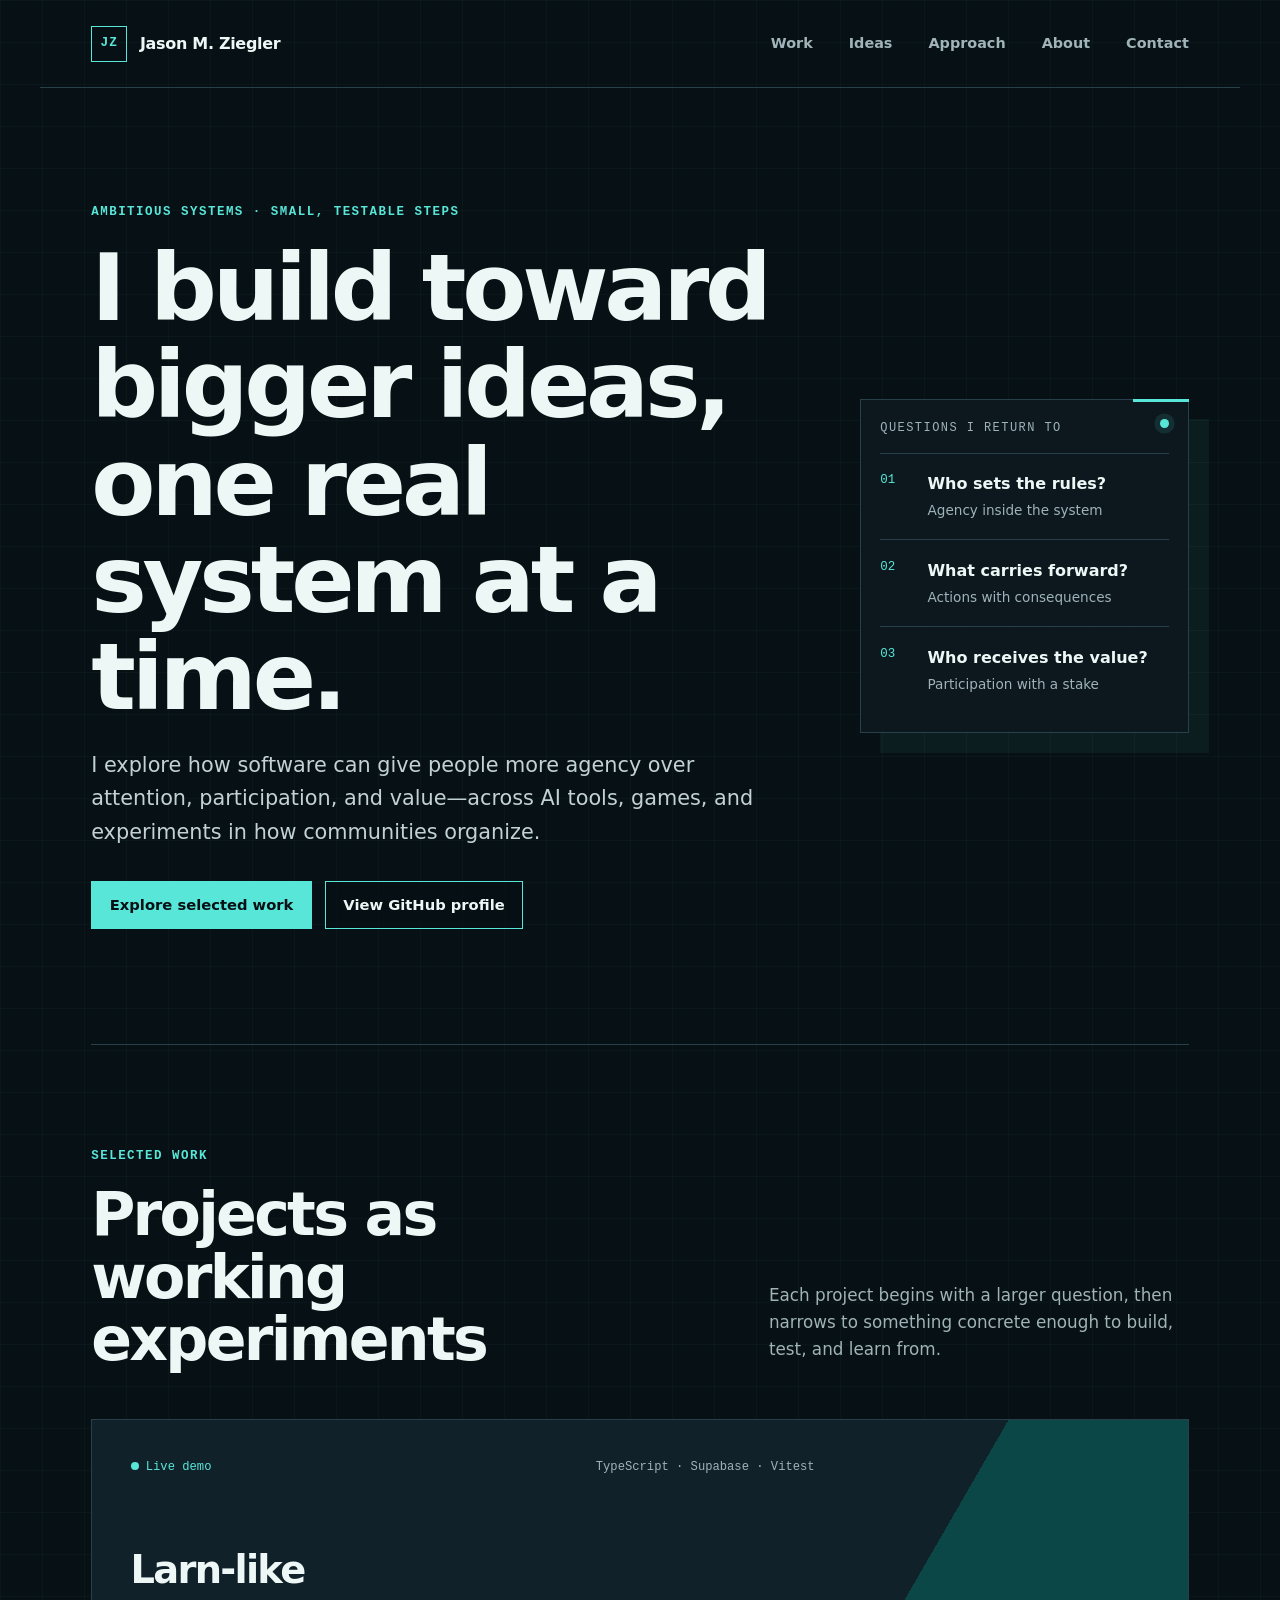
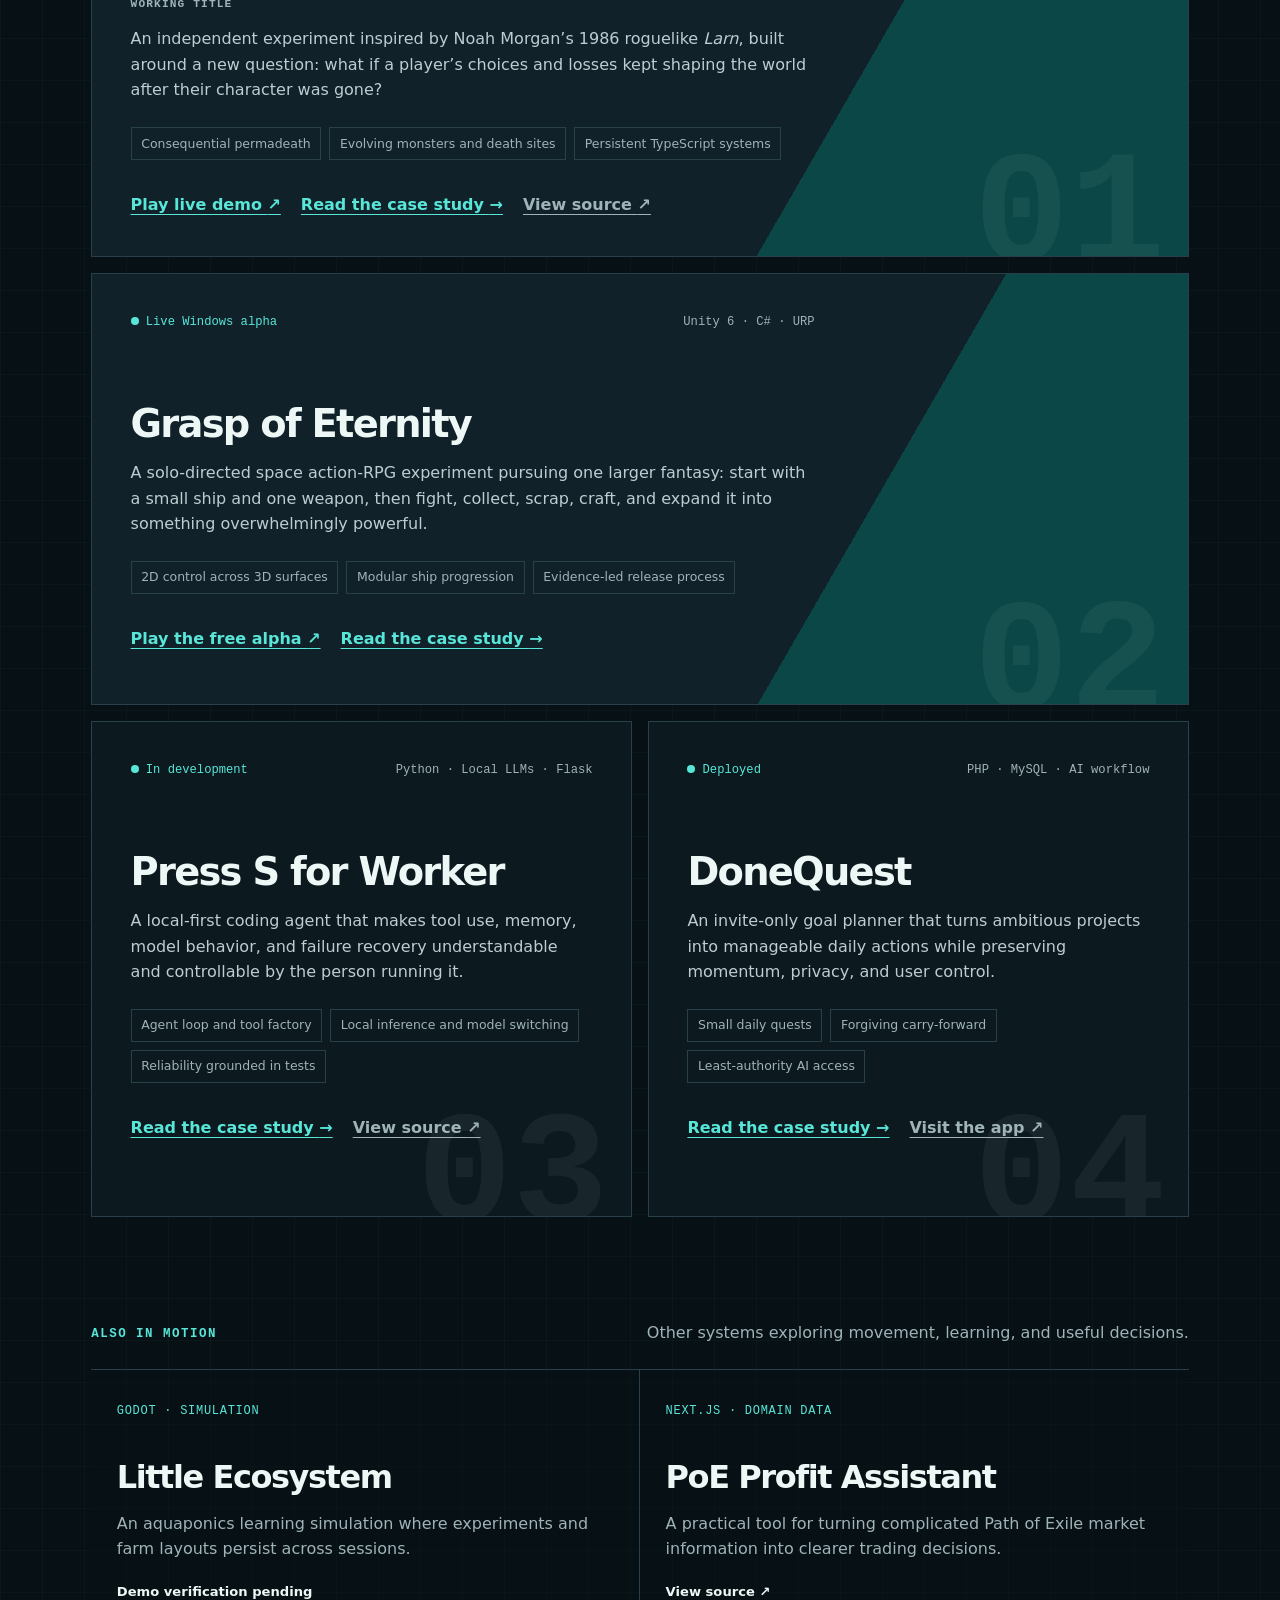
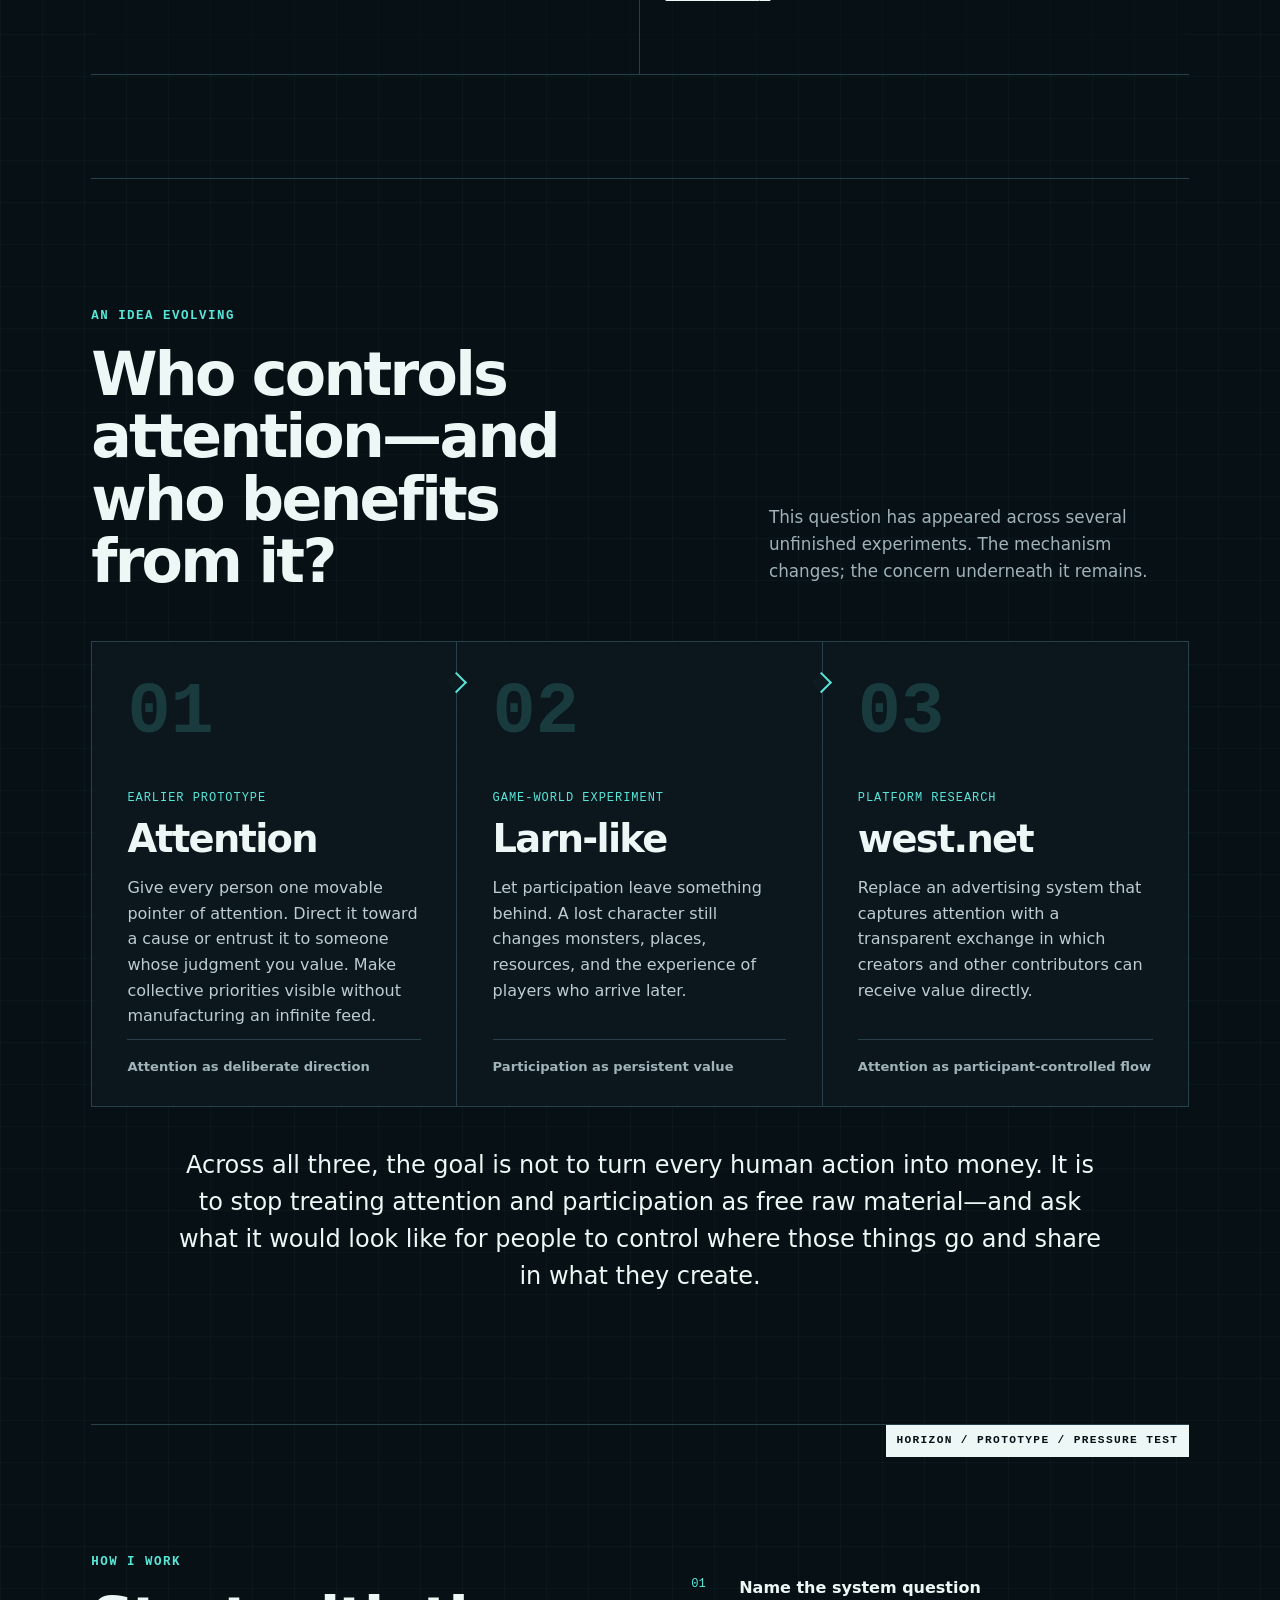
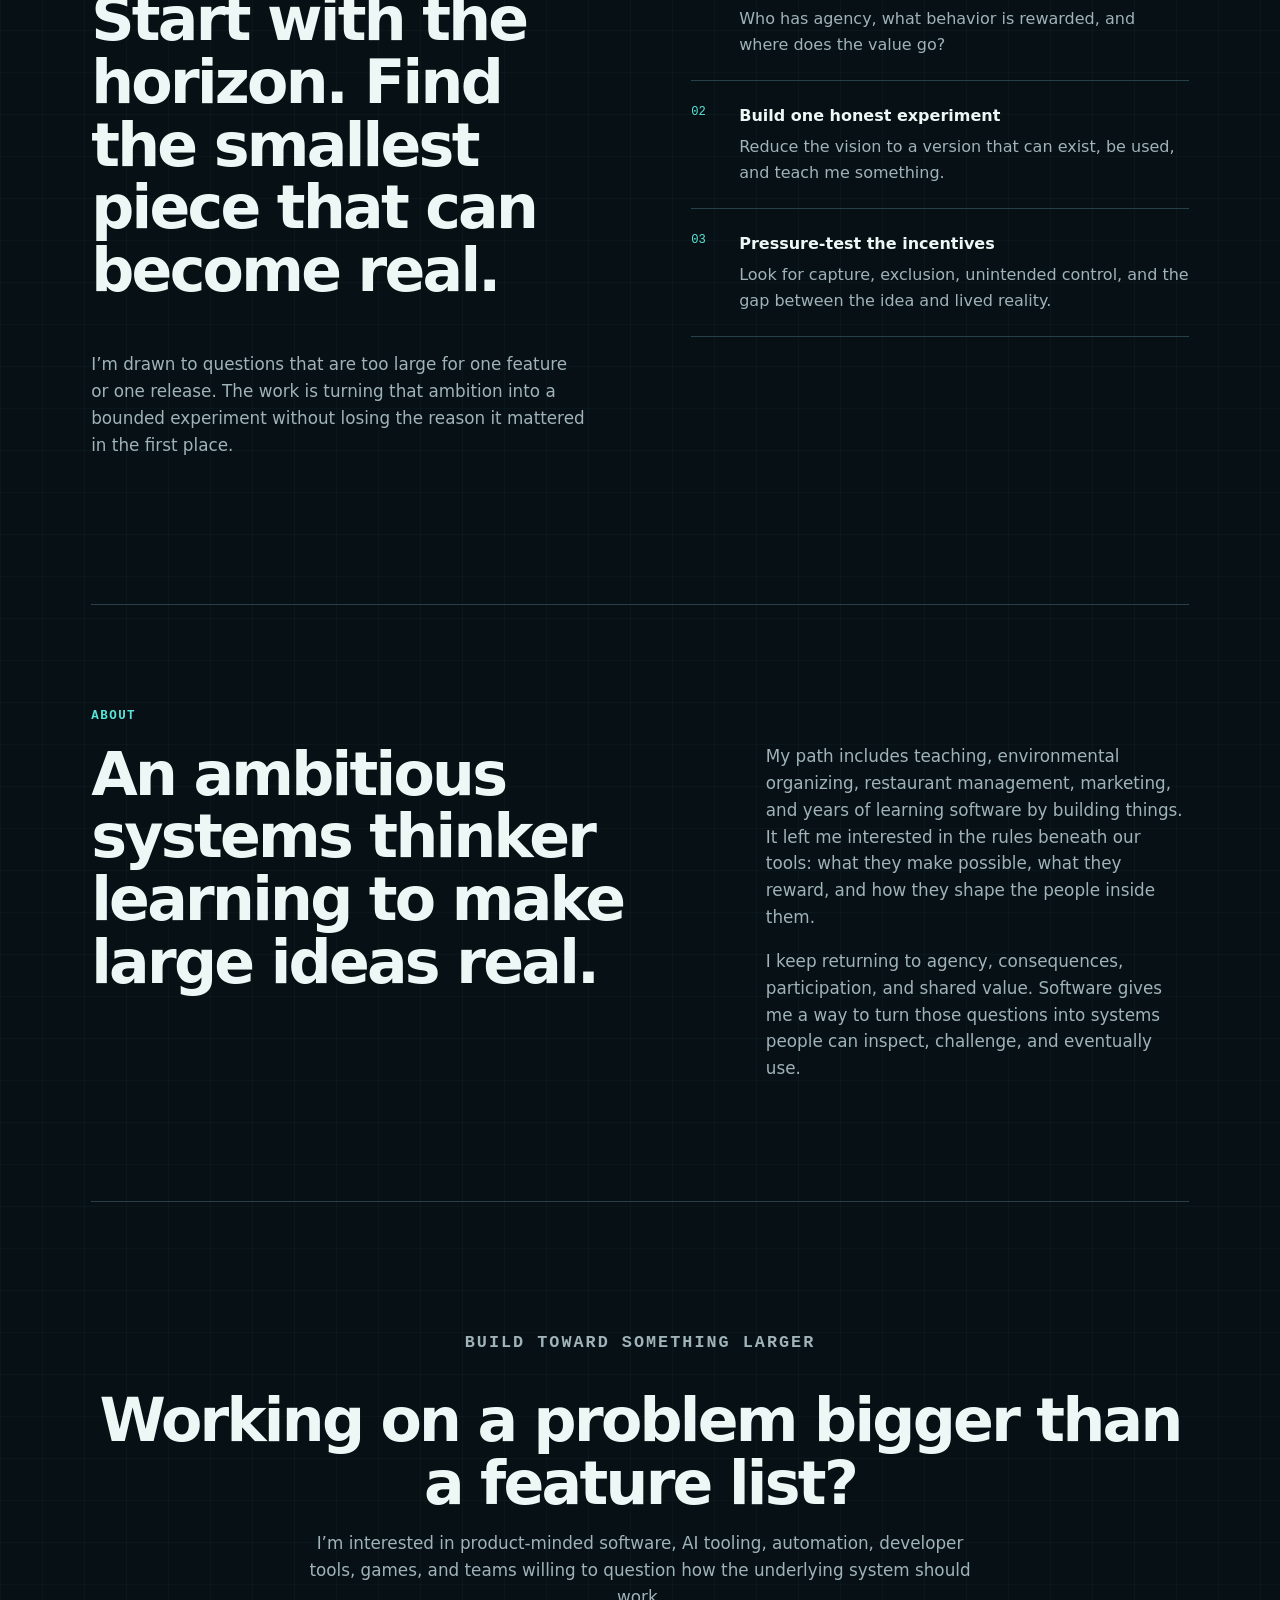
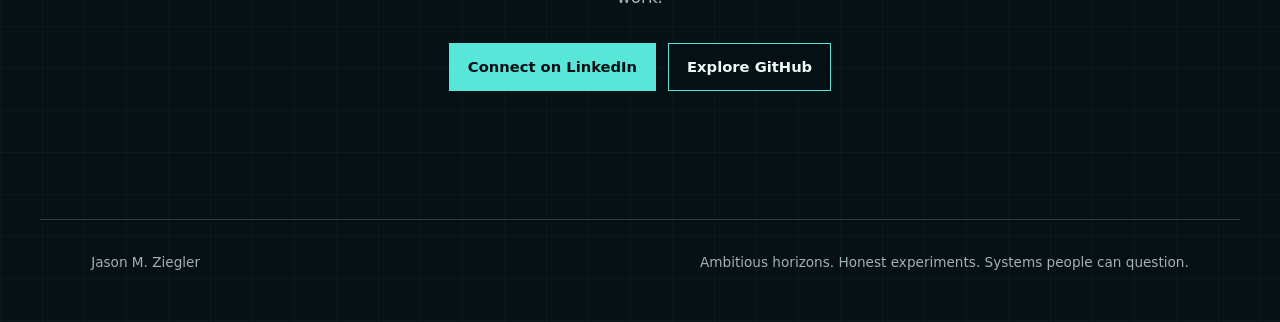
<file: index.html>
<!doctype html>
<html lang="en">
<head>
  <meta charset="utf-8">
  <meta name="viewport" content="width=device-width, initial-scale=1">
  <meta name="description" content="Jason M. Ziegler builds ambitious systems exploring agency, participation, and shared value.">
  <meta name="theme-color" content="#071014">
  <title>Jason M. Ziegler — Ambitious systems, made real</title>
  <link rel="icon" type="image/svg+xml" href="data:image/svg+xml,%3Csvg xmlns='http://www.w3.org/2000/svg' viewBox='0 0 64 64'%3E%3Crect width='64' height='64' rx='12' fill='%23071014'/%3E%3Cpath d='M17 17h30v9H27v8h15v9H27v4H17V17Z' fill='%2358e6d9'/%3E%3C/svg%3E">
  <link rel="stylesheet" href="styles.css?v=4">
</head>
<body>
  <a class="skip-link" href="#work">Skip to selected work</a>

  <header class="site-header">
    <a class="wordmark" href="#top" aria-label="Jason M. Ziegler, home">
      <span class="wordmark-mark" aria-hidden="true">JZ</span>
      <span>Jason M. Ziegler</span>
    </a>
    <nav aria-label="Primary navigation">
      <a href="#work">Work</a>
      <a href="#ideas">Ideas</a>
      <a href="#approach">Approach</a>
      <a href="#about">About</a>
      <a href="#contact">Contact</a>
    </nav>
  </header>

  <main id="top">
    <section class="hero" aria-labelledby="hero-title">
      <div class="hero-copy">
        <p class="eyebrow">Ambitious systems · Small, testable steps</p>
        <h1 id="hero-title">I build toward bigger ideas, one real system at a time.</h1>
        <p class="hero-summary">I explore how software can give people more agency over attention, participation, and value—across AI tools, games, and experiments in how communities organize.</p>
        <div class="hero-actions">
          <a class="button button-primary" href="#work">Explore selected work</a>
          <a class="button button-secondary" href="https://github.com/jasonmziegler">View GitHub profile</a>
        </div>
      </div>

      <aside class="signal-board" aria-label="Questions that guide the work">
        <div class="signal-heading"><span>Questions I return to</span><span class="signal-pulse" aria-hidden="true"></span></div>
        <ul>
          <li><span class="signal-number">01</span><span><strong>Who sets the rules?</strong><small>Agency inside the system</small></span></li>
          <li><span class="signal-number">02</span><span><strong>What carries forward?</strong><small>Actions with consequences</small></span></li>
          <li><span class="signal-number">03</span><span><strong>Who receives the value?</strong><small>Participation with a stake</small></span></li>
        </ul>
      </aside>
    </section>

    <section class="work-section" id="work" aria-labelledby="work-title">
      <div class="section-heading">
        <div><p class="eyebrow">Selected work</p><h2 id="work-title">Projects as working experiments</h2></div>
        <p>Each project begins with a larger question, then narrows to something concrete enough to build, test, and learn from.</p>
      </div>

      <div class="project-grid">
        <article class="project-card project-card-featured">
          <div class="project-meta"><span class="status status-active">Live demo</span><span>TypeScript · Supabase · Vitest</span></div>
          <div class="project-index" aria-hidden="true">01</div>
          <h3>Larn-like <small class="working-title">working title</small></h3>
          <p>An independent experiment inspired by Noah Morgan’s 1986 roguelike <cite>Larn</cite>, built around a new question: what if a player’s choices and losses kept shaping the world after their character was gone?</p>
          <ul class="project-proof" aria-label="Project highlights">
            <li>Consequential permadeath</li><li>Evolving monsters and death sites</li><li>Persistent TypeScript systems</li>
          </ul>
          <div class="project-links">
            <a class="text-link" href="https://larn-like.vercel.app/">Play live demo <span aria-hidden="true">↗</span></a>
            <a class="text-link" href="larn-like.html">Read the case study <span aria-hidden="true">→</span></a>
            <a class="text-link text-link-muted" href="https://github.com/jasonmziegler/larn-like">View source <span aria-hidden="true">↗</span></a>
          </div>
        </article>

        <article class="project-card project-card-featured">
          <div class="project-meta"><span class="status status-active">Live Windows alpha</span><span>Unity 6 · C# · URP</span></div>
          <div class="project-index" aria-hidden="true">02</div>
          <h3>Grasp of Eternity</h3>
          <p>A solo-directed space action-RPG experiment pursuing one larger fantasy: start with a small ship and one weapon, then fight, collect, scrap, craft, and expand it into something overwhelmingly powerful.</p>
          <ul class="project-proof" aria-label="Project highlights">
            <li>2D control across 3D surfaces</li><li>Modular ship progression</li><li>Evidence-led release process</li>
          </ul>
          <div class="project-links">
            <a class="text-link" href="https://graspofeternity.com/">Play the free alpha <span aria-hidden="true">↗</span></a>
            <a class="text-link" href="grasp-of-eternity.html">Read the case study <span aria-hidden="true">→</span></a>
          </div>
        </article>

        <article class="project-card">
          <div class="project-meta"><span class="status status-active">In development</span><span>Python · Local LLMs · Flask</span></div>
          <div class="project-index" aria-hidden="true">03</div>
          <h3>Press S for Worker</h3>
          <p>A local-first coding agent that makes tool use, memory, model behavior, and failure recovery understandable and controllable by the person running it.</p>
          <ul class="project-proof" aria-label="Project highlights">
            <li>Agent loop and tool factory</li><li>Local inference and model switching</li><li>Reliability grounded in tests</li>
          </ul>
          <div class="project-links">
            <a class="text-link" href="press-s-for-worker.html">Read the case study <span aria-hidden="true">→</span></a>
            <a class="text-link text-link-muted" href="https://github.com/jasonmziegler/press-s-for-worker/tree/safety/desktop-state-2026-09-26">View source <span aria-hidden="true">↗</span></a>
          </div>
        </article>

        <article class="project-card">
          <div class="project-meta"><span class="status status-active">Deployed</span><span>PHP · MySQL · AI workflow</span></div>
          <div class="project-index" aria-hidden="true">04</div>
          <h3>DoneQuest</h3>
          <p>An invite-only goal planner that turns ambitious projects into manageable daily actions while preserving momentum, privacy, and user control.</p>
          <ul class="project-proof" aria-label="Project highlights">
            <li>Small daily quests</li><li>Forgiving carry-forward</li><li>Least-authority AI access</li>
          </ul>
          <div class="project-links">
            <a class="text-link" href="donequest.html">Read the case study <span aria-hidden="true">→</span></a>
            <a class="text-link text-link-muted" href="https://goals.jasonmziegler.tech">Visit the app <span aria-hidden="true">↗</span></a>
          </div>
        </article>
      </div>

      <div class="supporting-heading">
        <p class="eyebrow">Also in motion</p>
        <p>Other systems exploring movement, learning, and useful decisions.</p>
      </div>
      <div class="supporting-grid supporting-grid-two">
        <article><span>Godot · Simulation</span><h3>Little Ecosystem</h3><p>An aquaponics learning simulation where experiments and farm layouts persist across sessions.</p><strong>Demo verification pending</strong></article>
        <article><span>Next.js · Domain data</span><h3>PoE Profit Assistant</h3><p>A practical tool for turning complicated Path of Exile market information into clearer trading decisions.</p><a href="https://github.com/jasonmziegler/poe-profit-assistant">View source <span aria-hidden="true">↗</span></a></article>
      </div>
    </section>

    <section class="ideas-section" id="ideas" aria-labelledby="ideas-title">
      <div class="section-heading">
        <div><p class="eyebrow">An idea evolving</p><h2 id="ideas-title">Who controls attention—and who benefits from it?</h2></div>
        <p>This question has appeared across several unfinished experiments. The mechanism changes; the concern underneath it remains.</p>
      </div>

      <div class="lineage" aria-label="Evolution from Attention to Larn-like to west.net">
        <article>
          <div class="lineage-number">01</div>
          <p class="lineage-type">Earlier prototype</p>
          <h3>Attention</h3>
          <p>Give every person one movable pointer of attention. Direct it toward a cause or entrust it to someone whose judgment you value. Make collective priorities visible without manufacturing an infinite feed.</p>
          <span>Attention as deliberate direction</span>
        </article>
        <article>
          <div class="lineage-number">02</div>
          <p class="lineage-type">Game-world experiment</p>
          <h3>Larn-like</h3>
          <p>Let participation leave something behind. A lost character still changes monsters, places, resources, and the experience of players who arrive later.</p>
          <span>Participation as persistent value</span>
        </article>
        <article>
          <div class="lineage-number">03</div>
          <p class="lineage-type">Platform research</p>
          <h3>west.net</h3>
          <p>Replace an advertising system that captures attention with a transparent exchange in which creators and other contributors can receive value directly.</p>
          <span>Attention as participant-controlled flow</span>
        </article>
      </div>

      <p class="lineage-thesis">Across all three, the goal is not to turn every human action into money. It is to stop treating attention and participation as free raw material—and ask what it would look like for people to control where those things go and share in what they create.</p>
    </section>

    <section class="approach-section" id="approach" aria-labelledby="approach-title">
      <div class="section-marker" aria-hidden="true">HORIZON / PROTOTYPE / PRESSURE TEST</div>
      <div class="approach-copy">
        <p class="eyebrow">How I work</p>
        <h2 id="approach-title">Start with the horizon. Find the smallest piece that can become real.</h2>
        <p>I’m drawn to questions that are too large for one feature or one release. The work is turning that ambition into a bounded experiment without losing the reason it mattered in the first place.</p>
      </div>
      <ol class="approach-steps">
        <li><span>01</span><strong>Name the system question</strong><p>Who has agency, what behavior is rewarded, and where does the value go?</p></li>
        <li><span>02</span><strong>Build one honest experiment</strong><p>Reduce the vision to a version that can exist, be used, and teach me something.</p></li>
        <li><span>03</span><strong>Pressure-test the incentives</strong><p>Look for capture, exclusion, unintended control, and the gap between the idea and lived reality.</p></li>
      </ol>
    </section>

    <section class="about-section" id="about" aria-labelledby="about-title">
      <p class="eyebrow">About</p>
      <div class="about-grid">
        <h2 id="about-title">An ambitious systems thinker learning to make large ideas real.</h2>
        <div>
          <p>My path includes teaching, environmental organizing, restaurant management, marketing, and years of learning software by building things. It left me interested in the rules beneath our tools: what they make possible, what they reward, and how they shape the people inside them.</p>
          <p>I keep returning to agency, consequences, participation, and shared value. Software gives me a way to turn those questions into systems people can inspect, challenge, and eventually use.</p>
        </div>
      </div>
    </section>

    <section class="contact-section" id="contact" aria-labelledby="contact-title">
      <p class="eyebrow">Build toward something larger</p>
      <h2 id="contact-title">Working on a problem bigger than a feature list?</h2>
      <p>I’m interested in product-minded software, AI tooling, automation, developer tools, games, and teams willing to question how the underlying system should work.</p>
      <div class="contact-links">
        <a class="button button-primary" href="https://www.linkedin.com/in/jason-ziegler-4576523b/">Connect on LinkedIn</a>
        <a class="button button-secondary" href="https://github.com/jasonmziegler">Explore GitHub</a>
      </div>
    </section>
  </main>

  <footer><span>Jason M. Ziegler</span><span>Ambitious horizons. Honest experiments. Systems people can question.</span></footer>
</body>
</html>
</file>
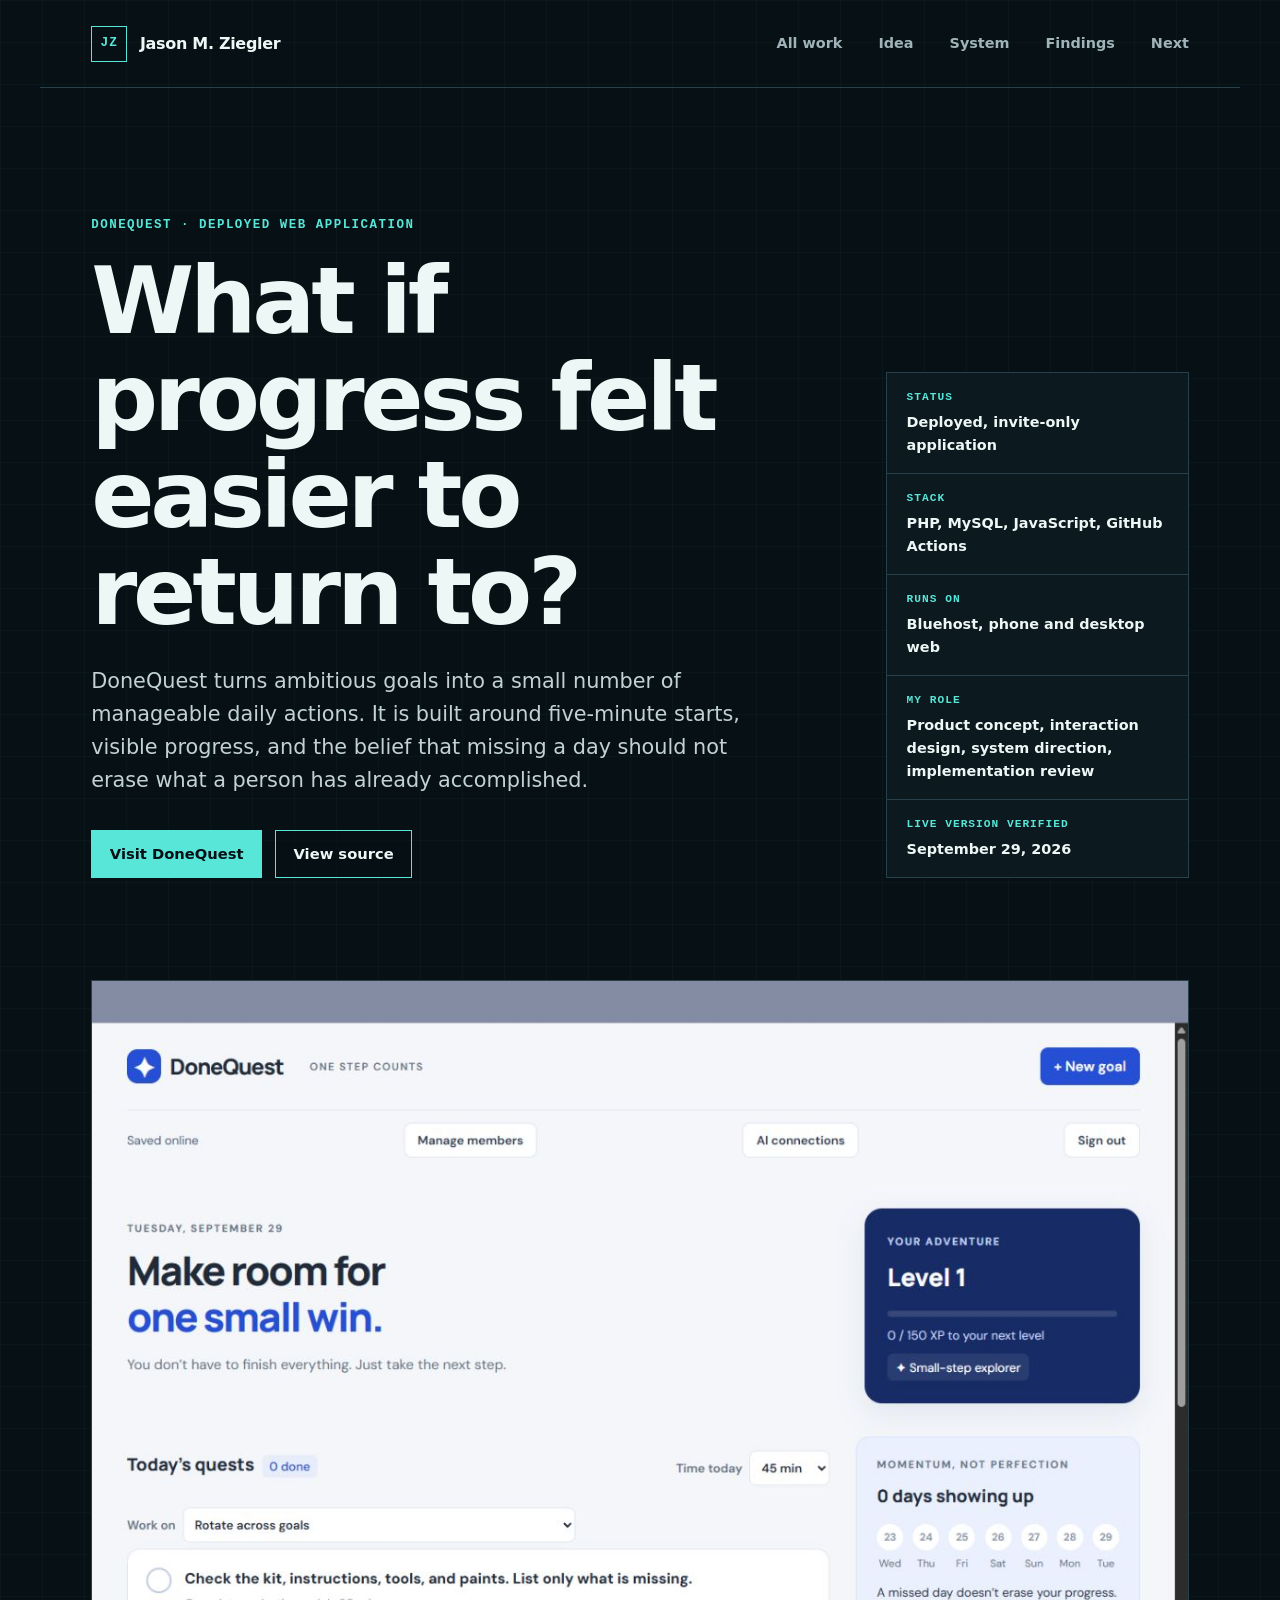
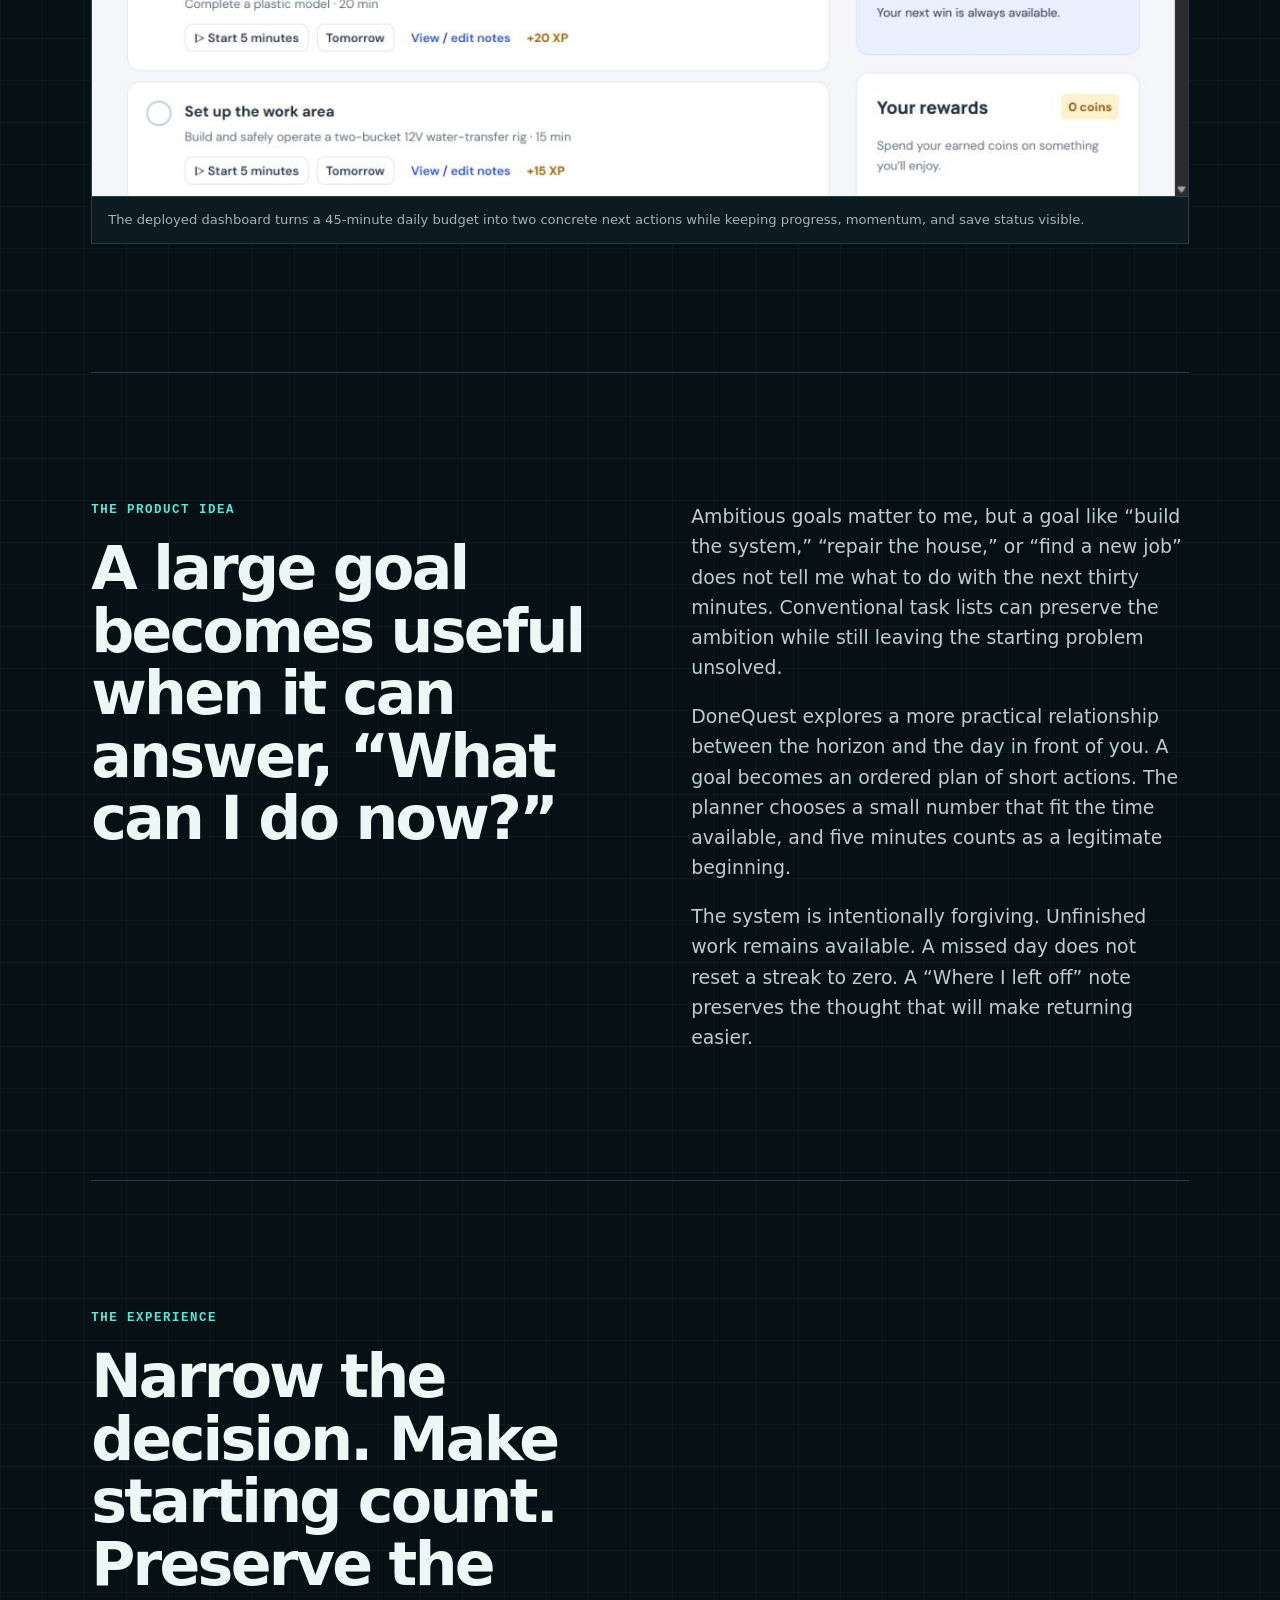
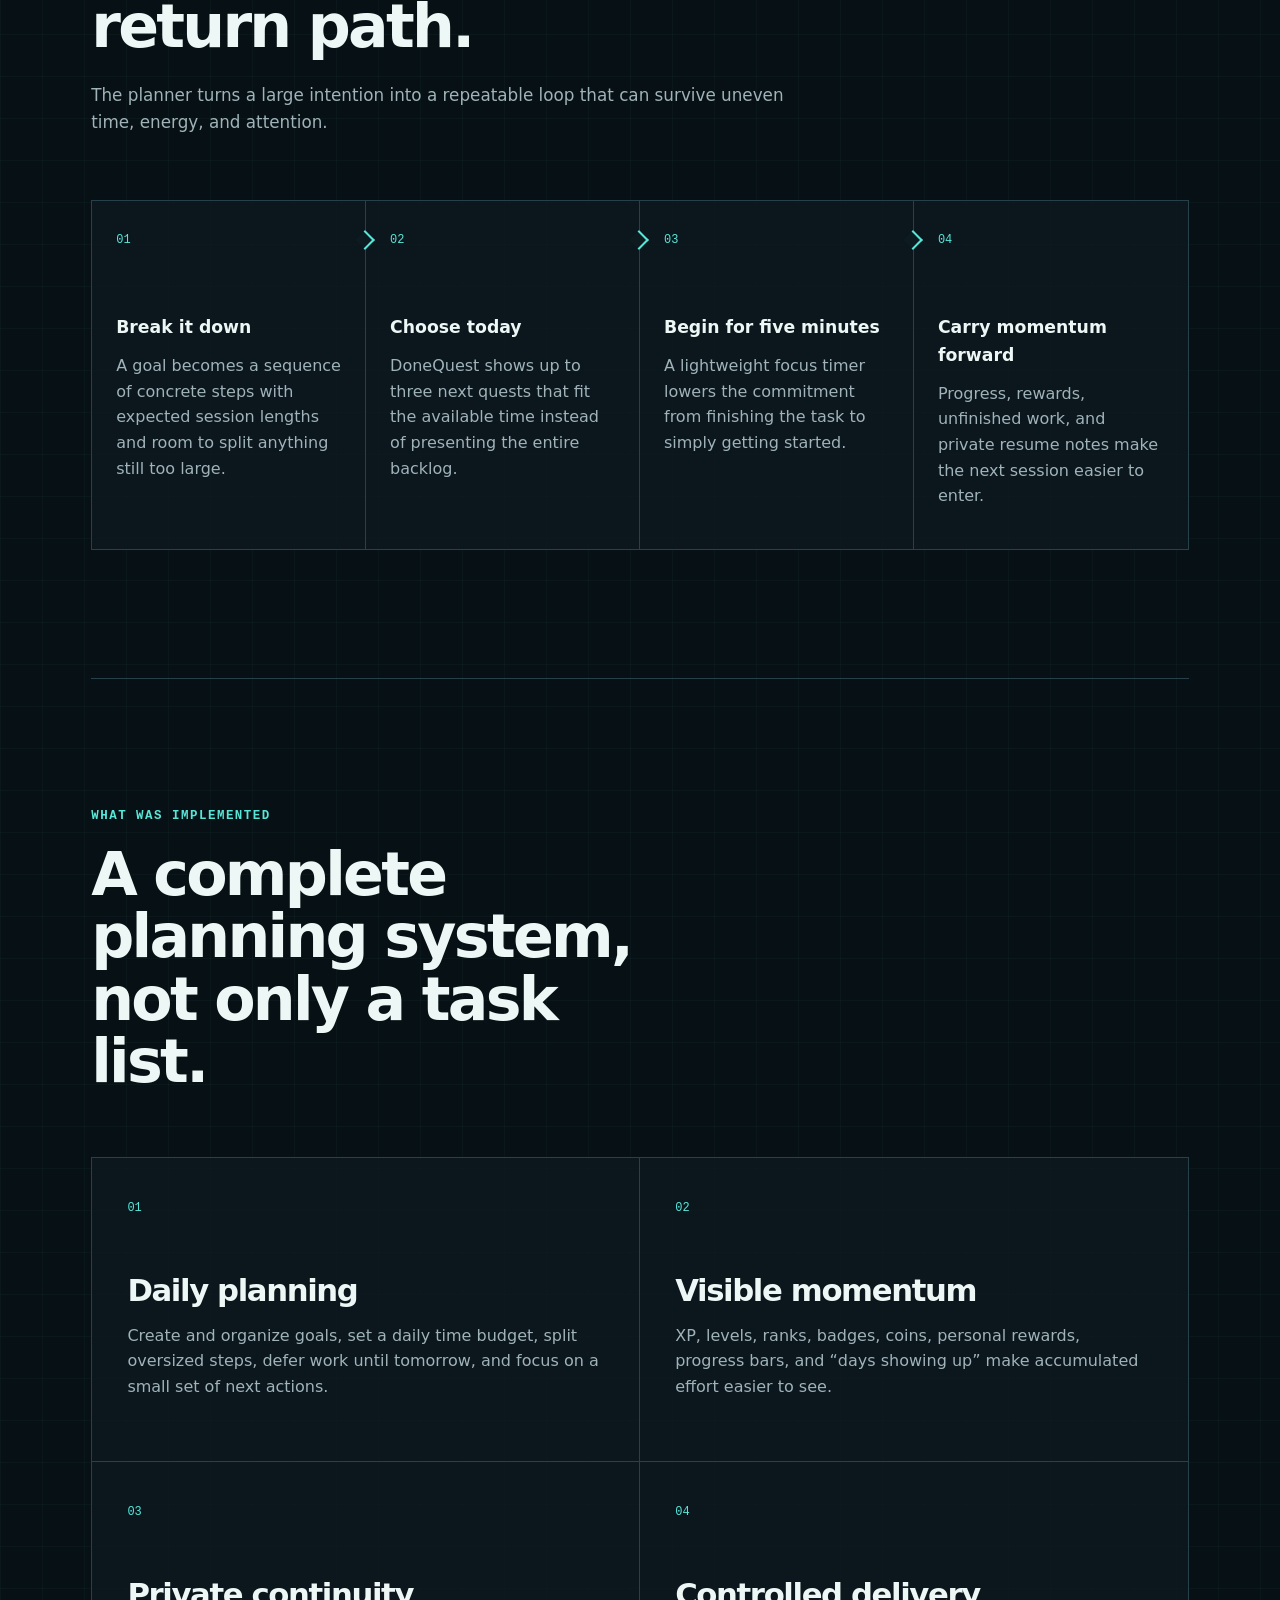
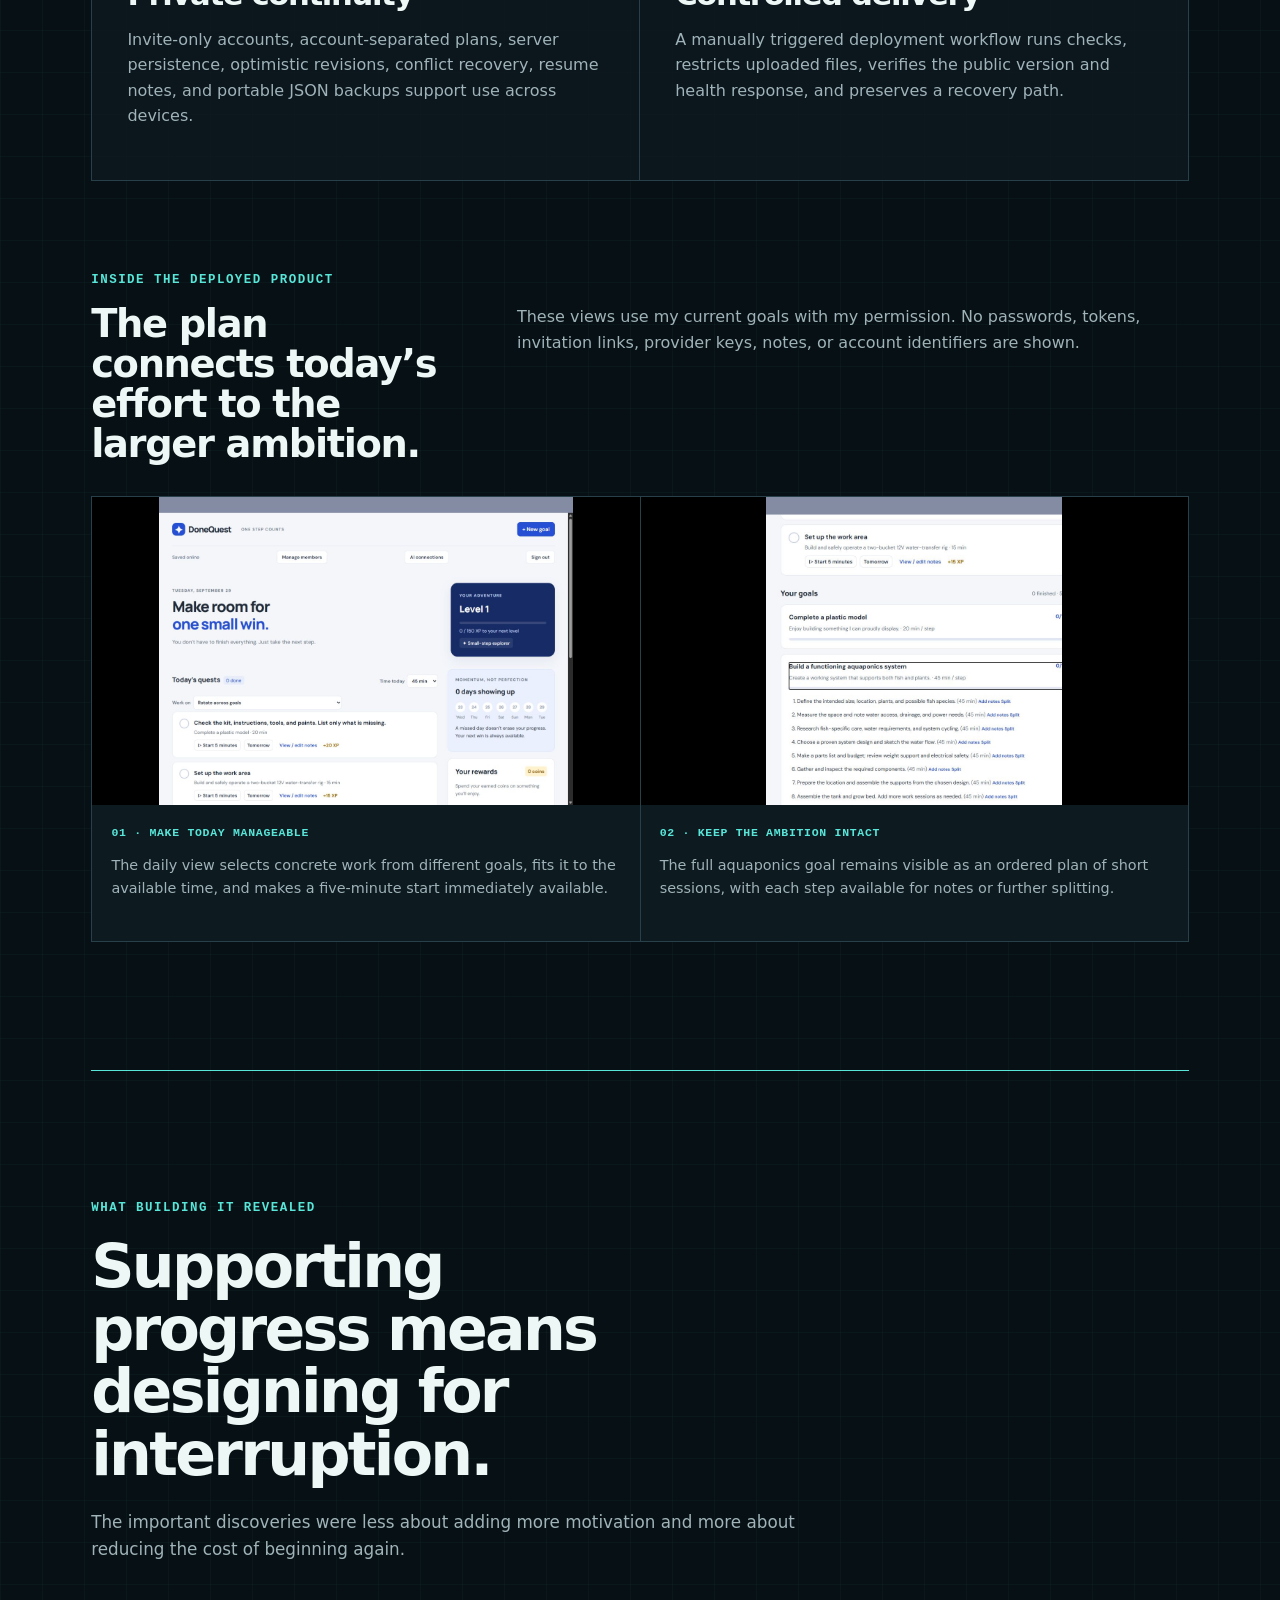
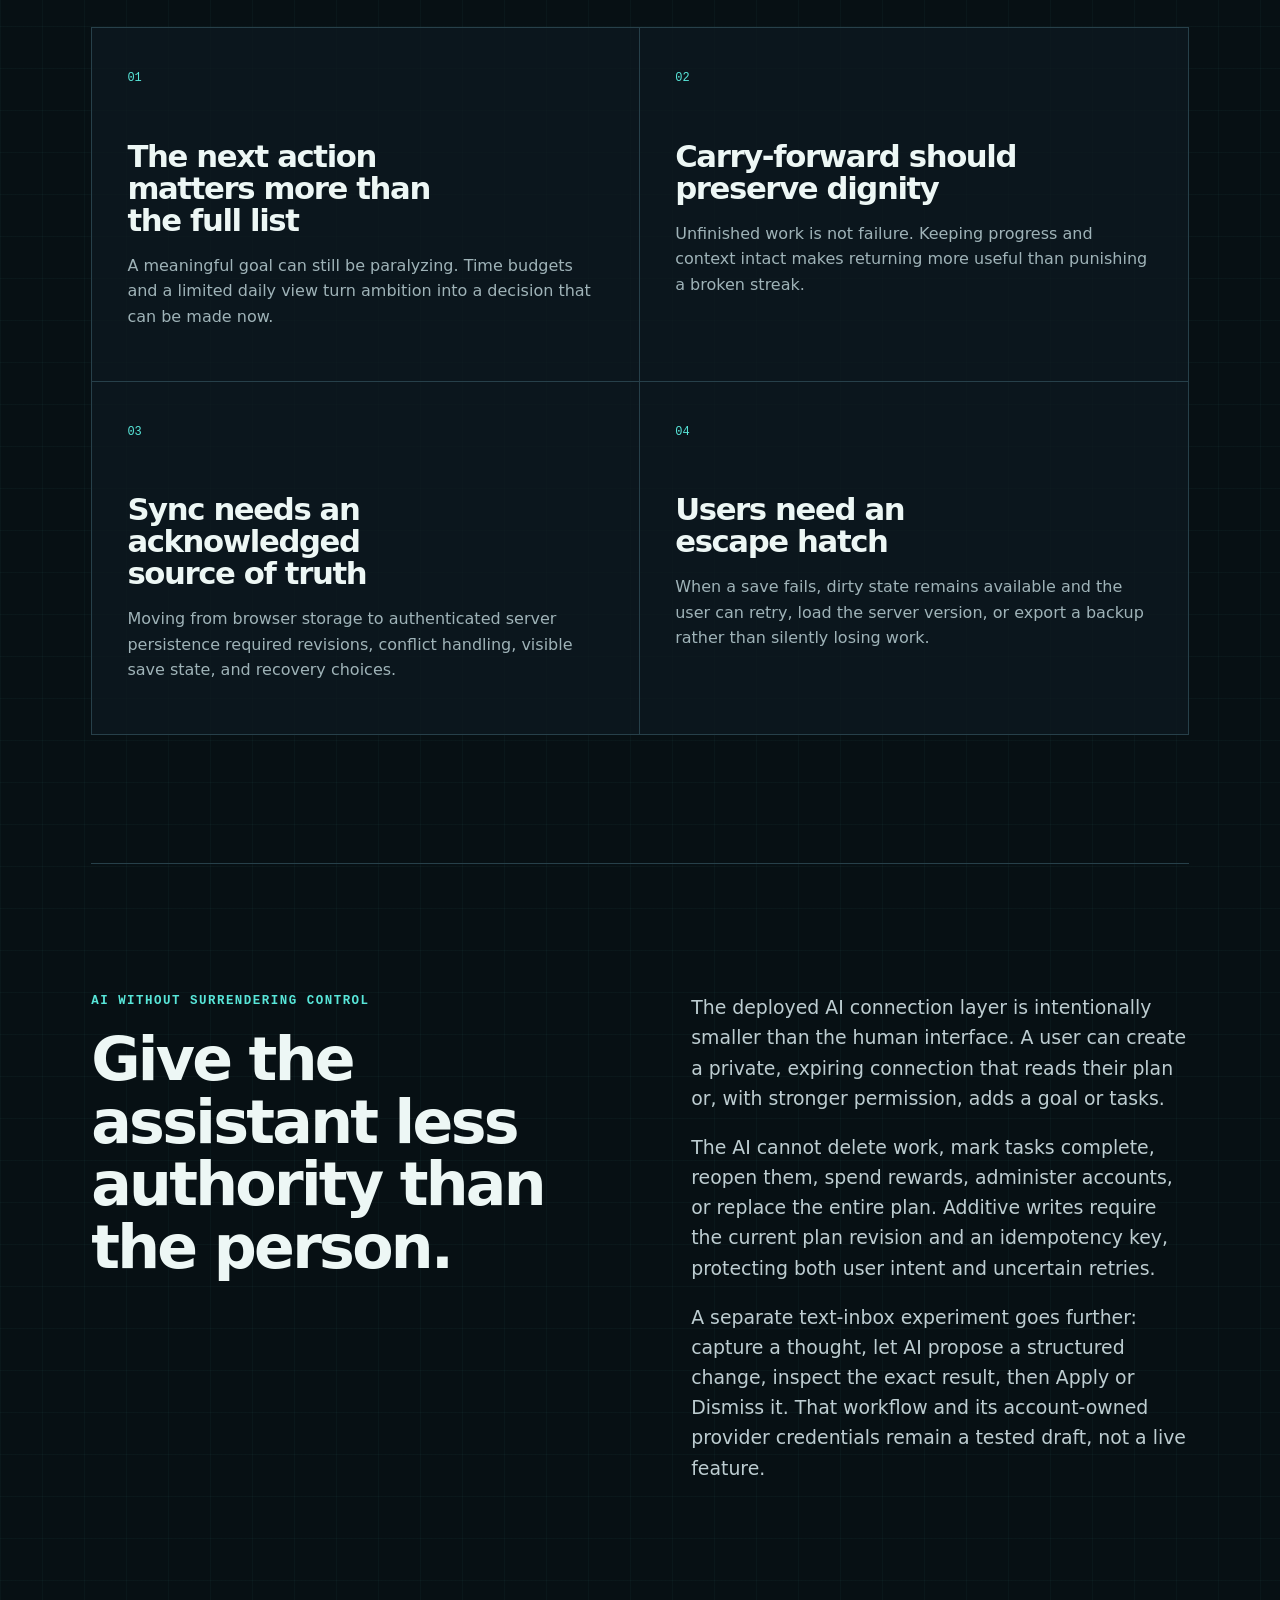
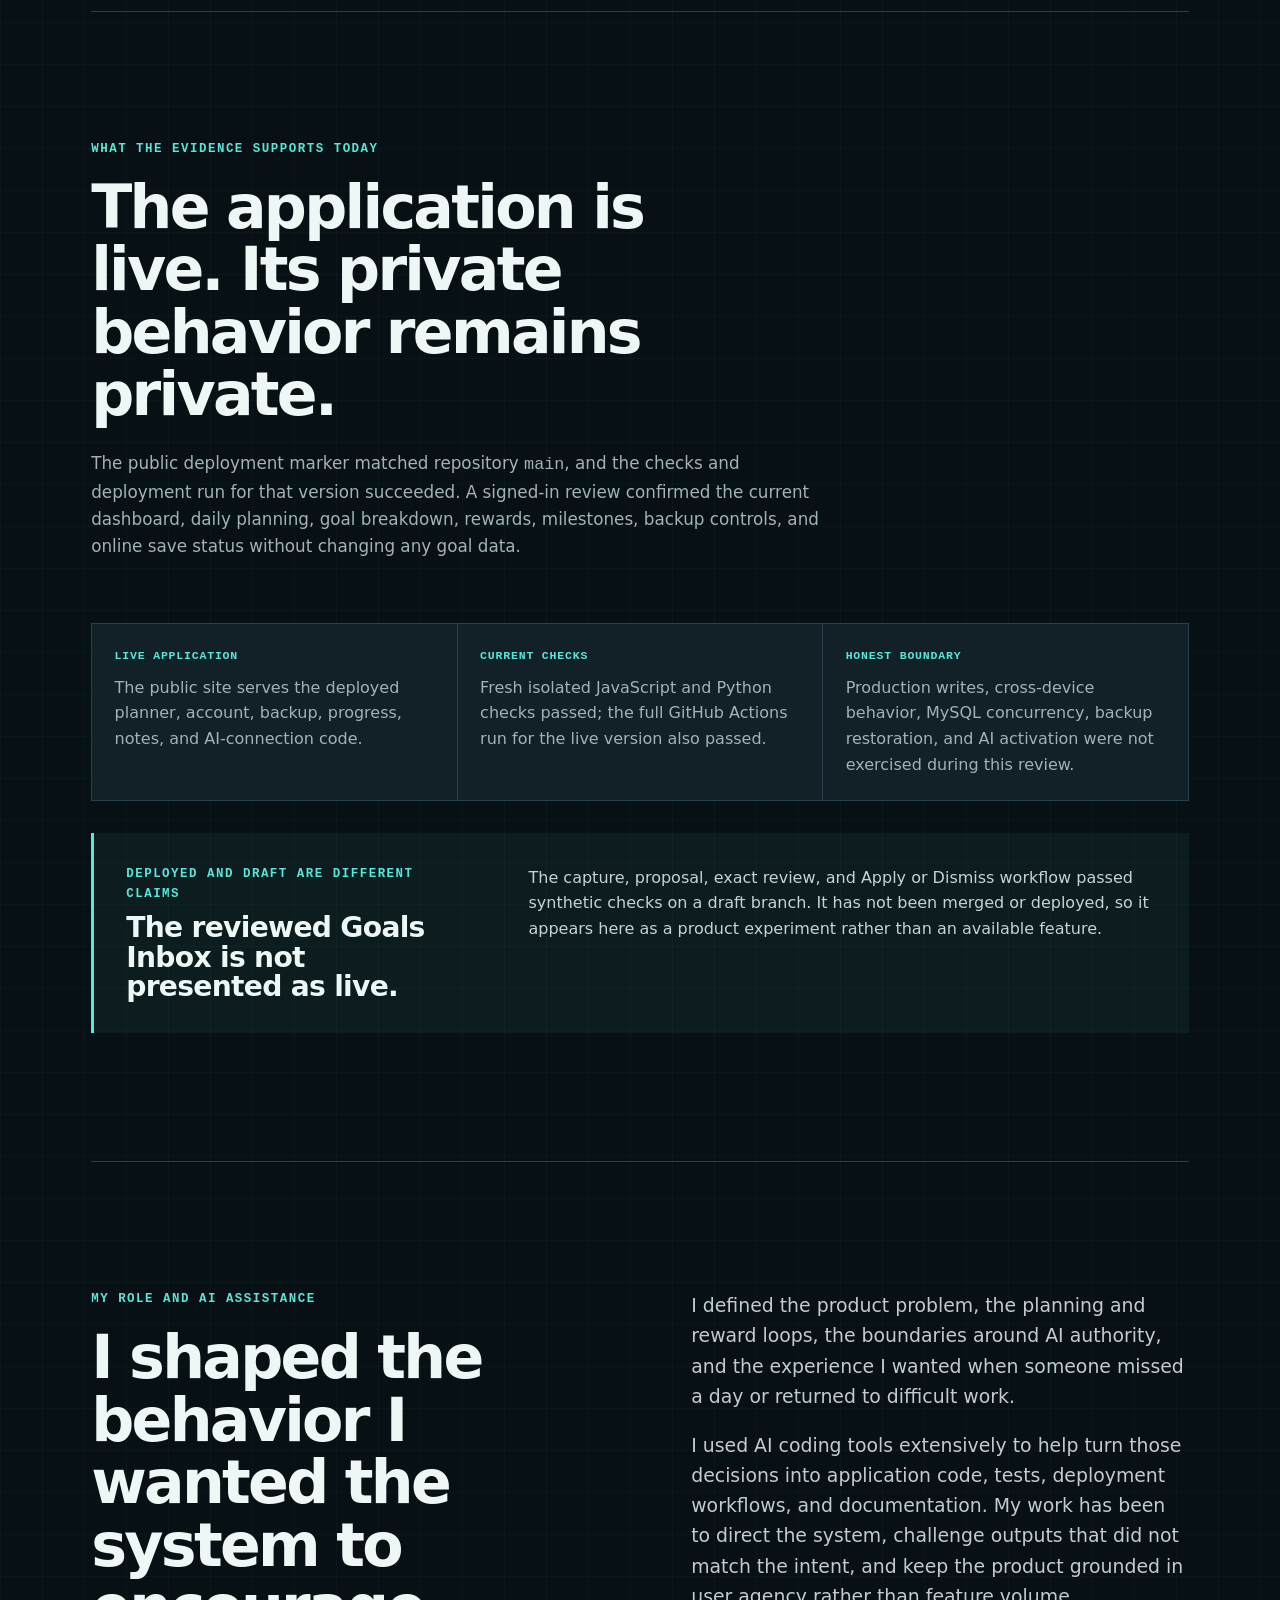
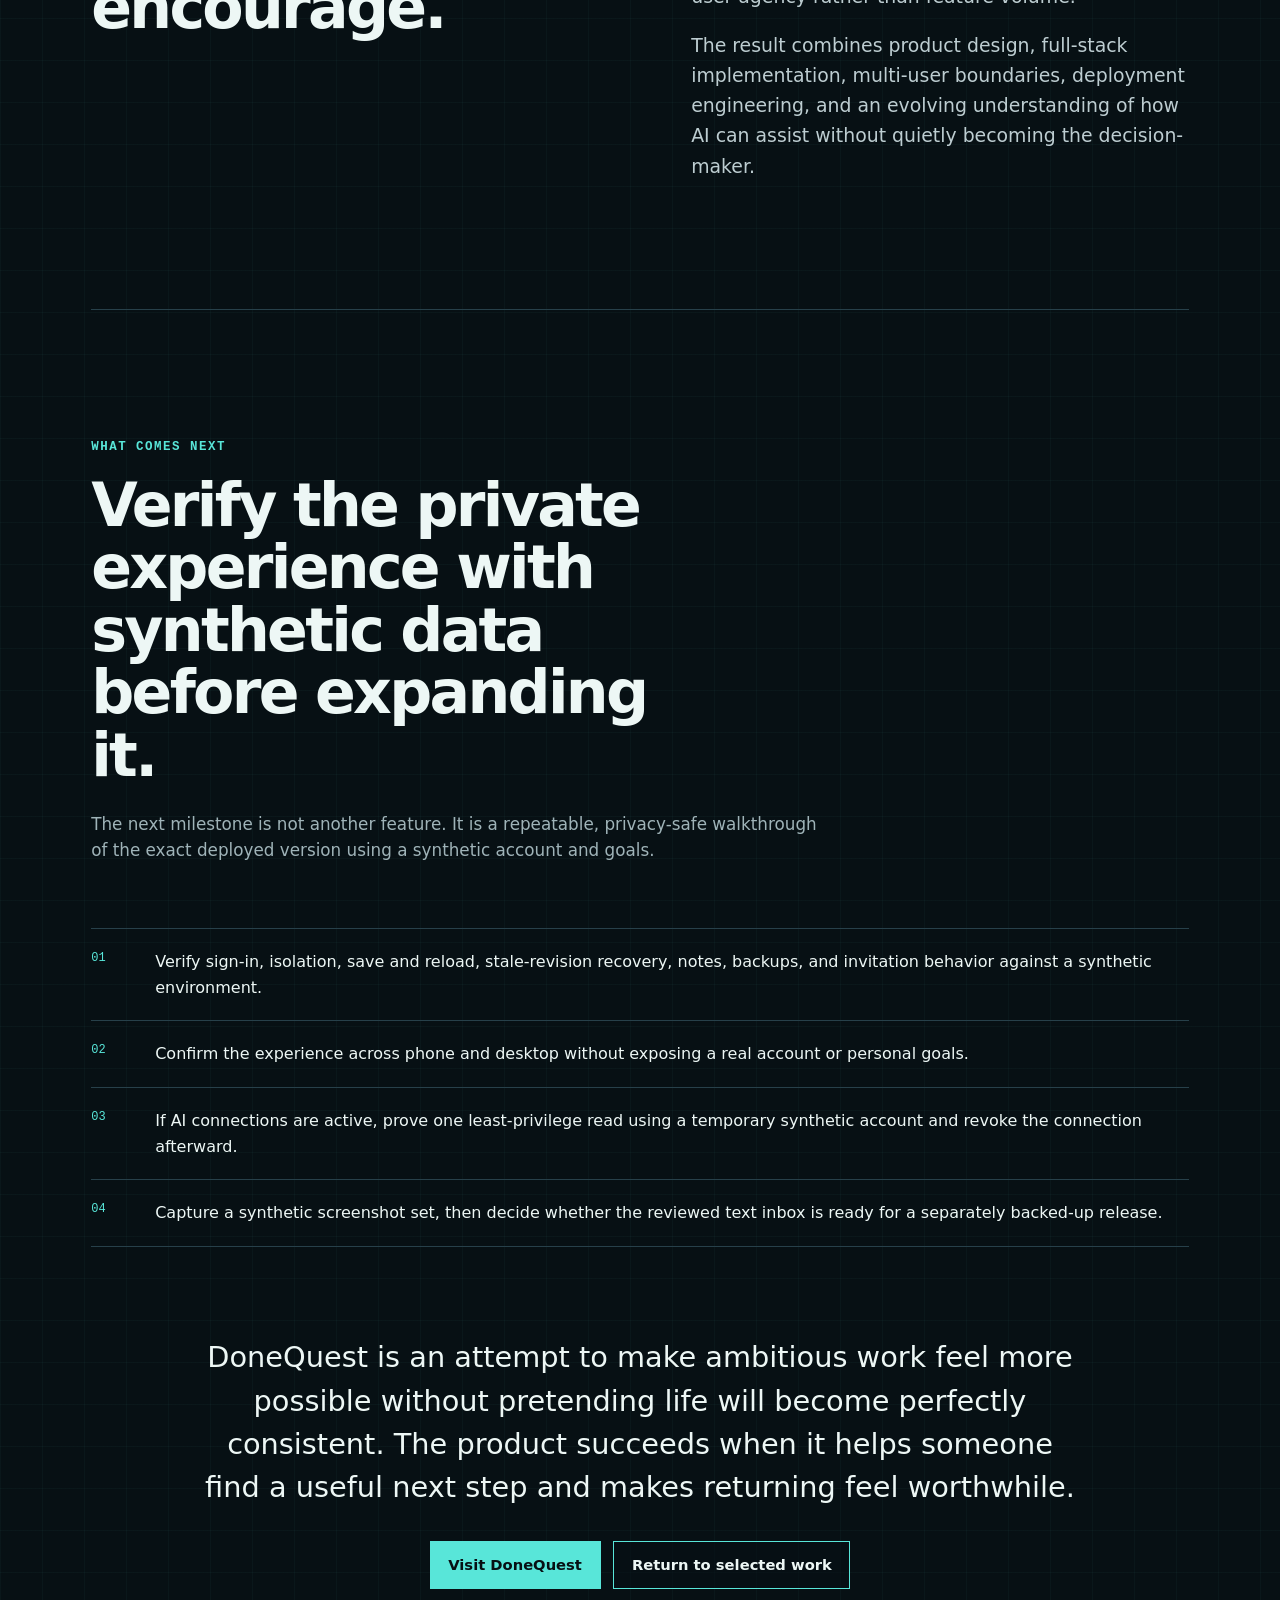
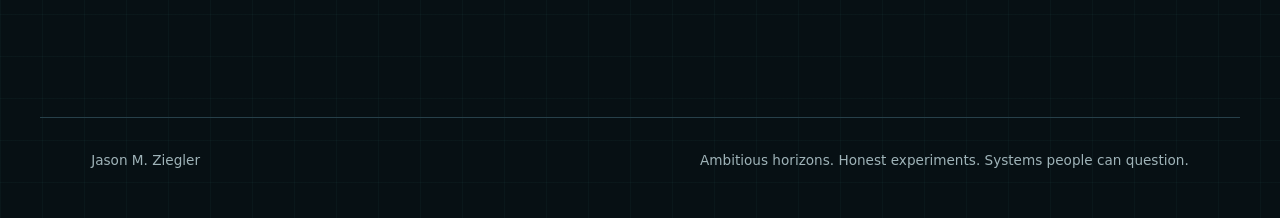
<file: donequest.html>
<!doctype html>
<html lang="en">
<head>
  <meta charset="utf-8">
  <meta name="viewport" content="width=device-width, initial-scale=1">
  <meta name="description" content="How Jason M. Ziegler built DoneQuest to turn ambitious goals into manageable daily actions while preserving momentum and user control.">
  <meta name="theme-color" content="#071014">
  <title>DoneQuest case study | Jason M. Ziegler</title>
  <link rel="icon" type="image/svg+xml" href="data:image/svg+xml,%3Csvg xmlns='http://www.w3.org/2000/svg' viewBox='0 0 64 64'%3E%3Crect width='64' height='64' rx='12' fill='%23071014'/%3E%3Cpath d='M17 17h30v9H27v8h15v9H27v4H17V17Z' fill='%2358e6d9'/%3E%3C/svg%3E">
  <link rel="stylesheet" href="styles.css?v=4">
</head>
<body class="case-study-page">
  <a class="skip-link" href="#case-study">Skip to case study</a>

  <header class="site-header">
    <a class="wordmark" href="index.html" aria-label="Jason M. Ziegler, home">
      <span class="wordmark-mark" aria-hidden="true">JZ</span>
      <span>Jason M. Ziegler</span>
    </a>
    <nav aria-label="Case study navigation">
      <a href="index.html#work">All work</a>
      <a href="#idea">Idea</a>
      <a href="#system">System</a>
      <a href="#findings">Findings</a>
      <a href="#next">Next</a>
    </nav>
  </header>

  <main id="case-study">
    <section class="case-hero" aria-labelledby="case-title">
      <div>
        <p class="eyebrow">DoneQuest · Deployed web application</p>
        <h1 id="case-title">What if progress felt easier to return to?</h1>
        <p class="hero-summary">DoneQuest turns ambitious goals into a small number of manageable daily actions. It is built around five-minute starts, visible progress, and the belief that missing a day should not erase what a person has already accomplished.</p>
        <div class="hero-actions">
          <a class="button button-primary" href="https://goals.jasonmziegler.tech">Visit DoneQuest</a>
          <a class="button button-secondary" href="https://github.com/jasonmziegler/donequest">View source</a>
        </div>
      </div>
      <aside class="case-facts" aria-label="Project facts">
        <p><span>Status</span><strong>Deployed, invite-only application</strong></p>
        <p><span>Stack</span><strong>PHP, MySQL, JavaScript, GitHub Actions</strong></p>
        <p><span>Runs on</span><strong>Bluehost, phone and desktop web</strong></p>
        <p><span>My role</span><strong>Product concept, interaction design, system direction, implementation review</strong></p>
        <p><span>Live version verified</span><strong>September 29, 2026</strong></p>
      </aside>
    </section>

    <figure class="case-image">
      <img src="assets/donequest-dashboard.png" alt="The signed-in DoneQuest dashboard showing two daily quests, a 45-minute budget, five-minute start buttons, progress level, momentum language, and online save status.">
      <figcaption>The deployed dashboard turns a 45-minute daily budget into two concrete next actions while keeping progress, momentum, and save status visible.</figcaption>
    </figure>

    <section class="case-section case-origin" id="idea" aria-labelledby="idea-title">
      <div class="case-section-heading">
        <p class="eyebrow">The product idea</p>
        <h2 id="idea-title">A large goal becomes useful when it can answer, “What can I do now?”</h2>
      </div>
      <div class="case-prose">
        <p>Ambitious goals matter to me, but a goal like “build the system,” “repair the house,” or “find a new job” does not tell me what to do with the next thirty minutes. Conventional task lists can preserve the ambition while still leaving the starting problem unsolved.</p>
        <p>DoneQuest explores a more practical relationship between the horizon and the day in front of you. A goal becomes an ordered plan of short actions. The planner chooses a small number that fit the time available, and five minutes counts as a legitimate beginning.</p>
        <p>The system is intentionally forgiving. Unfinished work remains available. A missed day does not reset a streak to zero. A “Where I left off” note preserves the thought that will make returning easier.</p>
      </div>
    </section>

    <section class="case-section" id="system" aria-labelledby="system-title">
      <div class="case-section-heading">
        <p class="eyebrow">The experience</p>
        <h2 id="system-title">Narrow the decision. Make starting count. Preserve the return path.</h2>
        <p>The planner turns a large intention into a repeatable loop that can survive uneven time, energy, and attention.</p>
      </div>
      <ol class="system-flow" aria-label="DoneQuest planning loop">
        <li><span>01</span><strong>Break it down</strong><p>A goal becomes a sequence of concrete steps with expected session lengths and room to split anything still too large.</p></li>
        <li><span>02</span><strong>Choose today</strong><p>DoneQuest shows up to three next quests that fit the available time instead of presenting the entire backlog.</p></li>
        <li><span>03</span><strong>Begin for five minutes</strong><p>A lightweight focus timer lowers the commitment from finishing the task to simply getting started.</p></li>
        <li><span>04</span><strong>Carry momentum forward</strong><p>Progress, rewards, unfinished work, and private resume notes make the next session easier to enter.</p></li>
      </ol>
    </section>

    <section class="case-section" aria-labelledby="built-title">
      <div class="case-section-heading">
        <p class="eyebrow">What was implemented</p>
        <h2 id="built-title">A complete planning system, not only a task list.</h2>
      </div>
      <div class="evidence-grid">
        <article><span>01</span><h3>Daily planning</h3><p>Create and organize goals, set a daily time budget, split oversized steps, defer work until tomorrow, and focus on a small set of next actions.</p></article>
        <article><span>02</span><h3>Visible momentum</h3><p>XP, levels, ranks, badges, coins, personal rewards, progress bars, and “days showing up” make accumulated effort easier to see.</p></article>
        <article><span>03</span><h3>Private continuity</h3><p>Invite-only accounts, account-separated plans, server persistence, optimistic revisions, conflict recovery, resume notes, and portable JSON backups support use across devices.</p></article>
        <article><span>04</span><h3>Controlled delivery</h3><p>A manually triggered deployment workflow runs checks, restricts uploaded files, verifies the public version and health response, and preserves a recovery path.</p></article>
      </div>
      <div class="proof-sequence" aria-labelledby="inside-title">
        <div class="proof-sequence-heading">
          <p class="eyebrow">Inside the deployed product</p>
          <h3 id="inside-title">The plan connects today’s effort to the larger ambition.</h3>
          <p>These views use my current goals with my permission. No passwords, tokens, invitation links, provider keys, notes, or account identifiers are shown.</p>
        </div>
        <div class="proof-sequence-grid">
          <figure>
            <a href="assets/donequest-dashboard.png" target="_blank" rel="noopener" aria-label="Open the full-size DoneQuest dashboard screenshot">
              <img src="assets/donequest-dashboard.png" loading="lazy" alt="DoneQuest dashboard showing a 45-minute daily budget, two next quests, five-minute start controls, and visible momentum and progress panels.">
            </a>
            <figcaption><span>01 · Make today manageable</span>The daily view selects concrete work from different goals, fits it to the available time, and makes a five-minute start immediately available.</figcaption>
          </figure>
          <figure>
            <a href="assets/donequest-goal-breakdown.png" target="_blank" rel="noopener" aria-label="Open the full-size DoneQuest goal breakdown screenshot">
              <img src="assets/donequest-goal-breakdown.png" loading="lazy" alt="An expanded DoneQuest aquaponics goal broken into ordered 45-minute actions with controls to add notes or split a step.">
            </a>
            <figcaption><span>02 · Keep the ambition intact</span>The full aquaponics goal remains visible as an ordered plan of short sessions, with each step available for notes or further splitting.</figcaption>
          </figure>
        </div>
      </div>
    </section>

    <section class="case-section verification-section" id="findings" aria-labelledby="findings-title">
      <div class="case-section-heading">
        <p class="eyebrow">What building it revealed</p>
        <h2 id="findings-title">Supporting progress means designing for interruption.</h2>
        <p>The important discoveries were less about adding more motivation and more about reducing the cost of beginning again.</p>
      </div>
      <div class="proof-grid">
        <article><span>01</span><h3>The next action matters more than the full list</h3><p>A meaningful goal can still be paralyzing. Time budgets and a limited daily view turn ambition into a decision that can be made now.</p></article>
        <article><span>02</span><h3>Carry-forward should preserve dignity</h3><p>Unfinished work is not failure. Keeping progress and context intact makes returning more useful than punishing a broken streak.</p></article>
        <article><span>03</span><h3>Sync needs an acknowledged source of truth</h3><p>Moving from browser storage to authenticated server persistence required revisions, conflict handling, visible save state, and recovery choices.</p></article>
        <article><span>04</span><h3>Users need an escape hatch</h3><p>When a save fails, dirty state remains available and the user can retry, load the server version, or export a backup rather than silently losing work.</p></article>
      </div>
    </section>

    <section class="case-section case-origin" aria-labelledby="ai-title">
      <div class="case-section-heading">
        <p class="eyebrow">AI without surrendering control</p>
        <h2 id="ai-title">Give the assistant less authority than the person.</h2>
      </div>
      <div class="case-prose">
        <p>The deployed AI connection layer is intentionally smaller than the human interface. A user can create a private, expiring connection that reads their plan or, with stronger permission, adds a goal or tasks.</p>
        <p>The AI cannot delete work, mark tasks complete, reopen them, spend rewards, administer accounts, or replace the entire plan. Additive writes require the current plan revision and an idempotency key, protecting both user intent and uncertain retries.</p>
        <p>A separate text-inbox experiment goes further: capture a thought, let AI propose a structured change, inspect the exact result, then Apply or Dismiss it. That workflow and its account-owned provider credentials remain a tested draft, not a live feature.</p>
      </div>
    </section>

    <section class="case-section" aria-labelledby="evidence-title">
      <div class="case-section-heading">
        <p class="eyebrow">What the evidence supports today</p>
        <h2 id="evidence-title">The application is live. Its private behavior remains private.</h2>
        <p>The public deployment marker matched repository <code>main</code>, and the checks and deployment run for that version succeeded. A signed-in review confirmed the current dashboard, daily planning, goal breakdown, rewards, milestones, backup controls, and online save status without changing any goal data.</p>
      </div>
      <div class="architecture-band" aria-label="DoneQuest evidence summary">
        <p><span>Live application</span>The public site serves the deployed planner, account, backup, progress, notes, and AI-connection code.</p>
        <p><span>Current checks</span>Fresh isolated JavaScript and Python checks passed; the full GitHub Actions run for the live version also passed.</p>
        <p><span>Honest boundary</span>Production writes, cross-device behavior, MySQL concurrency, backup restoration, and AI activation were not exercised during this review.</p>
      </div>
      <div class="technical-note">
        <div>
          <p class="eyebrow">Deployed and draft are different claims</p>
          <h3>The reviewed Goals Inbox is not presented as live.</h3>
        </div>
        <p>The capture, proposal, exact review, and Apply or Dismiss workflow passed synthetic checks on a draft branch. It has not been merged or deployed, so it appears here as a product experiment rather than an available feature.</p>
      </div>
    </section>

    <section class="case-section collaboration-section" aria-labelledby="role-title">
      <div class="case-section-heading">
        <p class="eyebrow">My role and AI assistance</p>
        <h2 id="role-title">I shaped the behavior I wanted the system to encourage.</h2>
      </div>
      <div class="case-prose">
        <p>I defined the product problem, the planning and reward loops, the boundaries around AI authority, and the experience I wanted when someone missed a day or returned to difficult work.</p>
        <p>I used AI coding tools extensively to help turn those decisions into application code, tests, deployment workflows, and documentation. My work has been to direct the system, challenge outputs that did not match the intent, and keep the product grounded in user agency rather than feature volume.</p>
        <p>The result combines product design, full-stack implementation, multi-user boundaries, deployment engineering, and an evolving understanding of how AI can assist without quietly becoming the decision-maker.</p>
      </div>
    </section>

    <section class="case-section" id="next" aria-labelledby="next-title">
      <div class="case-section-heading">
        <p class="eyebrow">What comes next</p>
        <h2 id="next-title">Verify the private experience with synthetic data before expanding it.</h2>
        <p>The next milestone is not another feature. It is a repeatable, privacy-safe walkthrough of the exact deployed version using a synthetic account and goals.</p>
      </div>
      <ul class="next-list">
        <li><span>01</span><p>Verify sign-in, isolation, save and reload, stale-revision recovery, notes, backups, and invitation behavior against a synthetic environment.</p></li>
        <li><span>02</span><p>Confirm the experience across phone and desktop without exposing a real account or personal goals.</p></li>
        <li><span>03</span><p>If AI connections are active, prove one least-privilege read using a temporary synthetic account and revoke the connection afterward.</p></li>
        <li><span>04</span><p>Capture a synthetic screenshot set, then decide whether the reviewed text inbox is ready for a separately backed-up release.</p></li>
      </ul>
      <div class="case-closing">
        <p>DoneQuest is an attempt to make ambitious work feel more possible without pretending life will become perfectly consistent. The product succeeds when it helps someone find a useful next step and makes returning feel worthwhile.</p>
        <div class="hero-actions">
          <a class="button button-primary" href="https://goals.jasonmziegler.tech">Visit DoneQuest</a>
          <a class="button button-secondary" href="index.html#work">Return to selected work</a>
        </div>
      </div>
    </section>
  </main>

  <footer><span>Jason M. Ziegler</span><span>Ambitious horizons. Honest experiments. Systems people can question.</span></footer>
</body>
</html>
</file>
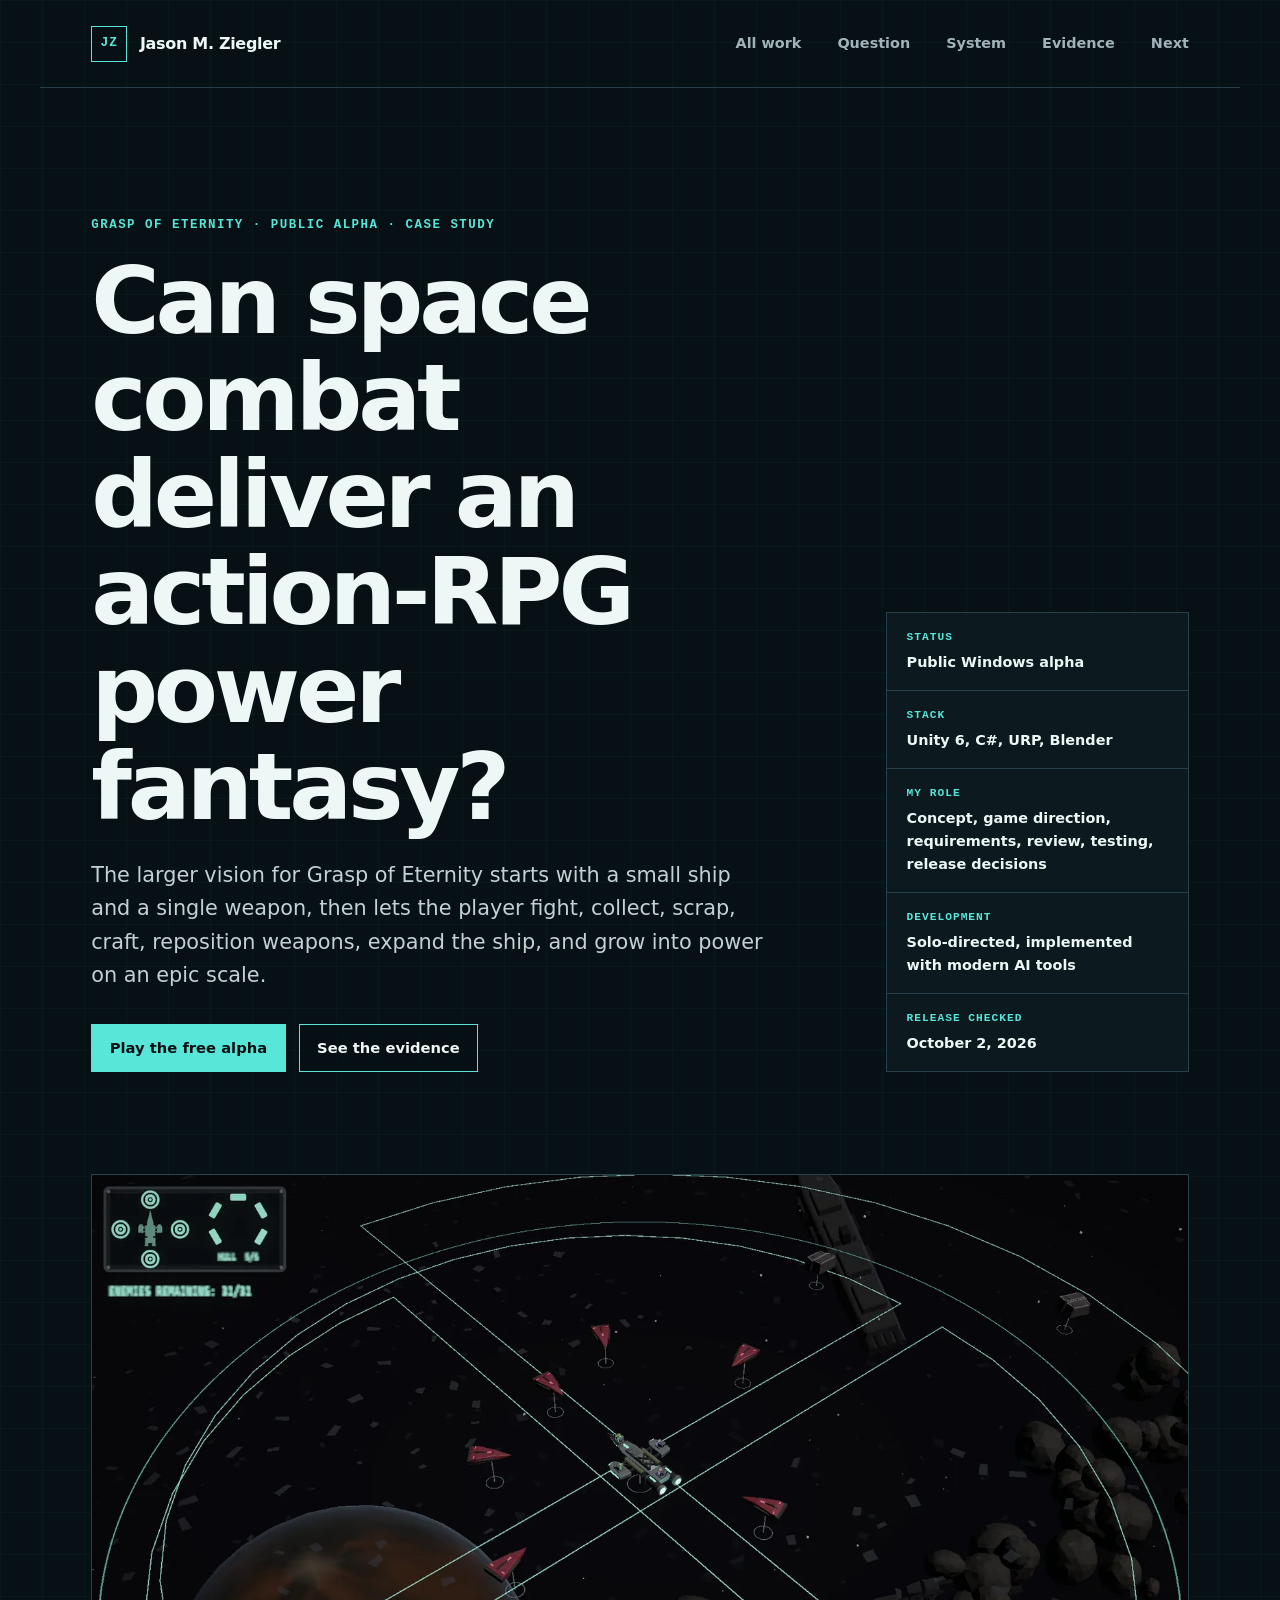
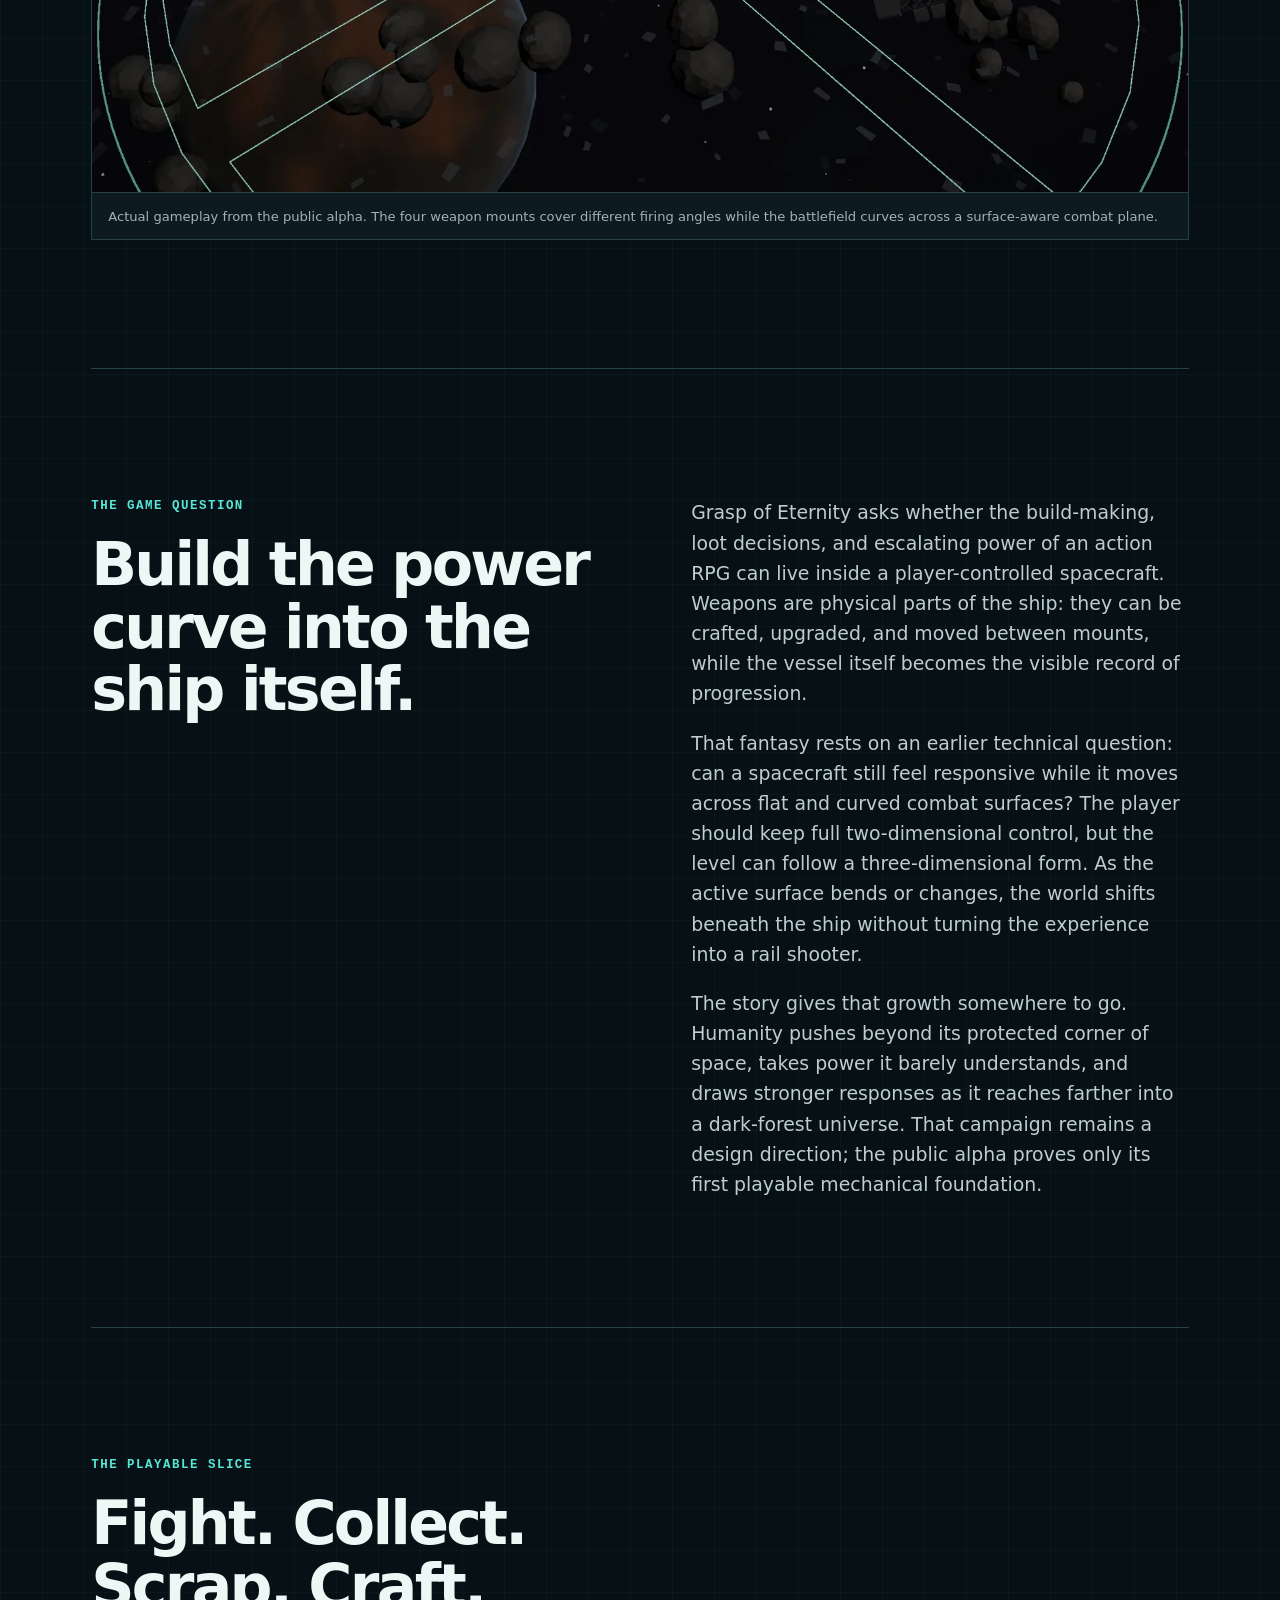
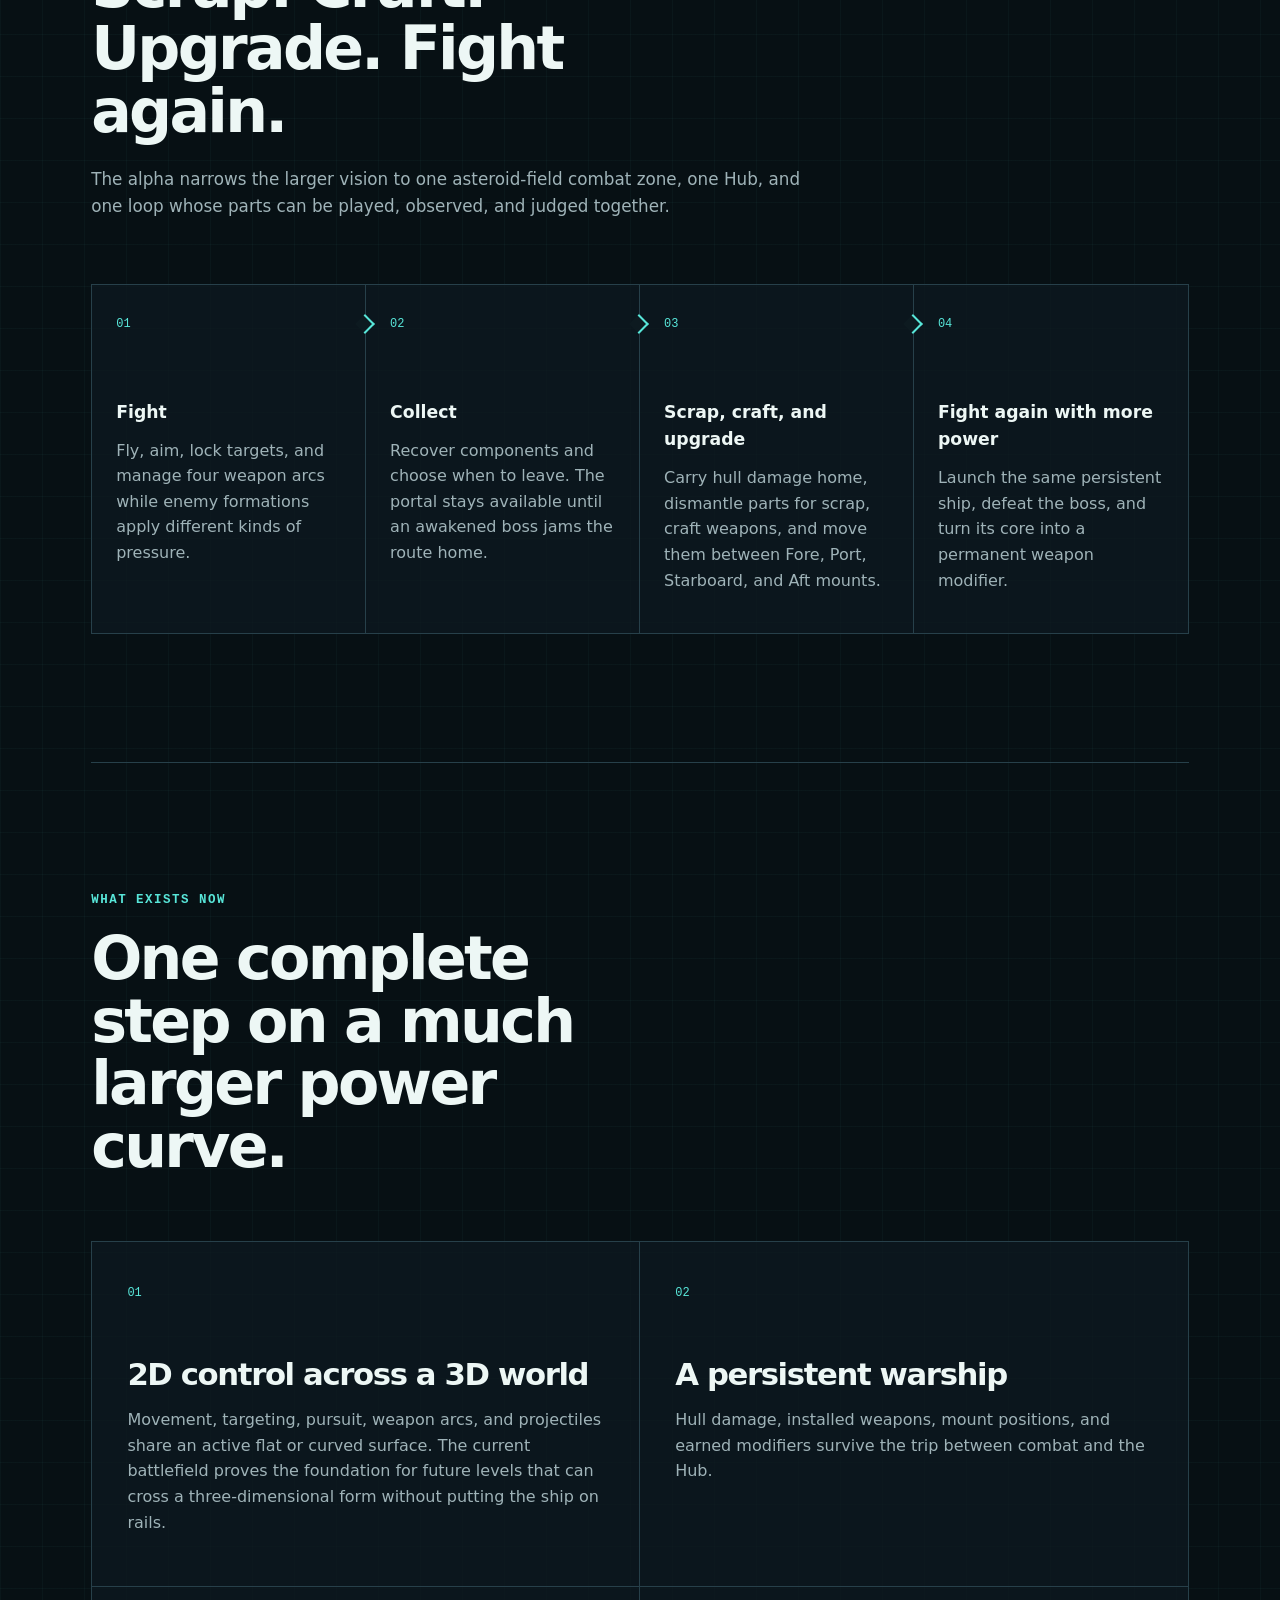
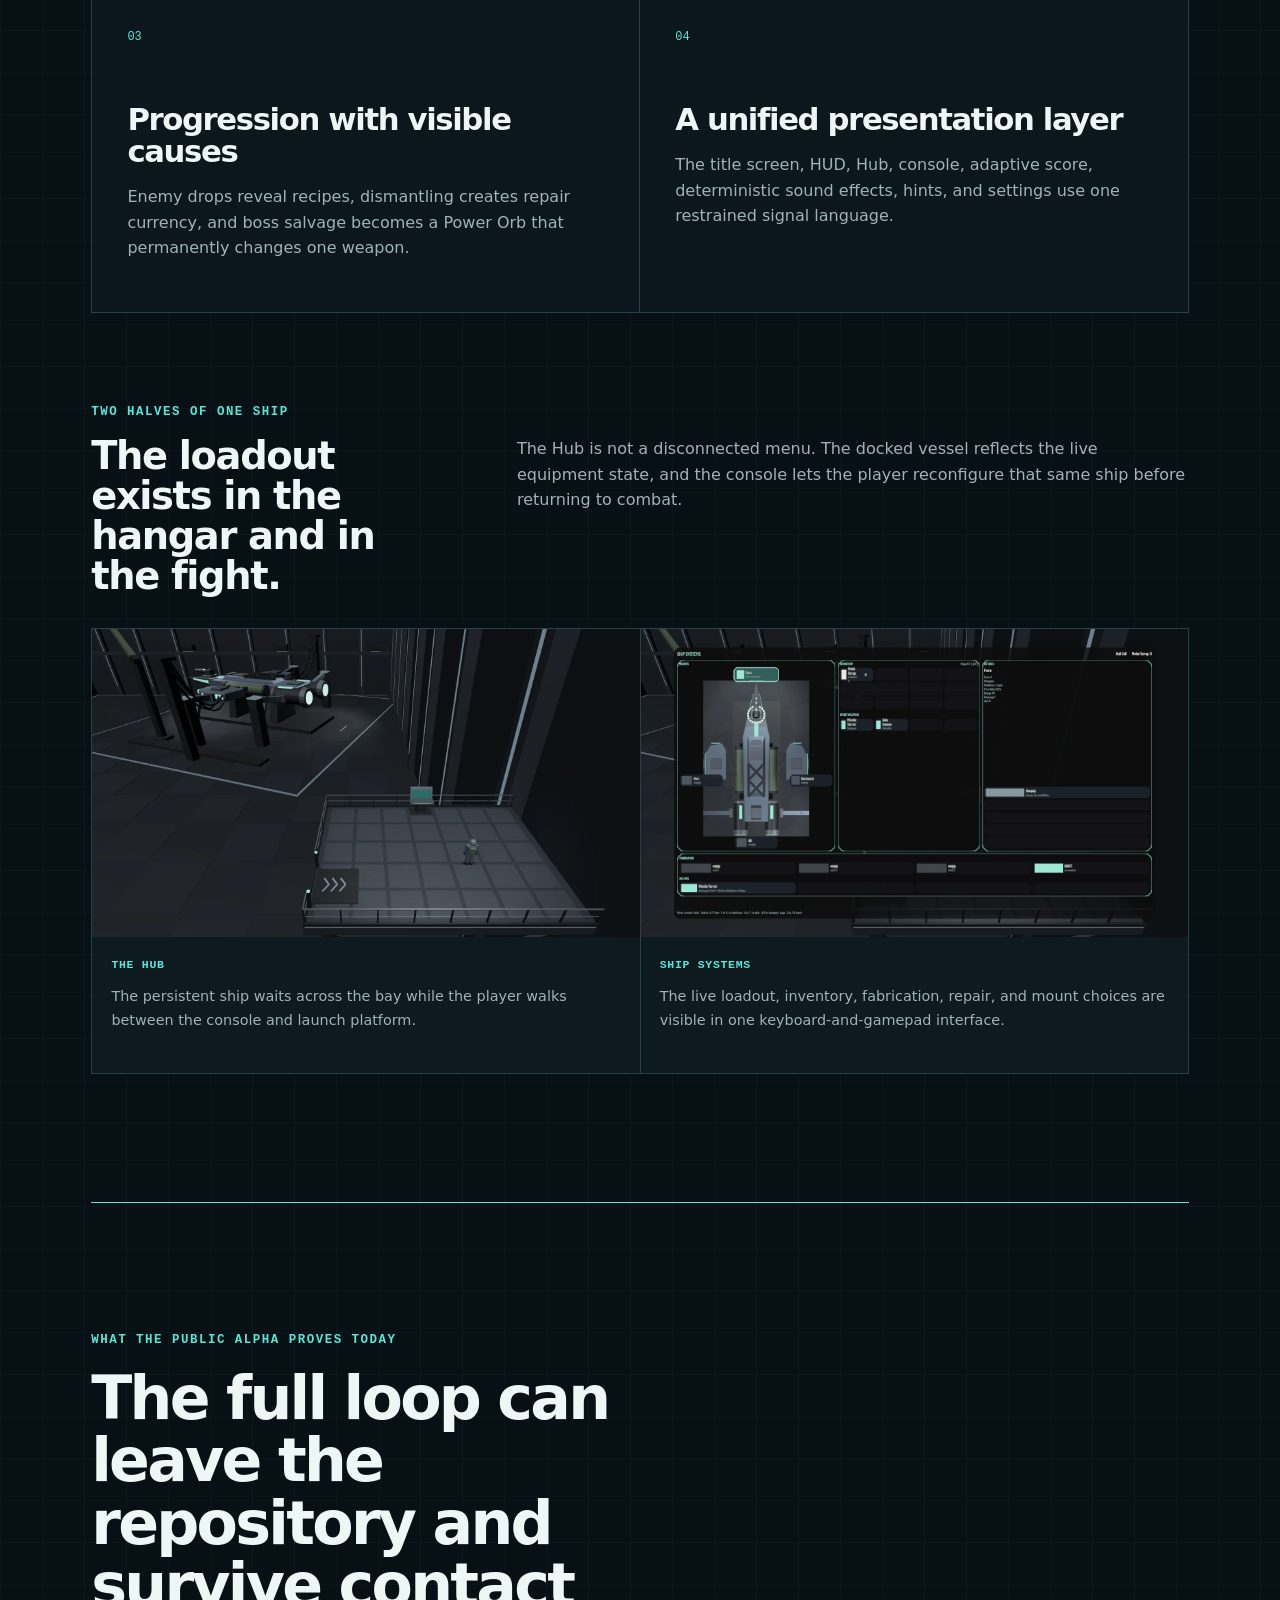
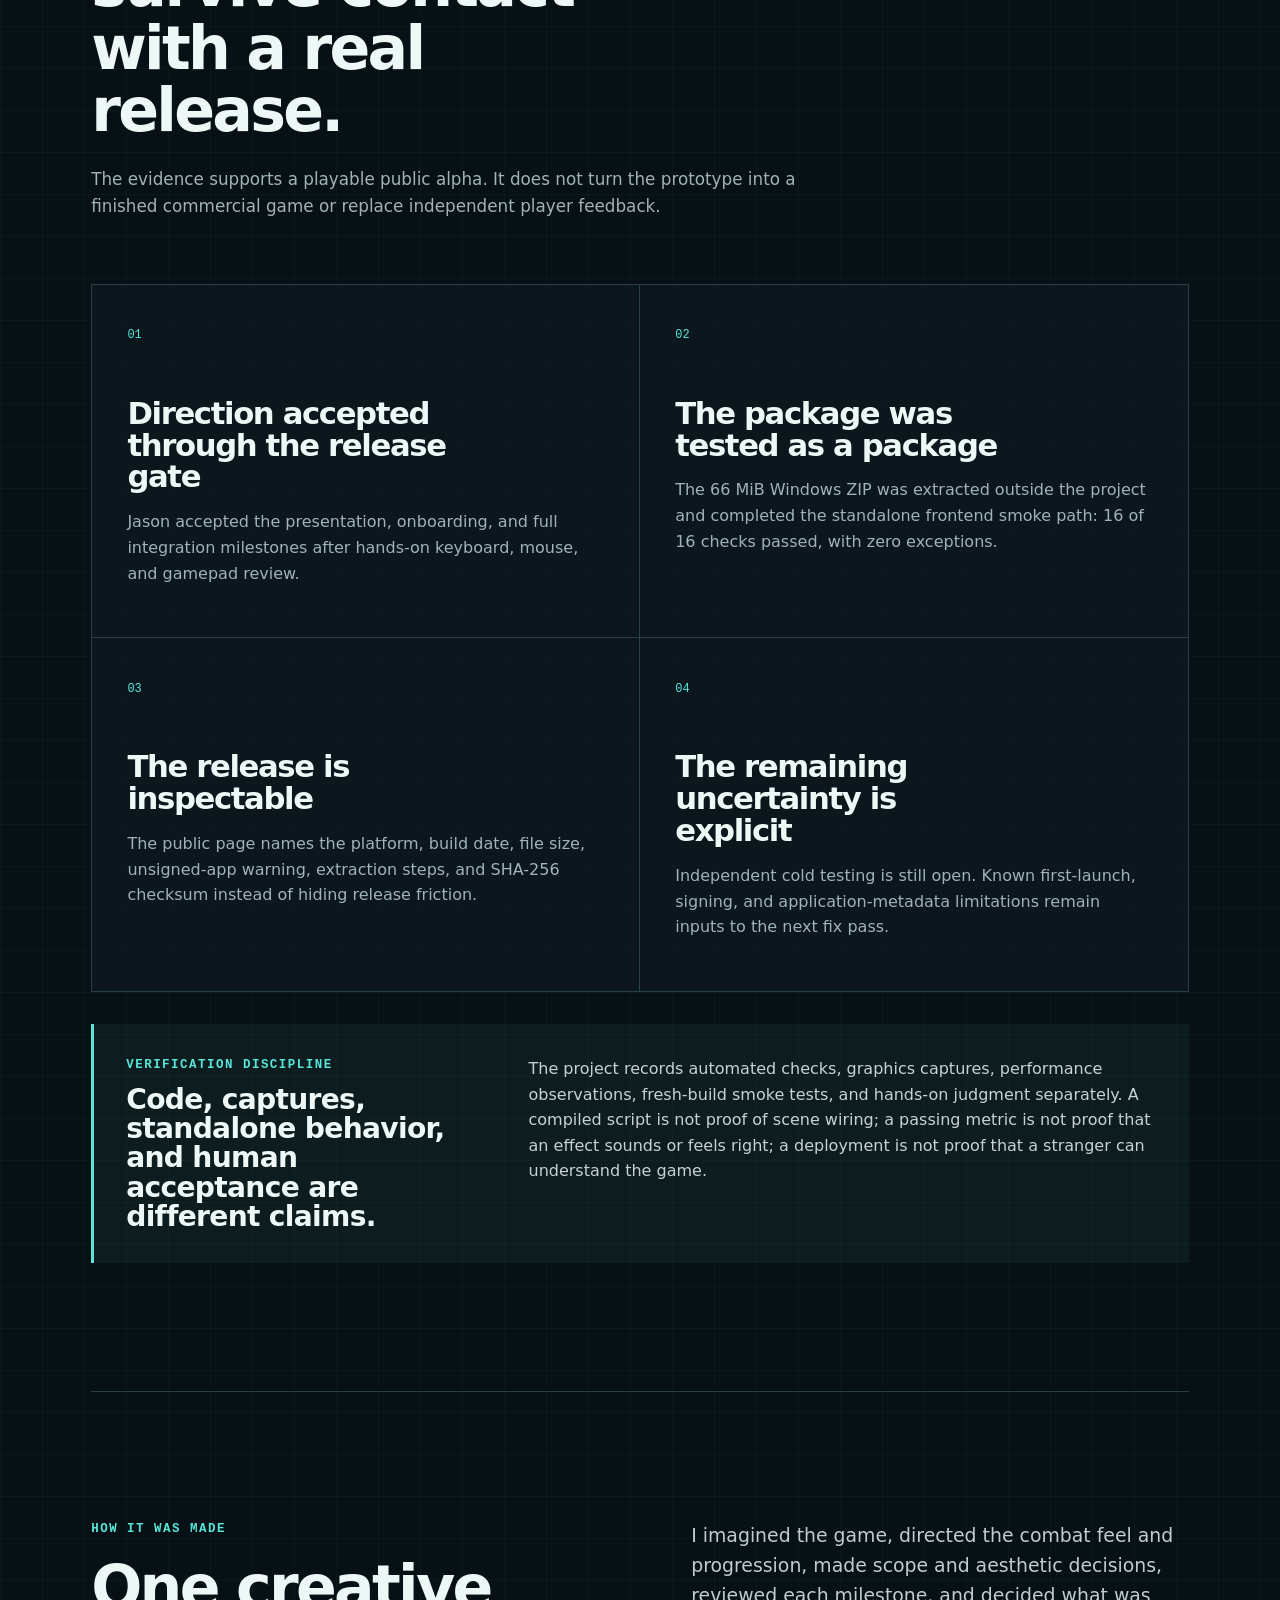
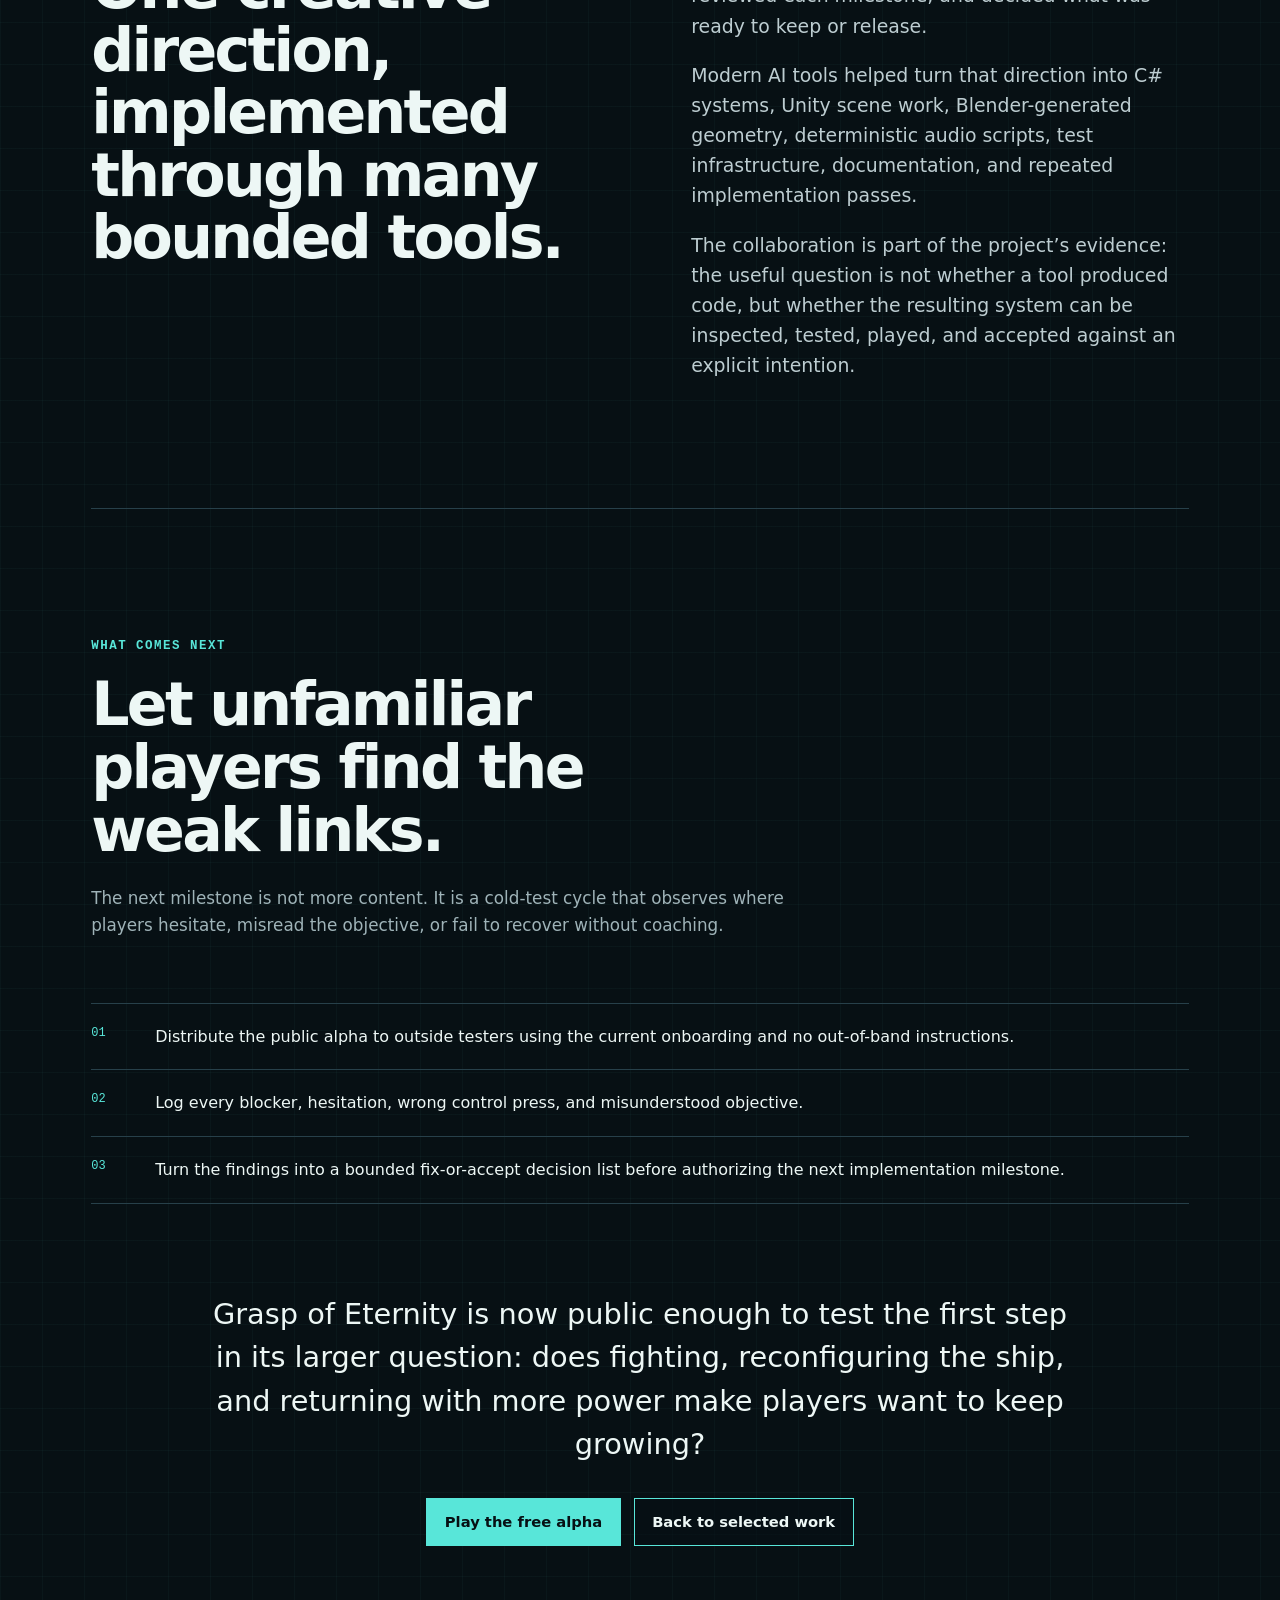
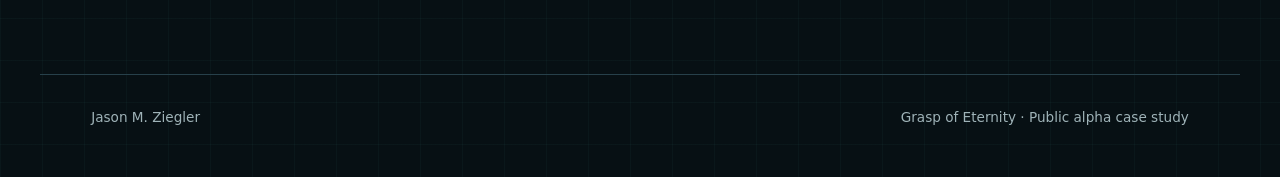
<file: grasp-of-eternity.html>
<!doctype html>
<html lang="en">
<head>
  <meta charset="utf-8">
  <meta name="viewport" content="width=device-width, initial-scale=1">
  <meta name="description" content="How Jason M. Ziegler is building a space-combat action RPG around modular ship growth, player-controlled movement, and combat across curved surfaces.">
  <meta name="theme-color" content="#071014">
  <title>Grasp of Eternity case study | Jason M. Ziegler</title>
  <link rel="icon" type="image/svg+xml" href="data:image/svg+xml,%3Csvg xmlns='http://www.w3.org/2000/svg' viewBox='0 0 64 64'%3E%3Crect width='64' height='64' rx='12' fill='%23071014'/%3E%3Cpath d='M17 17h30v9H27v8h15v9H27v4H17V17Z' fill='%2358e6d9'/%3E%3C/svg%3E">
  <link rel="stylesheet" href="styles.css?v=4">
</head>
<body class="case-study-page">
  <a class="skip-link" href="#case-study">Skip to case study</a>

  <header class="site-header">
    <a class="wordmark" href="index.html" aria-label="Jason M. Ziegler, home">
      <span class="wordmark-mark" aria-hidden="true">JZ</span>
      <span>Jason M. Ziegler</span>
    </a>
    <nav aria-label="Case study navigation">
      <a href="index.html#work">All work</a>
      <a href="#idea">Question</a>
      <a href="#system">System</a>
      <a href="#evidence">Evidence</a>
      <a href="#next">Next</a>
    </nav>
  </header>

  <main id="case-study">
    <section class="case-hero" aria-labelledby="case-title">
      <div>
        <p class="eyebrow">Grasp of Eternity · Public alpha · Case study</p>
        <h1 id="case-title">Can space combat deliver an action-RPG power fantasy?</h1>
        <p class="hero-summary">The larger vision for Grasp of Eternity starts with a small ship and a single weapon, then lets the player fight, collect, scrap, craft, reposition weapons, expand the ship, and grow into power on an epic scale.</p>
        <div class="hero-actions">
          <a class="button button-primary" href="https://graspofeternity.com/">Play the free alpha</a>
          <a class="button button-secondary" href="#evidence">See the evidence</a>
        </div>
      </div>
      <aside class="case-facts" aria-label="Project facts">
        <p><span>Status</span><strong>Public Windows alpha</strong></p>
        <p><span>Stack</span><strong>Unity 6, C#, URP, Blender</strong></p>
        <p><span>My role</span><strong>Concept, game direction, requirements, review, testing, release decisions</strong></p>
        <p><span>Development</span><strong>Solo-directed, implemented with modern AI tools</strong></p>
        <p><span>Release checked</span><strong>October 2, 2026</strong></p>
      </aside>
    </section>

    <figure class="case-image">
      <img src="assets/grasp-combat.webp" alt="The player warship firing through pale cyan weapon arcs while hostile craft close among asteroids and wreckage.">
      <figcaption>Actual gameplay from the public alpha. The four weapon mounts cover different firing angles while the battlefield curves across a surface-aware combat plane.</figcaption>
    </figure>

    <section class="case-section case-origin" id="idea" aria-labelledby="idea-title">
      <div class="case-section-heading">
        <p class="eyebrow">The game question</p>
        <h2 id="idea-title">Build the power curve into the ship itself.</h2>
      </div>
      <div class="case-prose">
        <p>Grasp of Eternity asks whether the build-making, loot decisions, and escalating power of an action RPG can live inside a player-controlled spacecraft. Weapons are physical parts of the ship: they can be crafted, upgraded, and moved between mounts, while the vessel itself becomes the visible record of progression.</p>
        <p>That fantasy rests on an earlier technical question: can a spacecraft still feel responsive while it moves across flat and curved combat surfaces? The player should keep full two-dimensional control, but the level can follow a three-dimensional form. As the active surface bends or changes, the world shifts beneath the ship without turning the experience into a rail shooter.</p>
        <p>The story gives that growth somewhere to go. Humanity pushes beyond its protected corner of space, takes power it barely understands, and draws stronger responses as it reaches farther into a dark-forest universe. That campaign remains a design direction; the public alpha proves only its first playable mechanical foundation.</p>
      </div>
    </section>

    <section class="case-section" id="system" aria-labelledby="system-title">
      <div class="case-section-heading">
        <p class="eyebrow">The playable slice</p>
        <h2 id="system-title">Fight. Collect. Scrap. Craft. Upgrade. Fight again.</h2>
        <p>The alpha narrows the larger vision to one asteroid-field combat zone, one Hub, and one loop whose parts can be played, observed, and judged together.</p>
      </div>
      <ol class="system-flow" aria-label="Grasp of Eternity progression loop">
        <li><span>01</span><strong>Fight</strong><p>Fly, aim, lock targets, and manage four weapon arcs while enemy formations apply different kinds of pressure.</p></li>
        <li><span>02</span><strong>Collect</strong><p>Recover components and choose when to leave. The portal stays available until an awakened boss jams the route home.</p></li>
        <li><span>03</span><strong>Scrap, craft, and upgrade</strong><p>Carry hull damage home, dismantle parts for scrap, craft weapons, and move them between Fore, Port, Starboard, and Aft mounts.</p></li>
        <li><span>04</span><strong>Fight again with more power</strong><p>Launch the same persistent ship, defeat the boss, and turn its core into a permanent weapon modifier.</p></li>
      </ol>
    </section>

    <section class="case-section" aria-labelledby="built-title">
      <div class="case-section-heading">
        <p class="eyebrow">What exists now</p>
        <h2 id="built-title">One complete step on a much larger power curve.</h2>
      </div>
      <div class="evidence-grid">
        <article><span>01</span><h3>2D control across a 3D world</h3><p>Movement, targeting, pursuit, weapon arcs, and projectiles share an active flat or curved surface. The current battlefield proves the foundation for future levels that can cross a three-dimensional form without putting the ship on rails.</p></article>
        <article><span>02</span><h3>A persistent warship</h3><p>Hull damage, installed weapons, mount positions, and earned modifiers survive the trip between combat and the Hub.</p></article>
        <article><span>03</span><h3>Progression with visible causes</h3><p>Enemy drops reveal recipes, dismantling creates repair currency, and boss salvage becomes a Power Orb that permanently changes one weapon.</p></article>
        <article><span>04</span><h3>A unified presentation layer</h3><p>The title screen, HUD, Hub, console, adaptive score, deterministic sound effects, hints, and settings use one restrained signal language.</p></article>
      </div>

      <div class="proof-sequence" aria-labelledby="sequence-title">
        <div class="proof-sequence-heading">
          <p class="eyebrow">Two halves of one ship</p>
          <h3 id="sequence-title">The loadout exists in the hangar and in the fight.</h3>
          <p>The Hub is not a disconnected menu. The docked vessel reflects the live equipment state, and the console lets the player reconfigure that same ship before returning to combat.</p>
        </div>
        <div class="proof-sequence-grid">
          <figure>
            <a href="assets/grasp-hub.webp"><img src="assets/grasp-hub.webp" alt="The player character standing on an industrial hangar platform across from the docked player warship."></a>
            <figcaption><span>The Hub</span>The persistent ship waits across the bay while the player walks between the console and launch platform.</figcaption>
          </figure>
          <figure>
            <a href="assets/grasp-console.webp"><img src="assets/grasp-console.webp" alt="The ship systems console showing the warship, four mounts, inventory, weapon details, fabrication slots, and recipes."></a>
            <figcaption><span>Ship systems</span>The live loadout, inventory, fabrication, repair, and mount choices are visible in one keyboard-and-gamepad interface.</figcaption>
          </figure>
        </div>
      </div>
    </section>

    <section class="case-section verification-section" id="evidence" aria-labelledby="evidence-title">
      <div class="case-section-heading">
        <p class="eyebrow">What the public alpha proves today</p>
        <h2 id="evidence-title">The full loop can leave the repository and survive contact with a real release.</h2>
        <p>The evidence supports a playable public alpha. It does not turn the prototype into a finished commercial game or replace independent player feedback.</p>
      </div>
      <div class="proof-grid">
        <article><span>01</span><h3>Direction accepted through the release gate</h3><p>Jason accepted the presentation, onboarding, and full integration milestones after hands-on keyboard, mouse, and gamepad review.</p></article>
        <article><span>02</span><h3>The package was tested as a package</h3><p>The 66 MiB Windows ZIP was extracted outside the project and completed the standalone frontend smoke path: 16 of 16 checks passed, with zero exceptions.</p></article>
        <article><span>03</span><h3>The release is inspectable</h3><p>The public page names the platform, build date, file size, unsigned-app warning, extraction steps, and SHA-256 checksum instead of hiding release friction.</p></article>
        <article><span>04</span><h3>The remaining uncertainty is explicit</h3><p>Independent cold testing is still open. Known first-launch, signing, and application-metadata limitations remain inputs to the next fix pass.</p></article>
      </div>

      <div class="technical-note">
        <div>
          <p class="eyebrow">Verification discipline</p>
          <h3>Code, captures, standalone behavior, and human acceptance are different claims.</h3>
        </div>
        <p>The project records automated checks, graphics captures, performance observations, fresh-build smoke tests, and hands-on judgment separately. A compiled script is not proof of scene wiring; a passing metric is not proof that an effect sounds or feels right; a deployment is not proof that a stranger can understand the game.</p>
      </div>
    </section>

    <section class="case-section collaboration-section" aria-labelledby="collaboration-title">
      <div class="case-section-heading">
        <p class="eyebrow">How it was made</p>
        <h2 id="collaboration-title">One creative direction, implemented through many bounded tools.</h2>
      </div>
      <div class="case-prose">
        <p>I imagined the game, directed the combat feel and progression, made scope and aesthetic decisions, reviewed each milestone, and decided what was ready to keep or release.</p>
        <p>Modern AI tools helped turn that direction into C# systems, Unity scene work, Blender-generated geometry, deterministic audio scripts, test infrastructure, documentation, and repeated implementation passes.</p>
        <p>The collaboration is part of the project’s evidence: the useful question is not whether a tool produced code, but whether the resulting system can be inspected, tested, played, and accepted against an explicit intention.</p>
      </div>
    </section>

    <section class="case-section" id="next" aria-labelledby="next-title">
      <div class="case-section-heading">
        <p class="eyebrow">What comes next</p>
        <h2 id="next-title">Let unfamiliar players find the weak links.</h2>
        <p>The next milestone is not more content. It is a cold-test cycle that observes where players hesitate, misread the objective, or fail to recover without coaching.</p>
      </div>
      <ol class="next-list">
        <li><span>01</span><p>Distribute the public alpha to outside testers using the current onboarding and no out-of-band instructions.</p></li>
        <li><span>02</span><p>Log every blocker, hesitation, wrong control press, and misunderstood objective.</p></li>
        <li><span>03</span><p>Turn the findings into a bounded fix-or-accept decision list before authorizing the next implementation milestone.</p></li>
      </ol>

      <div class="case-closing">
        <p>Grasp of Eternity is now public enough to test the first step in its larger question: does fighting, reconfiguring the ship, and returning with more power make players want to keep growing?</p>
        <div class="hero-actions">
          <a class="button button-primary" href="https://graspofeternity.com/">Play the free alpha</a>
          <a class="button button-secondary" href="index.html#work">Back to selected work</a>
        </div>
      </div>
    </section>
  </main>

  <footer><span>Jason M. Ziegler</span><span>Grasp of Eternity · Public alpha case study</span></footer>
</body>
</html>
</file>
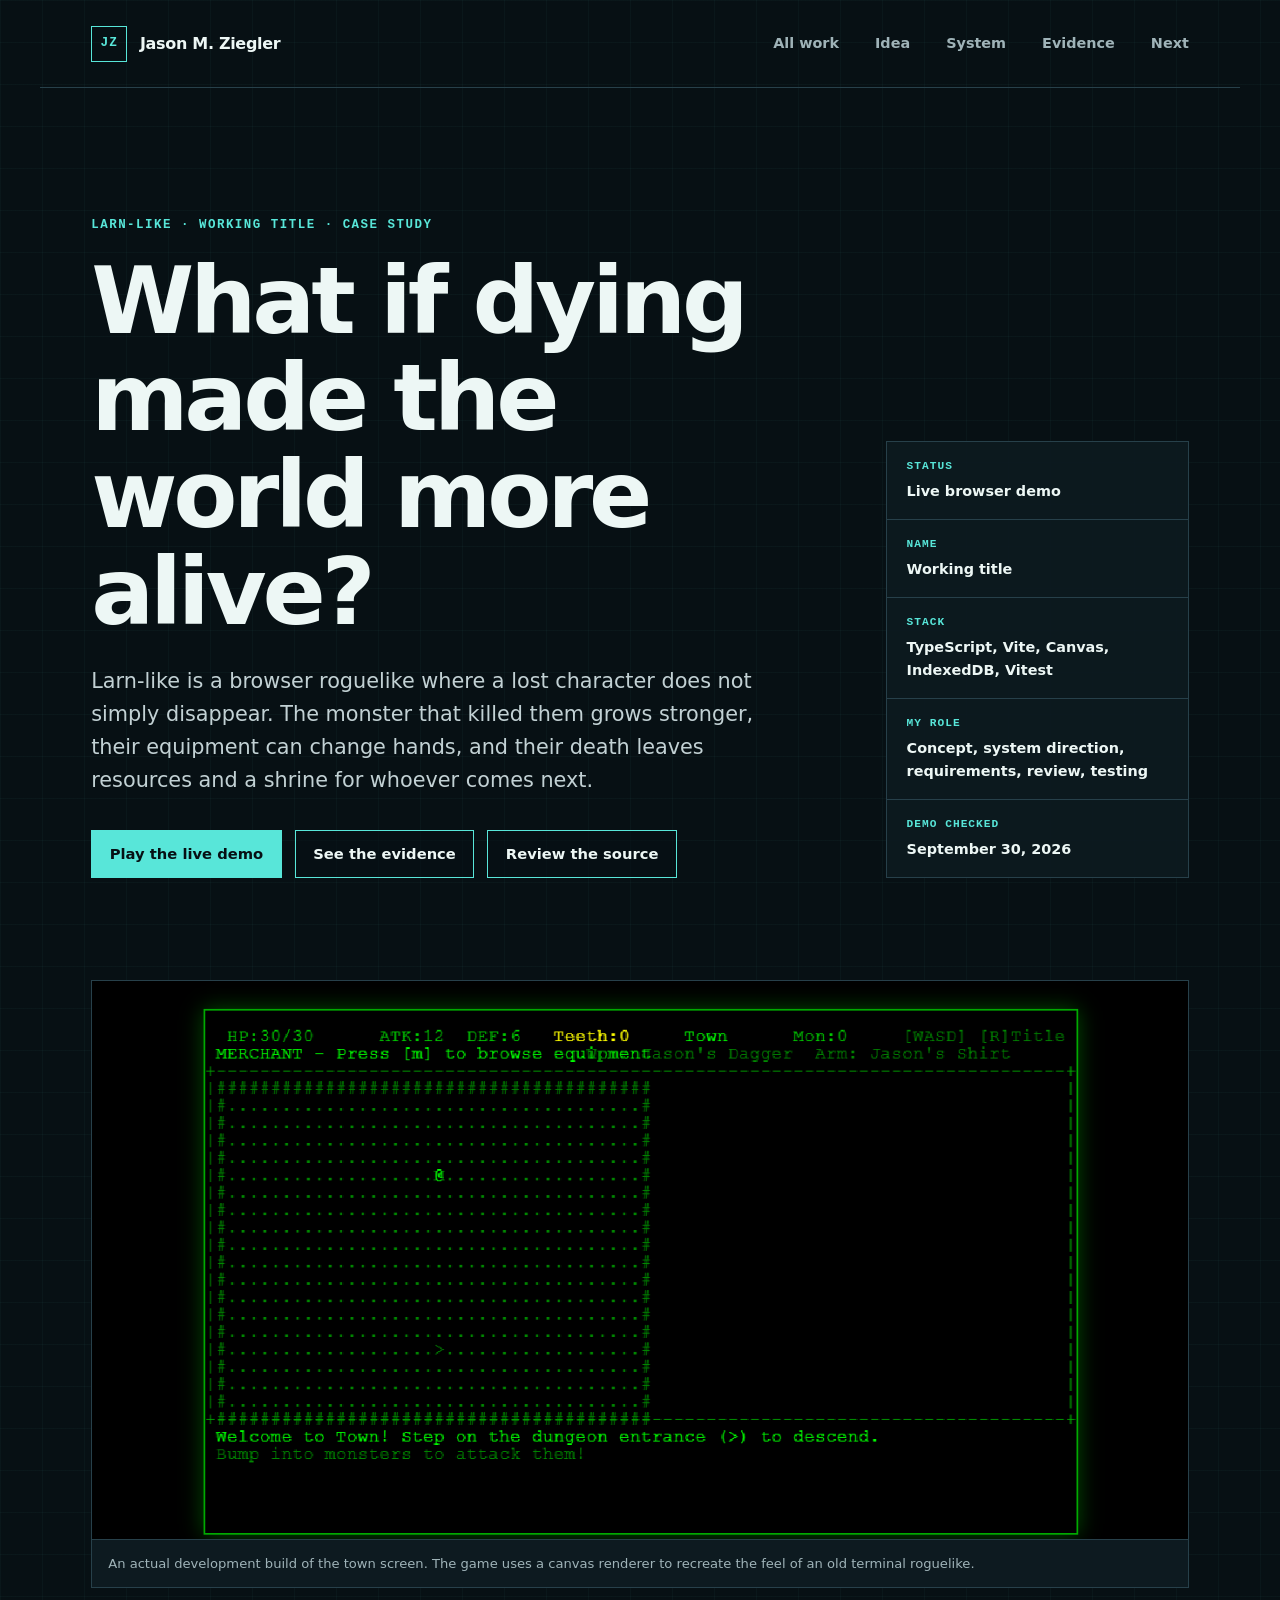
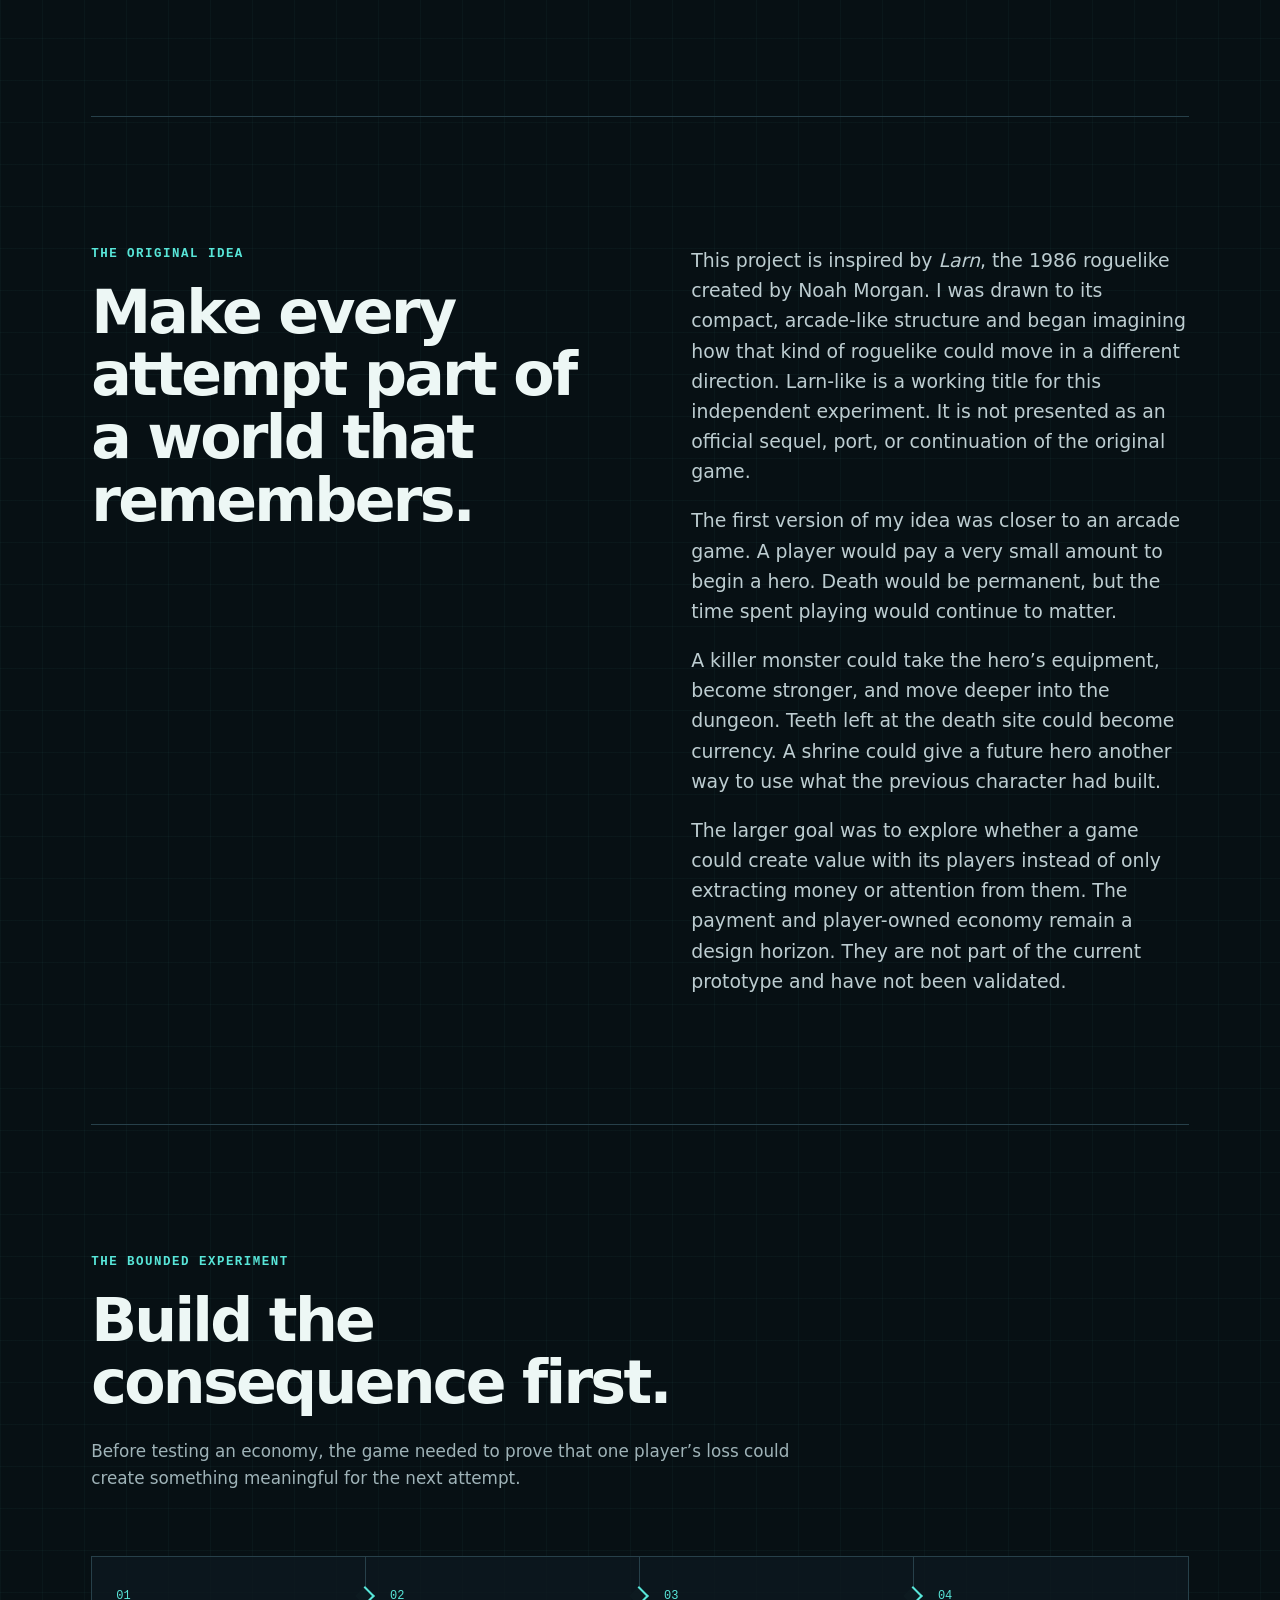
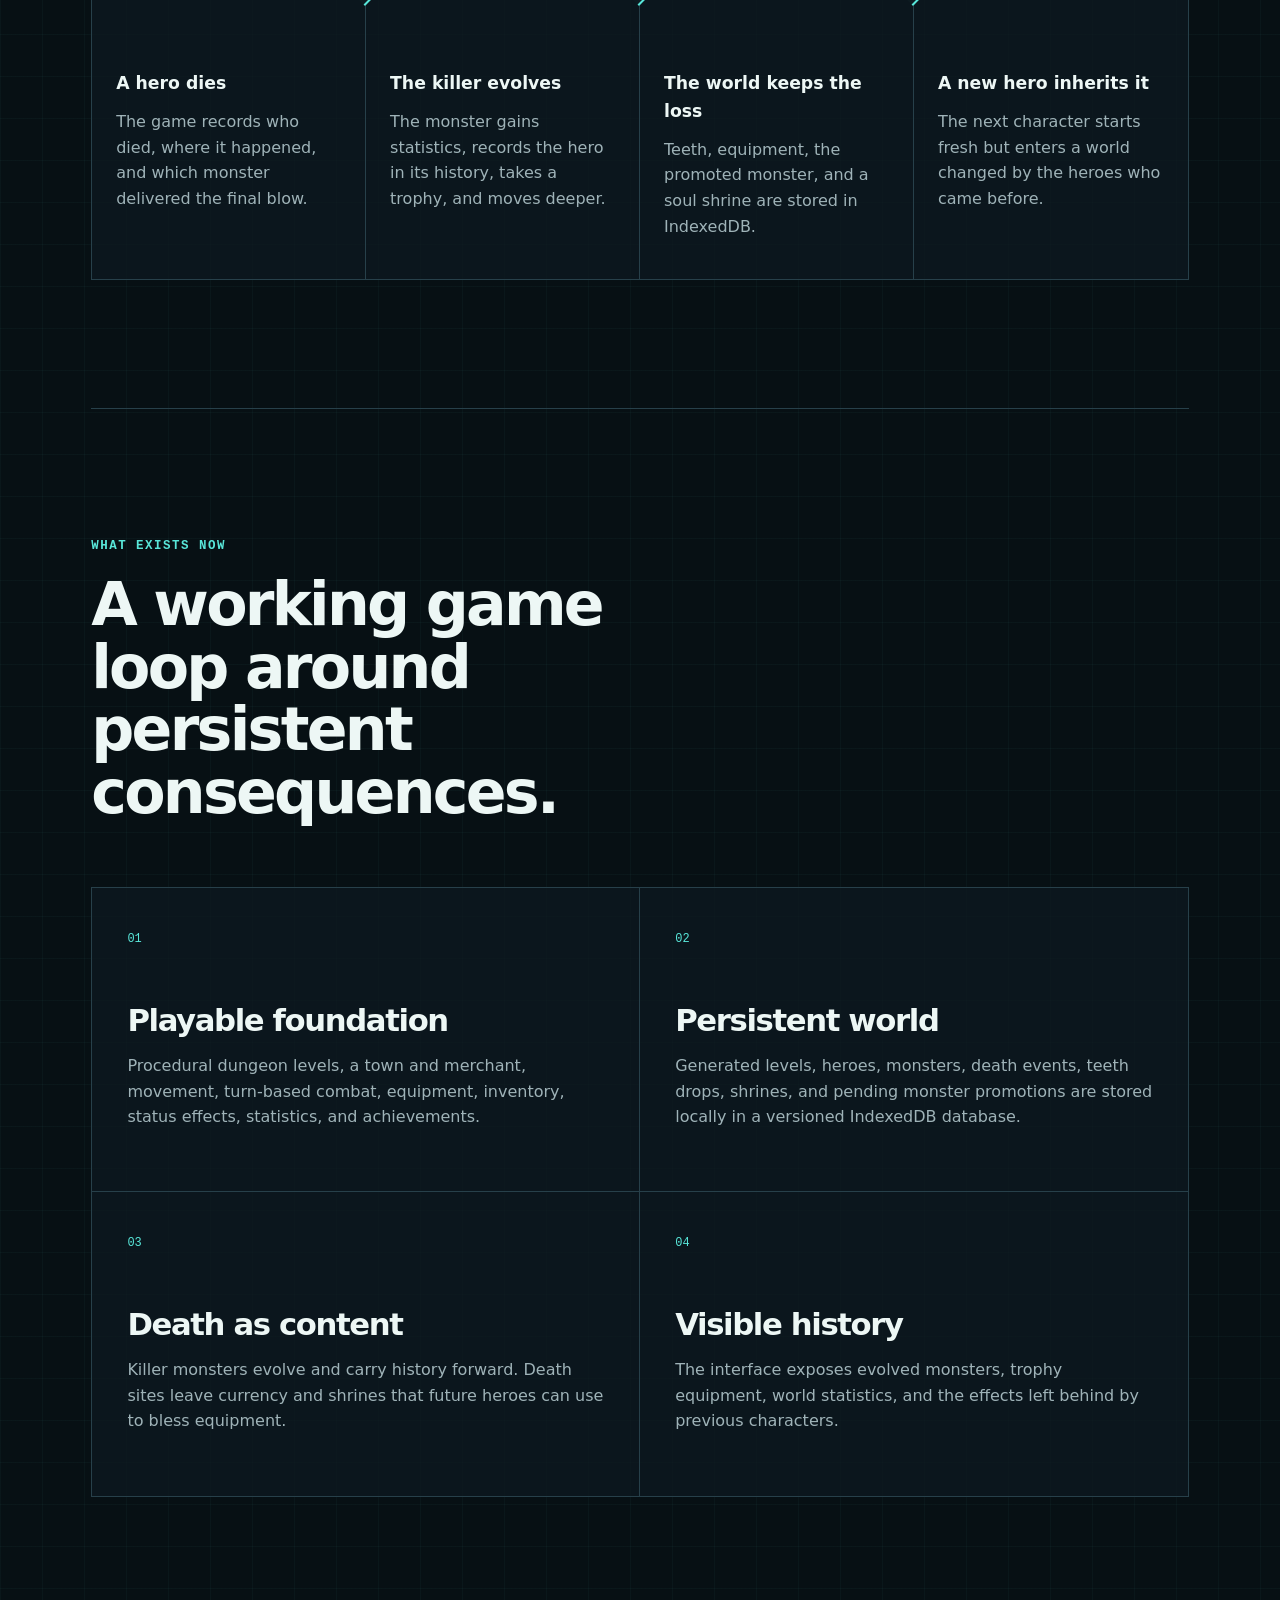
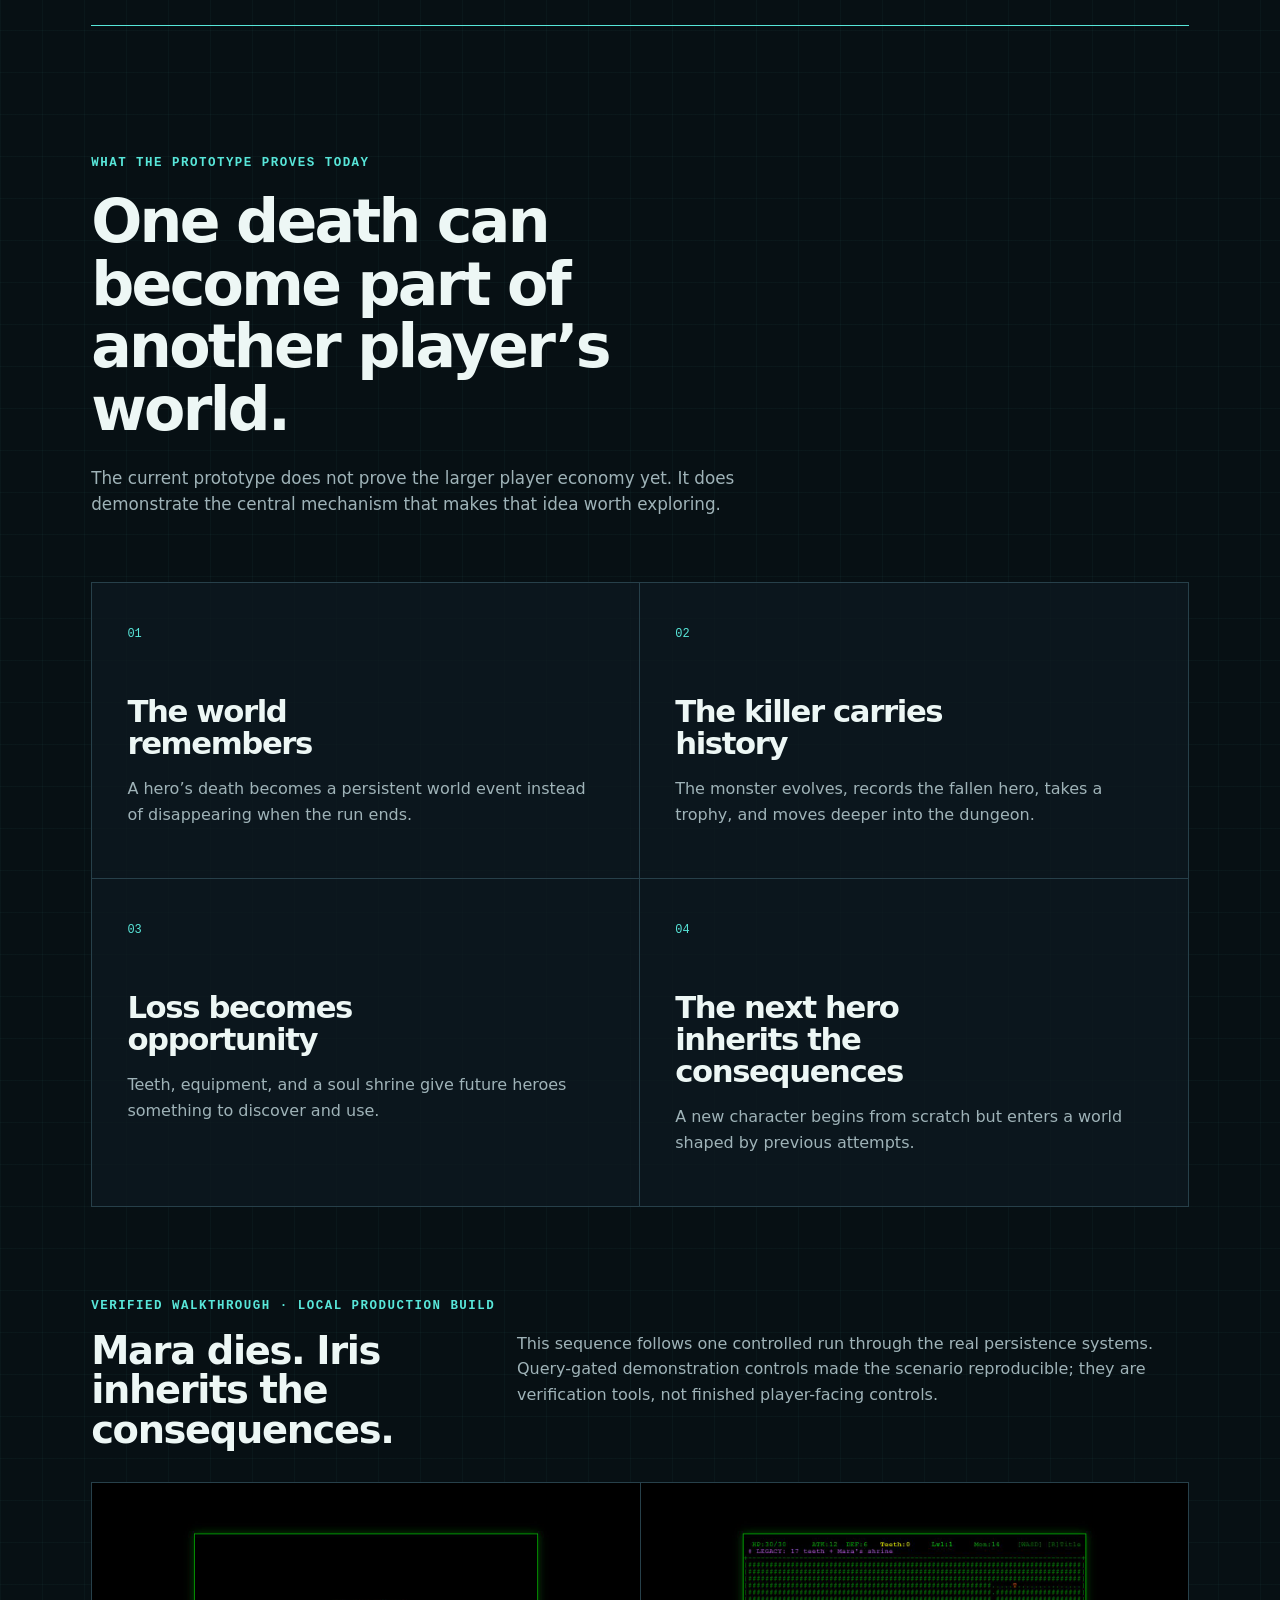
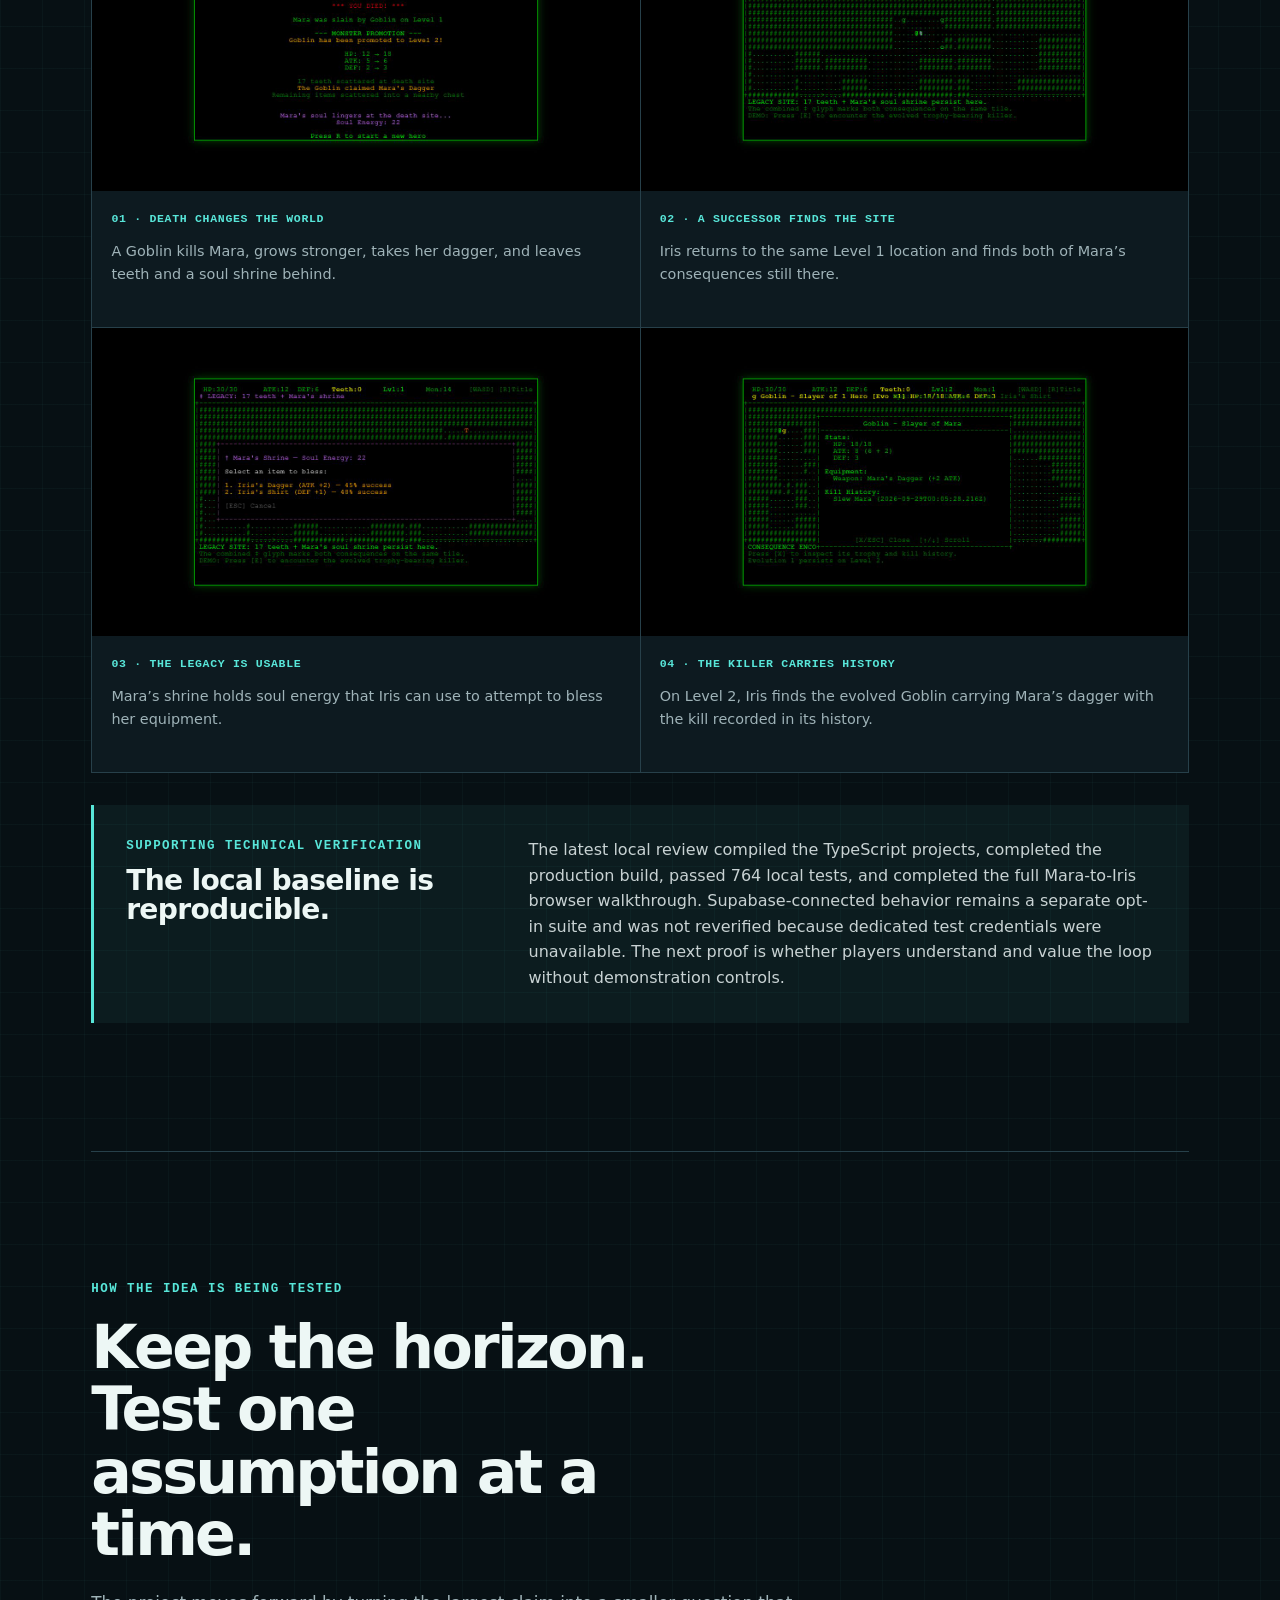
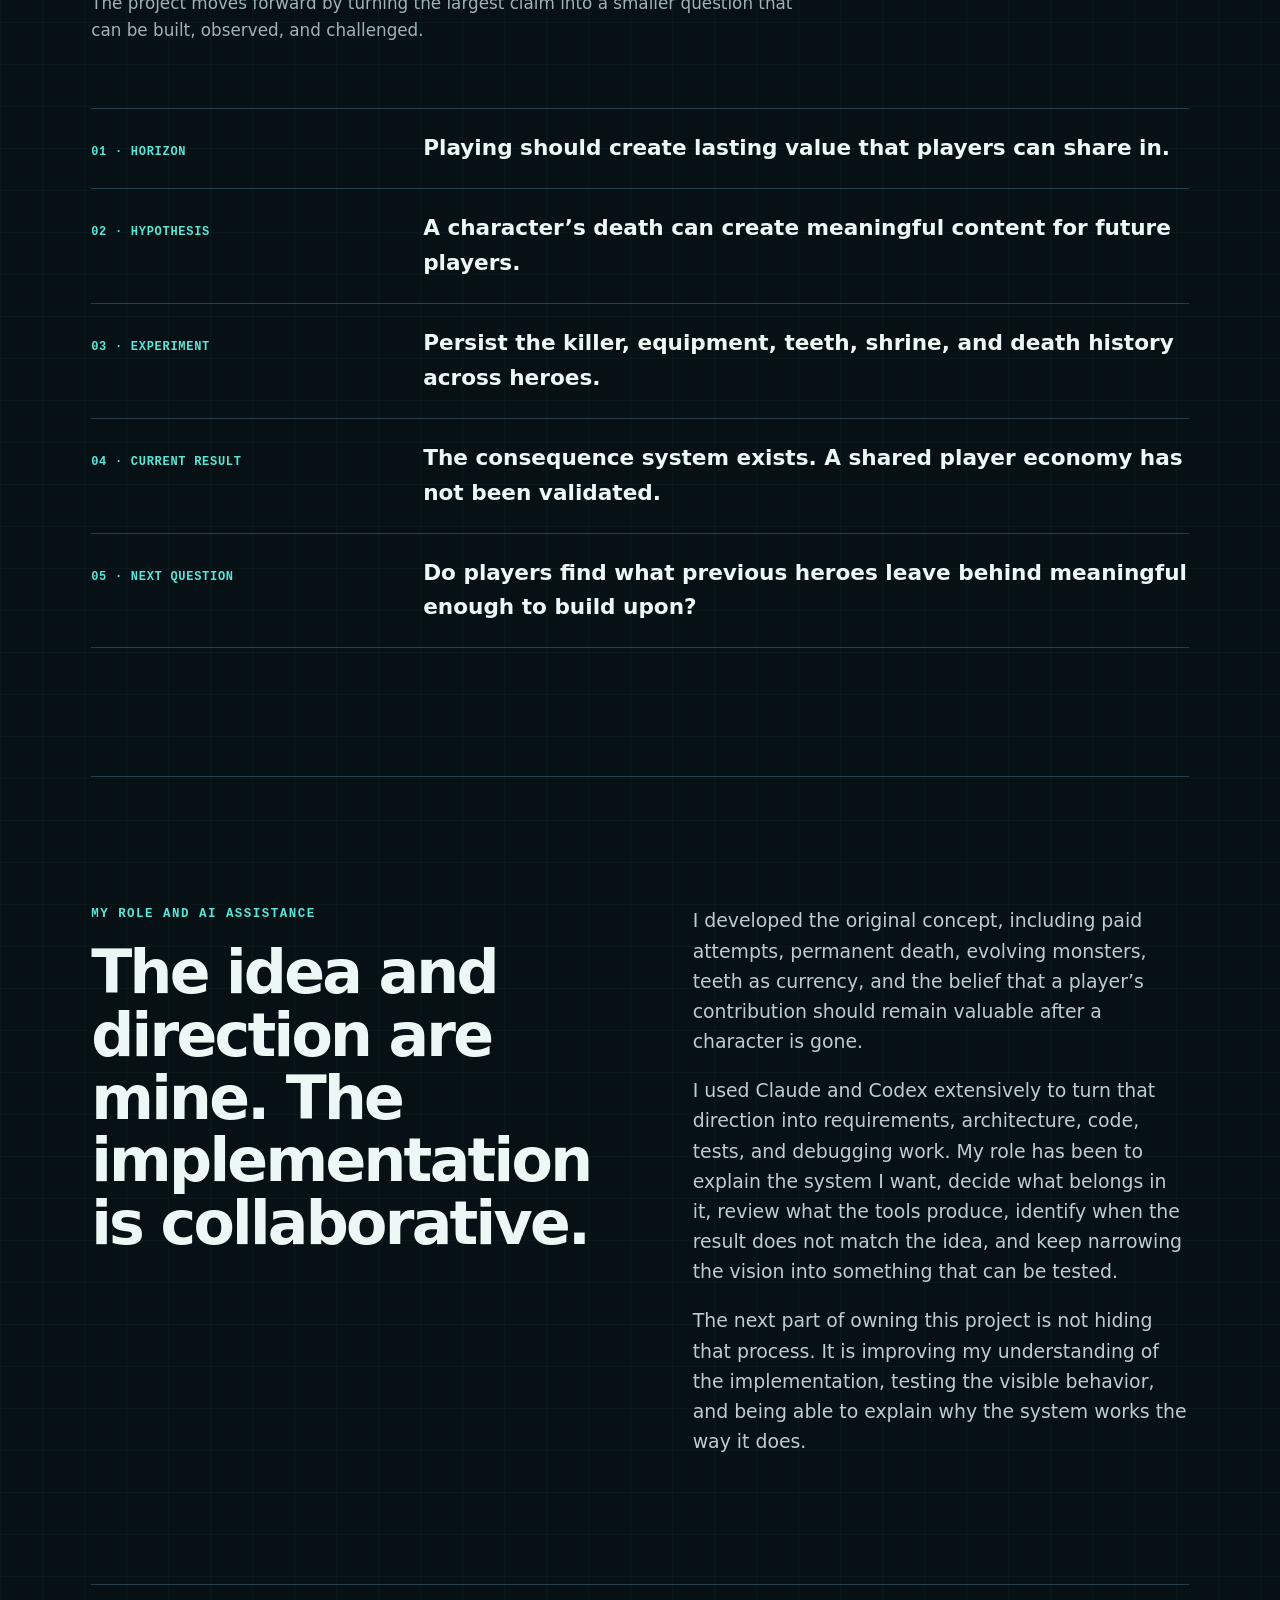
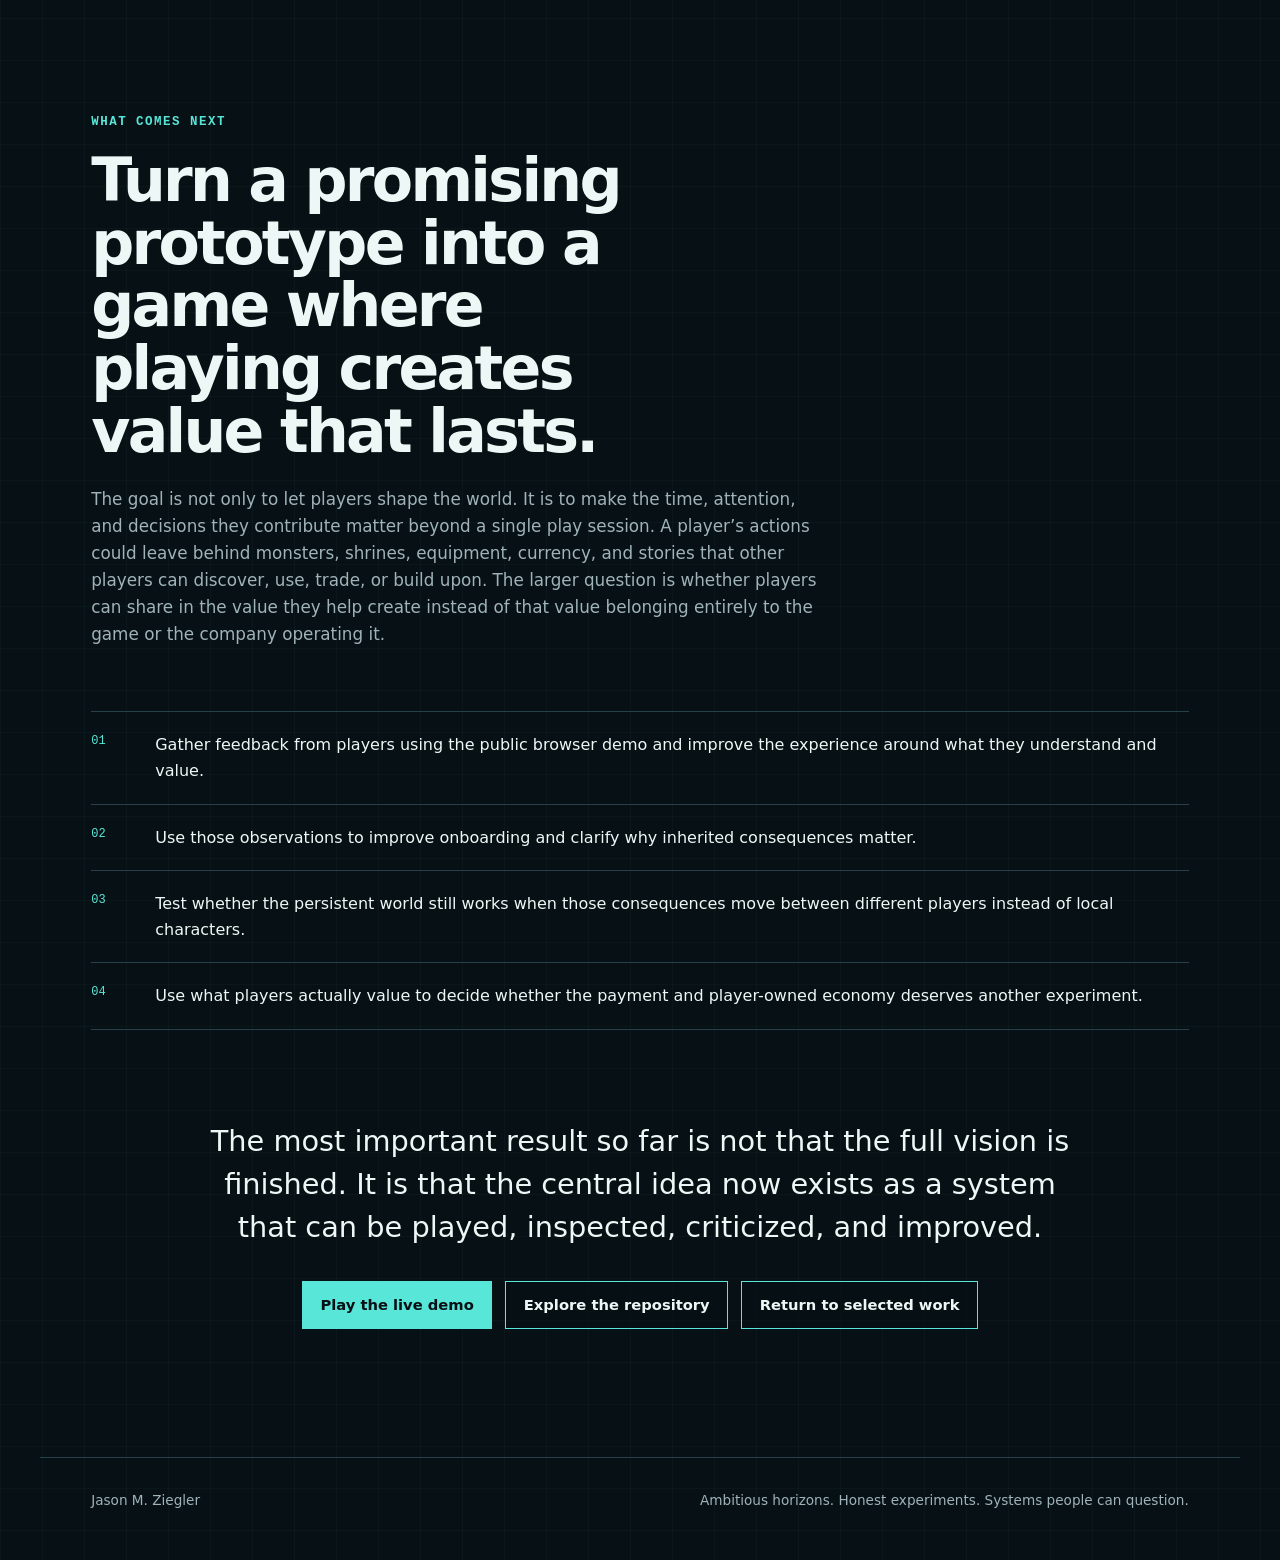
<file: larn-like.html>
<!doctype html>
<html lang="en">
<head>
  <meta charset="utf-8">
  <meta name="viewport" content="width=device-width, initial-scale=1">
  <meta name="description" content="How Jason M. Ziegler turned an idea about consequential death into a persistent-world browser roguelike.">
  <meta name="theme-color" content="#071014">
  <title>Larn-like case study | Jason M. Ziegler</title>
  <link rel="icon" type="image/svg+xml" href="data:image/svg+xml,%3Csvg xmlns='http://www.w3.org/2000/svg' viewBox='0 0 64 64'%3E%3Crect width='64' height='64' rx='12' fill='%23071014'/%3E%3Cpath d='M17 17h30v9H27v8h15v9H27v4H17V17Z' fill='%2358e6d9'/%3E%3C/svg%3E">
  <link rel="stylesheet" href="styles.css?v=3">
</head>
<body class="case-study-page">
  <a class="skip-link" href="#case-study">Skip to case study</a>

  <header class="site-header">
    <a class="wordmark" href="index.html" aria-label="Jason M. Ziegler, home">
      <span class="wordmark-mark" aria-hidden="true">JZ</span>
      <span>Jason M. Ziegler</span>
    </a>
    <nav aria-label="Case study navigation">
      <a href="index.html#work">All work</a>
      <a href="#idea">Idea</a>
      <a href="#system">System</a>
      <a href="#evidence">Evidence</a>
      <a href="#next">Next</a>
    </nav>
  </header>

  <main id="case-study">
    <section class="case-hero" aria-labelledby="case-title">
      <div>
        <p class="eyebrow">Larn-like · Working title · Case study</p>
        <h1 id="case-title">What if dying made the world more alive?</h1>
        <p class="hero-summary">Larn-like is a browser roguelike where a lost character does not simply disappear. The monster that killed them grows stronger, their equipment can change hands, and their death leaves resources and a shrine for whoever comes next.</p>
        <div class="hero-actions">
          <a class="button button-primary" href="https://larn-like.vercel.app/">Play the live demo</a>
          <a class="button button-secondary" href="#evidence">See the evidence</a>
          <a class="button button-secondary" href="https://github.com/jasonmziegler/larn-like/tree/safety/desktop-state-2026-09-26">Review the source</a>
        </div>
      </div>
      <aside class="case-facts" aria-label="Project facts">
        <p><span>Status</span><strong>Live browser demo</strong></p>
        <p><span>Name</span><strong>Working title</strong></p>
        <p><span>Stack</span><strong>TypeScript, Vite, Canvas, IndexedDB, Vitest</strong></p>
        <p><span>My role</span><strong>Concept, system direction, requirements, review, testing</strong></p>
        <p><span>Demo checked</span><strong>September 30, 2026</strong></p>
      </aside>
    </section>

    <figure class="case-image">
      <img src="assets/larn-like-town.png" alt="Larn-like town screen rendered in green terminal-style ASCII graphics, showing player statistics, a merchant, the dungeon entrance, and the player character.">
      <figcaption>An actual development build of the town screen. The game uses a canvas renderer to recreate the feel of an old terminal roguelike.</figcaption>
    </figure>

    <section class="case-section case-origin" id="idea" aria-labelledby="idea-title">
      <div class="case-section-heading">
        <p class="eyebrow">The original idea</p>
        <h2 id="idea-title">Make every attempt part of a world that remembers.</h2>
      </div>
      <div class="case-prose">
        <p>This project is inspired by <cite>Larn</cite>, the 1986 roguelike created by Noah Morgan. I was drawn to its compact, arcade-like structure and began imagining how that kind of roguelike could move in a different direction. Larn-like is a working title for this independent experiment. It is not presented as an official sequel, port, or continuation of the original game.</p>
        <p>The first version of my idea was closer to an arcade game. A player would pay a very small amount to begin a hero. Death would be permanent, but the time spent playing would continue to matter.</p>
        <p>A killer monster could take the hero’s equipment, become stronger, and move deeper into the dungeon. Teeth left at the death site could become currency. A shrine could give a future hero another way to use what the previous character had built.</p>
        <p>The larger goal was to explore whether a game could create value with its players instead of only extracting money or attention from them. The payment and player-owned economy remain a design horizon. They are not part of the current prototype and have not been validated.</p>
      </div>
    </section>

    <section class="case-section" id="system" aria-labelledby="system-title">
      <div class="case-section-heading">
        <p class="eyebrow">The bounded experiment</p>
        <h2 id="system-title">Build the consequence first.</h2>
        <p>Before testing an economy, the game needed to prove that one player’s loss could create something meaningful for the next attempt.</p>
      </div>
      <ol class="system-flow" aria-label="Persistent death system">
        <li><span>01</span><strong>A hero dies</strong><p>The game records who died, where it happened, and which monster delivered the final blow.</p></li>
        <li><span>02</span><strong>The killer evolves</strong><p>The monster gains statistics, records the hero in its history, takes a trophy, and moves deeper.</p></li>
        <li><span>03</span><strong>The world keeps the loss</strong><p>Teeth, equipment, the promoted monster, and a soul shrine are stored in IndexedDB.</p></li>
        <li><span>04</span><strong>A new hero inherits it</strong><p>The next character starts fresh but enters a world changed by the heroes who came before.</p></li>
      </ol>
    </section>

    <section class="case-section" aria-labelledby="built-title">
      <div class="case-section-heading">
        <p class="eyebrow">What exists now</p>
        <h2 id="built-title">A working game loop around persistent consequences.</h2>
      </div>
      <div class="evidence-grid">
        <article><span>01</span><h3>Playable foundation</h3><p>Procedural dungeon levels, a town and merchant, movement, turn-based combat, equipment, inventory, status effects, statistics, and achievements.</p></article>
        <article><span>02</span><h3>Persistent world</h3><p>Generated levels, heroes, monsters, death events, teeth drops, shrines, and pending monster promotions are stored locally in a versioned IndexedDB database.</p></article>
        <article><span>03</span><h3>Death as content</h3><p>Killer monsters evolve and carry history forward. Death sites leave currency and shrines that future heroes can use to bless equipment.</p></article>
        <article><span>04</span><h3>Visible history</h3><p>The interface exposes evolved monsters, trophy equipment, world statistics, and the effects left behind by previous characters.</p></article>
      </div>
    </section>

    <section class="case-section verification-section" id="evidence" aria-labelledby="evidence-title">
      <div class="case-section-heading">
        <p class="eyebrow">What the prototype proves today</p>
        <h2 id="evidence-title">One death can become part of another player’s world.</h2>
        <p>The current prototype does not prove the larger player economy yet. It does demonstrate the central mechanism that makes that idea worth exploring.</p>
      </div>
      <div class="proof-grid">
        <article><span>01</span><h3>The world remembers</h3><p>A hero’s death becomes a persistent world event instead of disappearing when the run ends.</p></article>
        <article><span>02</span><h3>The killer carries history</h3><p>The monster evolves, records the fallen hero, takes a trophy, and moves deeper into the dungeon.</p></article>
        <article><span>03</span><h3>Loss becomes opportunity</h3><p>Teeth, equipment, and a soul shrine give future heroes something to discover and use.</p></article>
        <article><span>04</span><h3>The next hero inherits the consequences</h3><p>A new character begins from scratch but enters a world shaped by previous attempts.</p></article>
      </div>
      <div class="proof-sequence" aria-labelledby="walkthrough-title">
        <div class="proof-sequence-heading">
          <p class="eyebrow">Verified walkthrough · local production build</p>
          <h3 id="walkthrough-title">Mara dies. Iris inherits the consequences.</h3>
          <p>This sequence follows one controlled run through the real persistence systems. Query-gated demonstration controls made the scenario reproducible; they are verification tools, not finished player-facing controls.</p>
        </div>
        <div class="proof-sequence-grid">
          <figure>
            <a href="assets/persistent-consequence-death.png" target="_blank" rel="noopener" aria-label="Open the full-size death and world-mutation screenshot">
              <img src="assets/persistent-consequence-death.png" loading="lazy" alt="Death screen showing Mara slain by a Goblin, the Goblin promoted with stronger statistics, seventeen teeth scattered, Mara's dagger claimed, and a soul shrine created.">
            </a>
            <figcaption><span>01 · Death changes the world</span>A Goblin kills Mara, grows stronger, takes her dagger, and leaves teeth and a soul shrine behind.</figcaption>
          </figure>
          <figure>
            <a href="assets/persistent-consequence-legacy-site.png" target="_blank" rel="noopener" aria-label="Open the full-size legacy-site screenshot">
              <img src="assets/persistent-consequence-legacy-site.png" loading="lazy" alt="Iris standing beside a combined legacy marker identifying seventeen teeth and Mara's soul shrine on the persisted death tile.">
            </a>
            <figcaption><span>02 · A successor finds the site</span>Iris returns to the same Level 1 location and finds both of Mara’s consequences still there.</figcaption>
          </figure>
          <figure>
            <a href="assets/persistent-consequence-shrine-interaction.png" target="_blank" rel="noopener" aria-label="Open the full-size shrine-interaction screenshot">
              <img src="assets/persistent-consequence-shrine-interaction.png" loading="lazy" alt="Mara's Shrine interaction panel showing twenty-two soul energy and blessing choices for Iris's equipment.">
            </a>
            <figcaption><span>03 · The legacy is usable</span>Mara’s shrine holds soul energy that Iris can use to attempt to bless her equipment.</figcaption>
          </figure>
          <figure>
            <a href="assets/persistent-consequence-killer.png" target="_blank" rel="noopener" aria-label="Open the full-size evolved-killer screenshot">
              <img src="assets/persistent-consequence-killer.png" loading="lazy" alt="Inspection panel for the Goblin Slayer of Mara showing evolved statistics, Mara's dagger as its equipped trophy, and Mara in its kill history.">
            </a>
            <figcaption><span>04 · The killer carries history</span>On Level 2, Iris finds the evolved Goblin carrying Mara’s dagger with the kill recorded in its history.</figcaption>
          </figure>
        </div>
      </div>
      <div class="technical-note">
        <div>
          <p class="eyebrow">Supporting technical verification</p>
          <h3>The local baseline is reproducible.</h3>
        </div>
        <p>The latest local review compiled the TypeScript projects, completed the production build, passed 764 local tests, and completed the full Mara-to-Iris browser walkthrough. Supabase-connected behavior remains a separate opt-in suite and was not reverified because dedicated test credentials were unavailable. The next proof is whether players understand and value the loop without demonstration controls.</p>
      </div>
    </section>

    <section class="case-section" aria-labelledby="process-title">
      <div class="case-section-heading">
        <p class="eyebrow">How the idea is being tested</p>
        <h2 id="process-title">Keep the horizon. Test one assumption at a time.</h2>
        <p>The project moves forward by turning the largest claim into a smaller question that can be built, observed, and challenged.</p>
      </div>
      <ol class="experiment-path">
        <li><span>01 · Horizon</span><strong>Playing should create lasting value that players can share in.</strong></li>
        <li><span>02 · Hypothesis</span><strong>A character’s death can create meaningful content for future players.</strong></li>
        <li><span>03 · Experiment</span><strong>Persist the killer, equipment, teeth, shrine, and death history across heroes.</strong></li>
        <li><span>04 · Current result</span><strong>The consequence system exists. A shared player economy has not been validated.</strong></li>
        <li><span>05 · Next question</span><strong>Do players find what previous heroes leave behind meaningful enough to build upon?</strong></li>
      </ol>
    </section>

    <section class="case-section collaboration-section" aria-labelledby="role-title">
      <div class="case-section-heading">
        <p class="eyebrow">My role and AI assistance</p>
        <h2 id="role-title">The idea and direction are mine. The implementation is collaborative.</h2>
      </div>
      <div class="case-prose">
        <p>I developed the original concept, including paid attempts, permanent death, evolving monsters, teeth as currency, and the belief that a player’s contribution should remain valuable after a character is gone.</p>
        <p>I used Claude and Codex extensively to turn that direction into requirements, architecture, code, tests, and debugging work. My role has been to explain the system I want, decide what belongs in it, review what the tools produce, identify when the result does not match the idea, and keep narrowing the vision into something that can be tested.</p>
        <p>The next part of owning this project is not hiding that process. It is improving my understanding of the implementation, testing the visible behavior, and being able to explain why the system works the way it does.</p>
      </div>
    </section>

    <section class="case-section" id="next" aria-labelledby="next-title">
      <div class="case-section-heading">
        <p class="eyebrow">What comes next</p>
        <h2 id="next-title">Turn a promising prototype into a game where playing creates value that lasts.</h2>
        <p>The goal is not only to let players shape the world. It is to make the time, attention, and decisions they contribute matter beyond a single play session. A player’s actions could leave behind monsters, shrines, equipment, currency, and stories that other players can discover, use, trade, or build upon. The larger question is whether players can share in the value they help create instead of that value belonging entirely to the game or the company operating it.</p>
      </div>
      <ul class="next-list">
        <li><span>01</span><p>Gather feedback from players using the public browser demo and improve the experience around what they understand and value.</p></li>
        <li><span>02</span><p>Use those observations to improve onboarding and clarify why inherited consequences matter.</p></li>
        <li><span>03</span><p>Test whether the persistent world still works when those consequences move between different players instead of local characters.</p></li>
        <li><span>04</span><p>Use what players actually value to decide whether the payment and player-owned economy deserves another experiment.</p></li>
      </ul>
      <div class="case-closing">
        <p>The most important result so far is not that the full vision is finished. It is that the central idea now exists as a system that can be played, inspected, criticized, and improved.</p>
        <div class="hero-actions">
          <a class="button button-primary" href="https://larn-like.vercel.app/">Play the live demo</a>
          <a class="button button-secondary" href="https://github.com/jasonmziegler/larn-like/tree/safety/desktop-state-2026-09-26">Explore the repository</a>
          <a class="button button-secondary" href="index.html#work">Return to selected work</a>
        </div>
      </div>
    </section>
  </main>

  <footer><span>Jason M. Ziegler</span><span>Ambitious horizons. Honest experiments. Systems people can question.</span></footer>
</body>
</html>
</file>
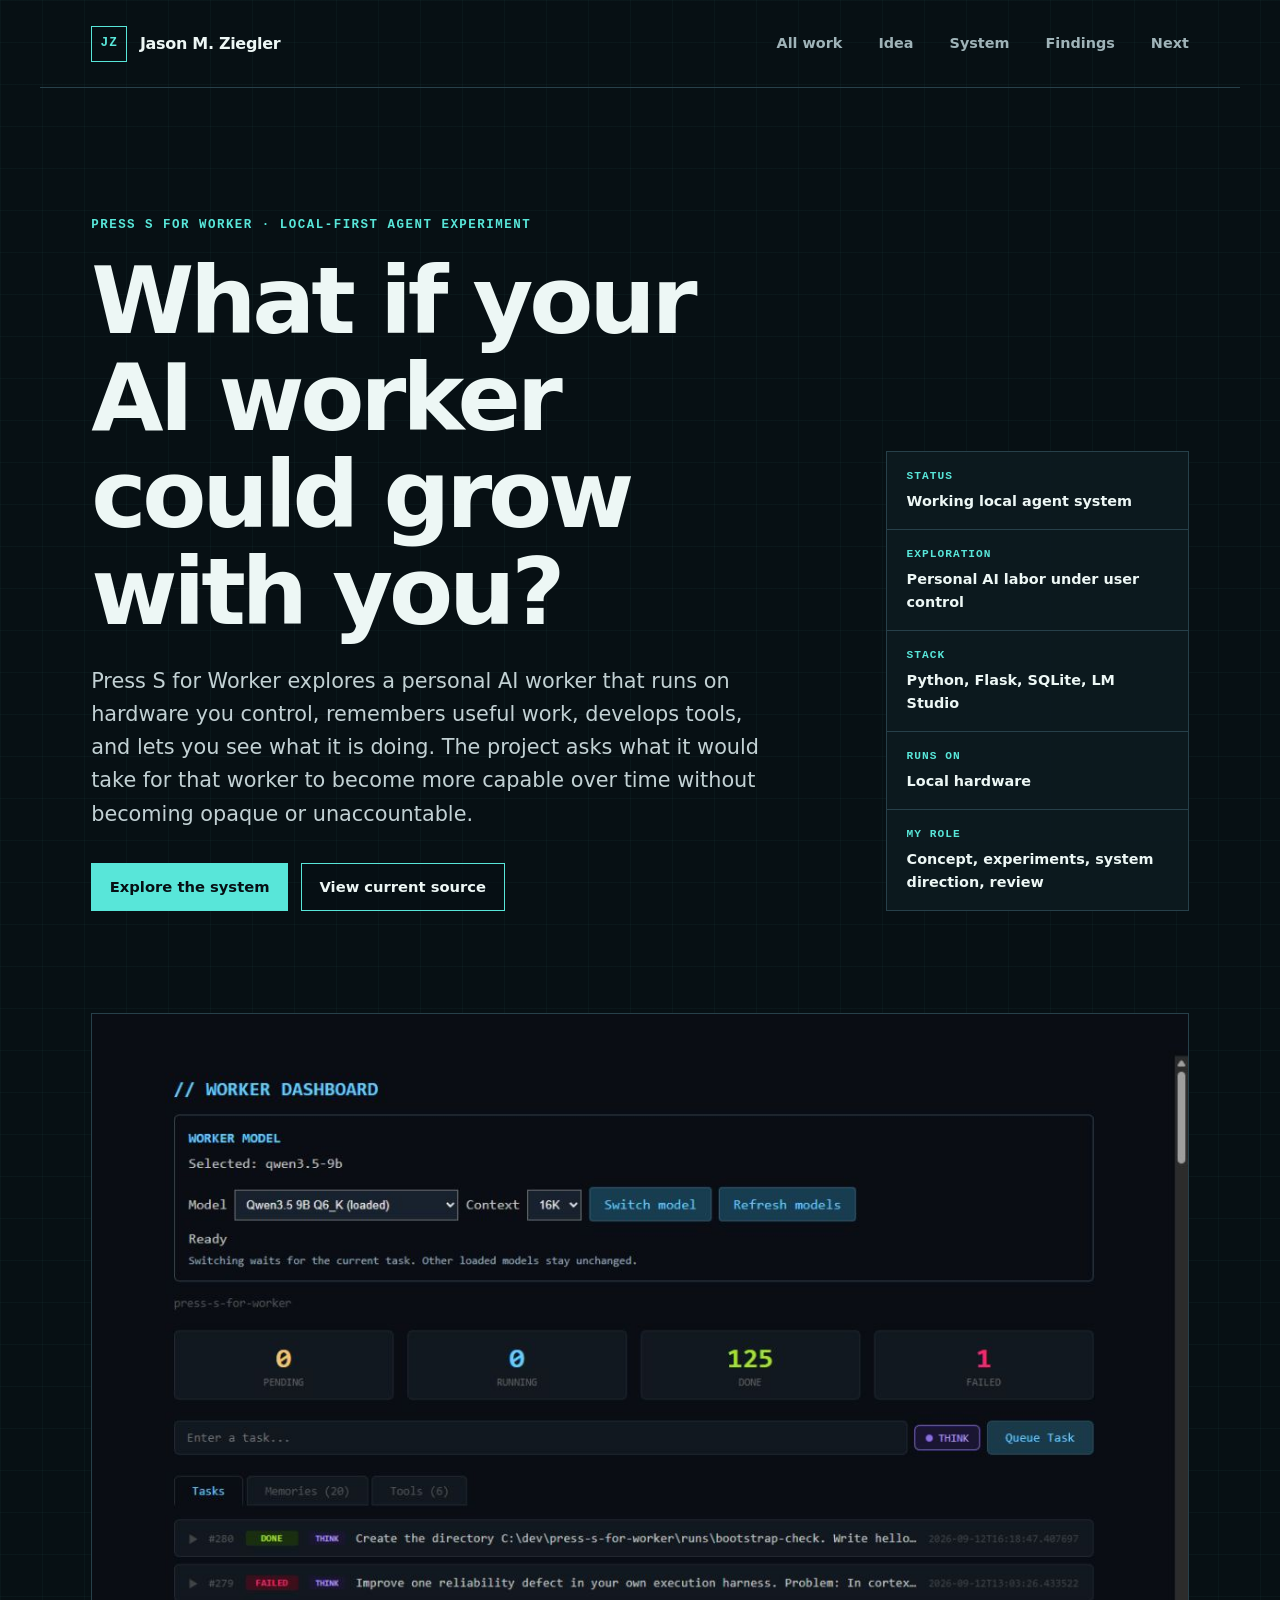
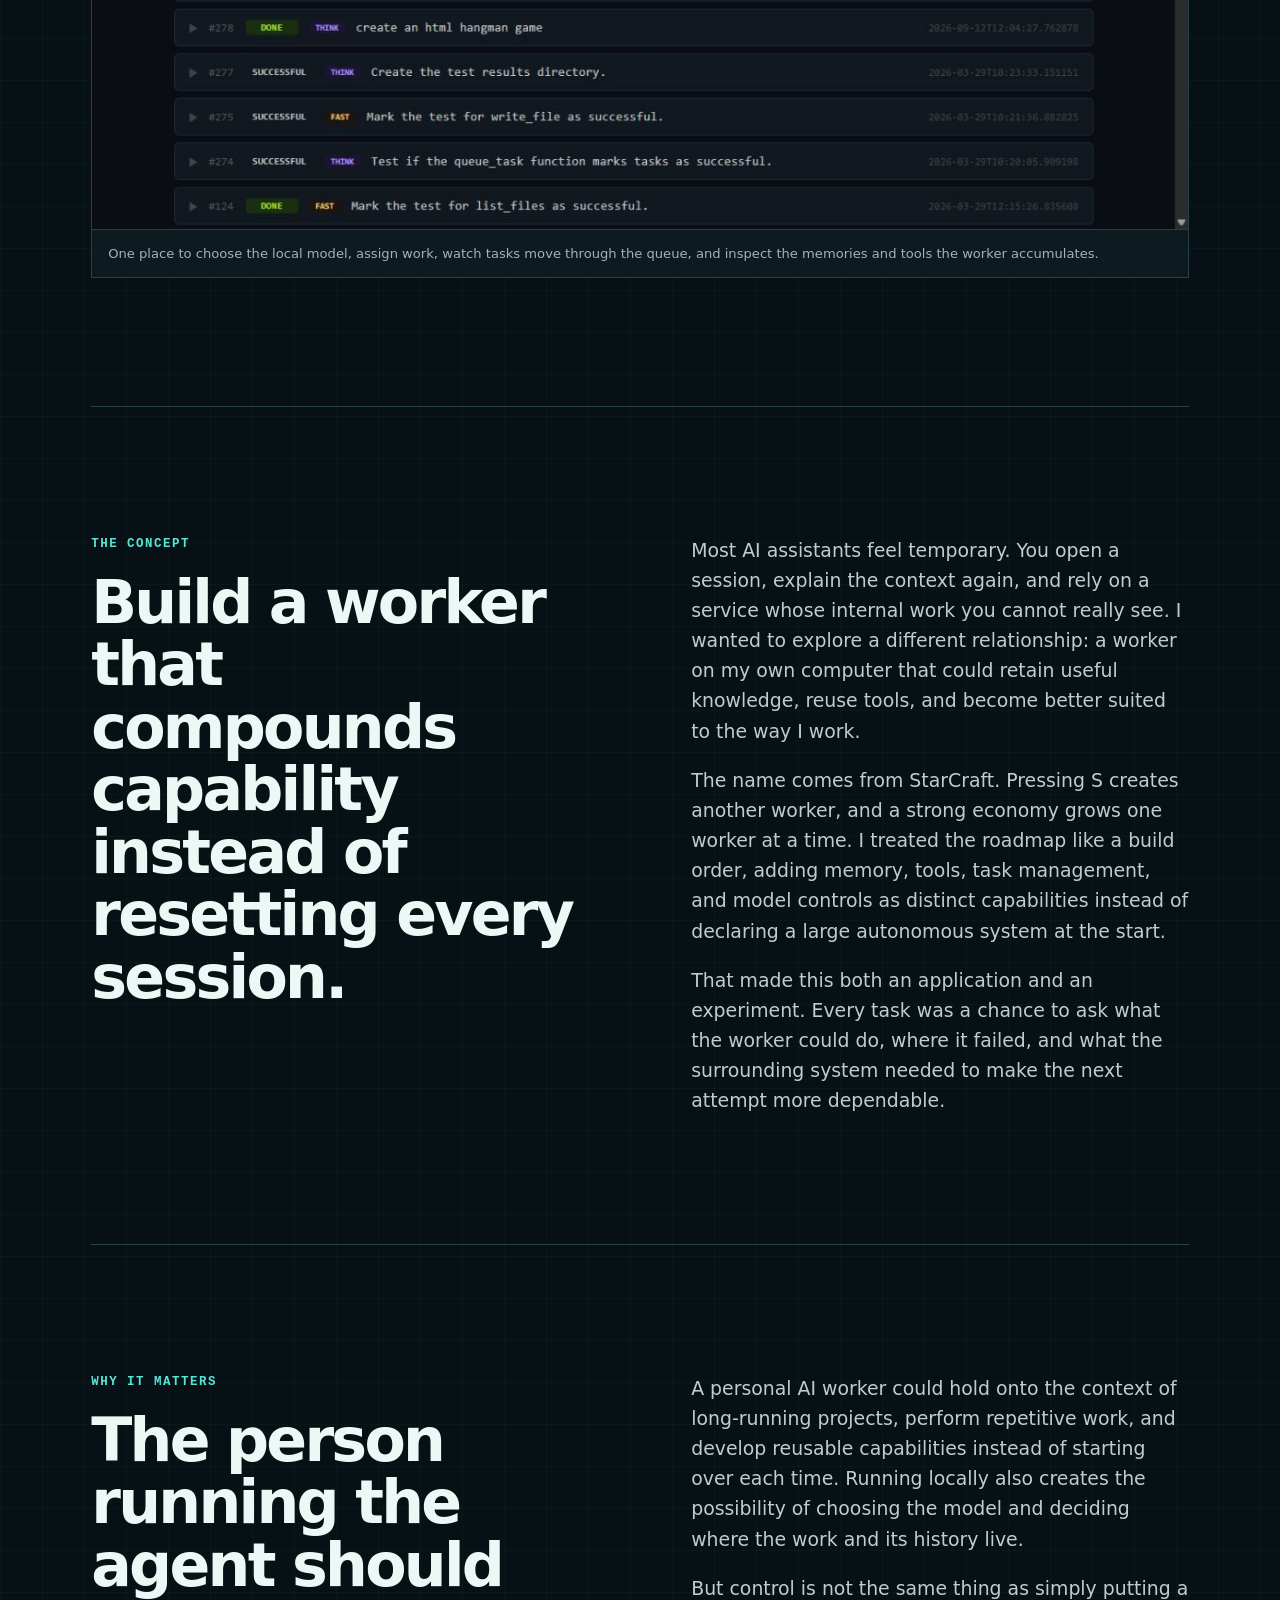
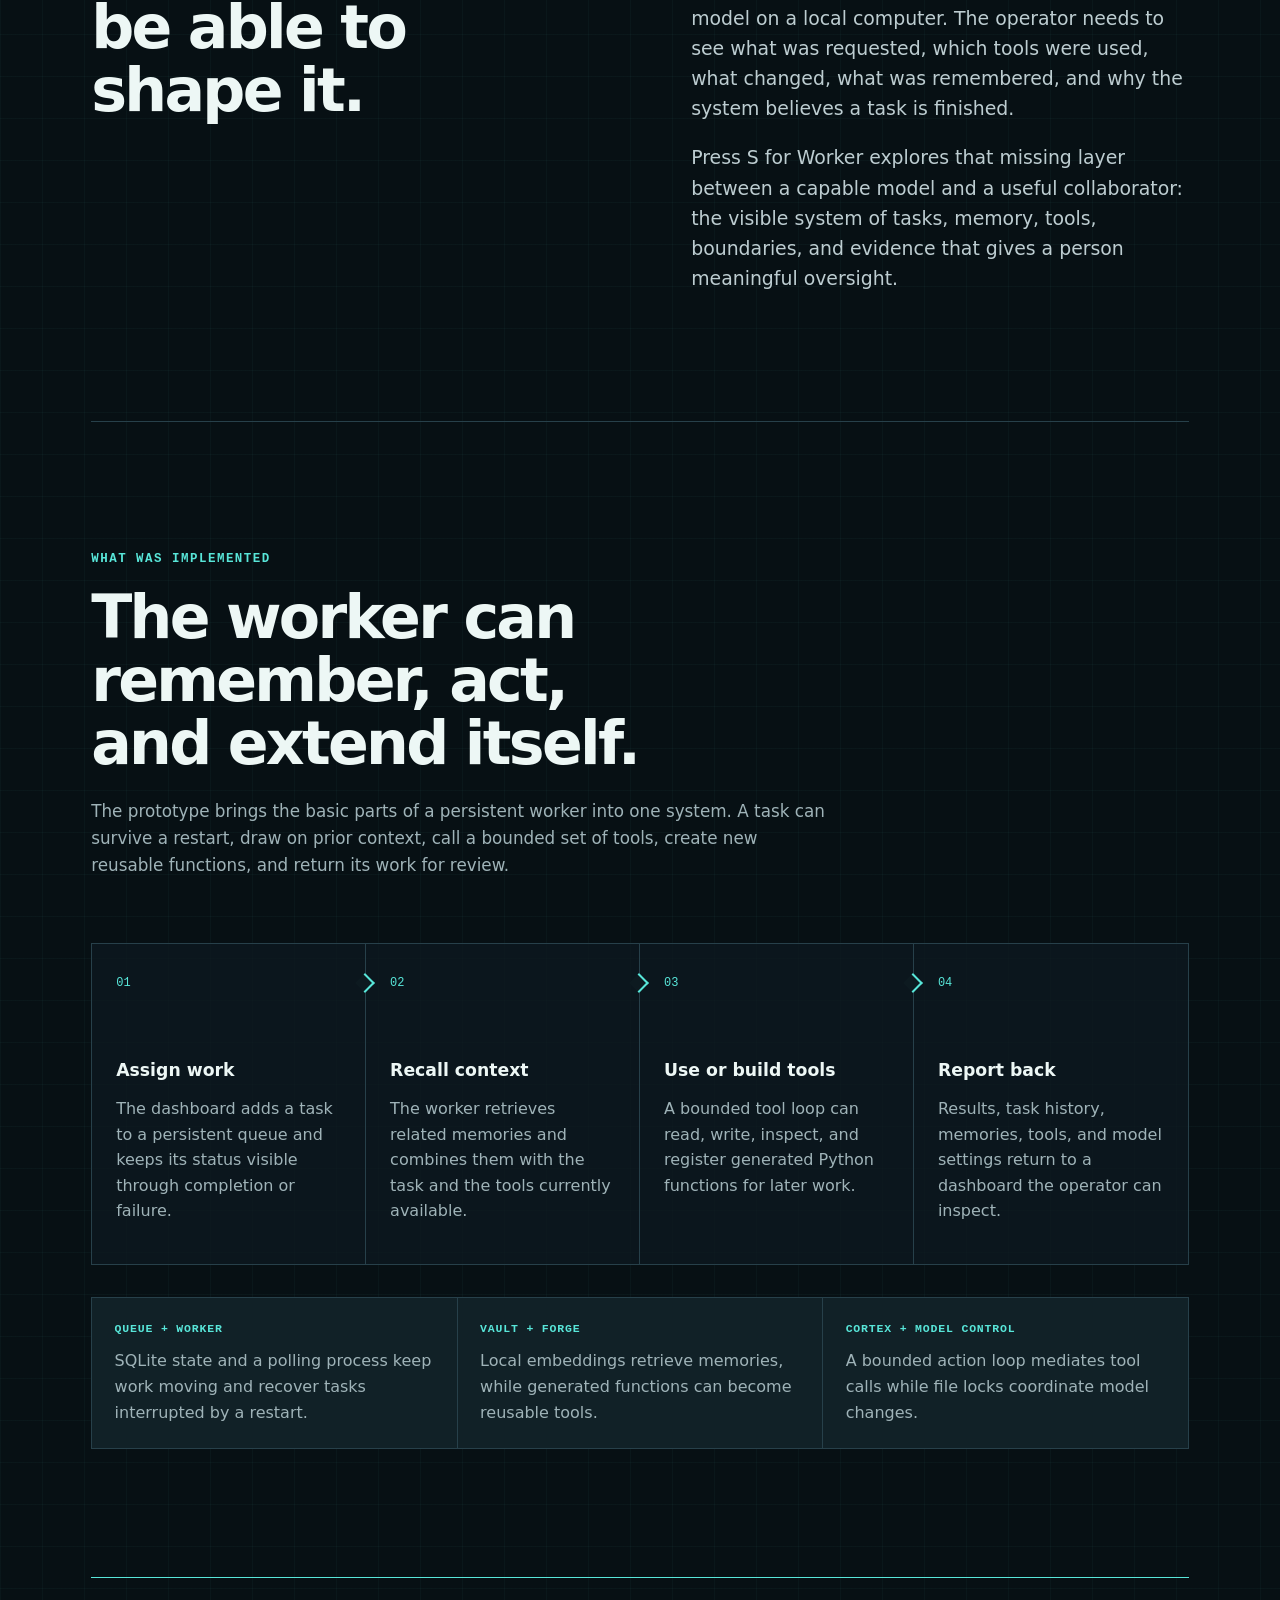
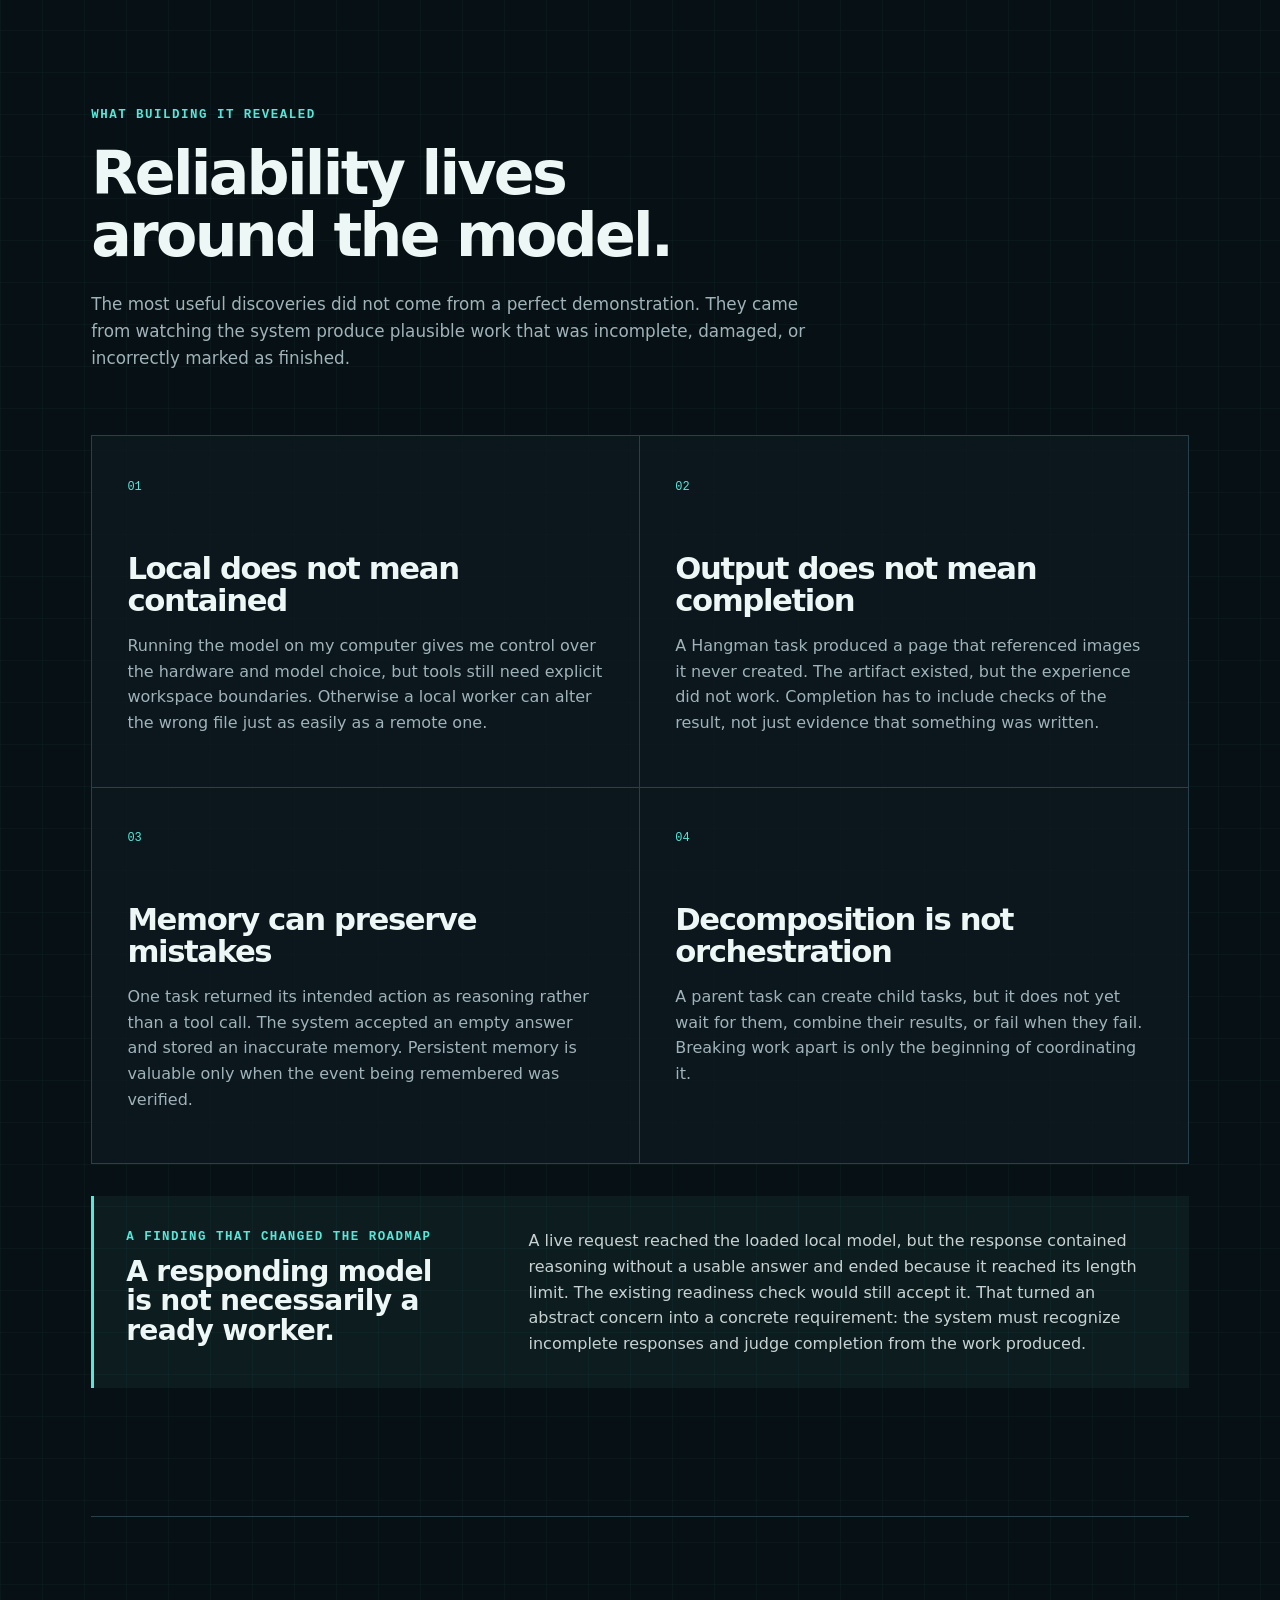
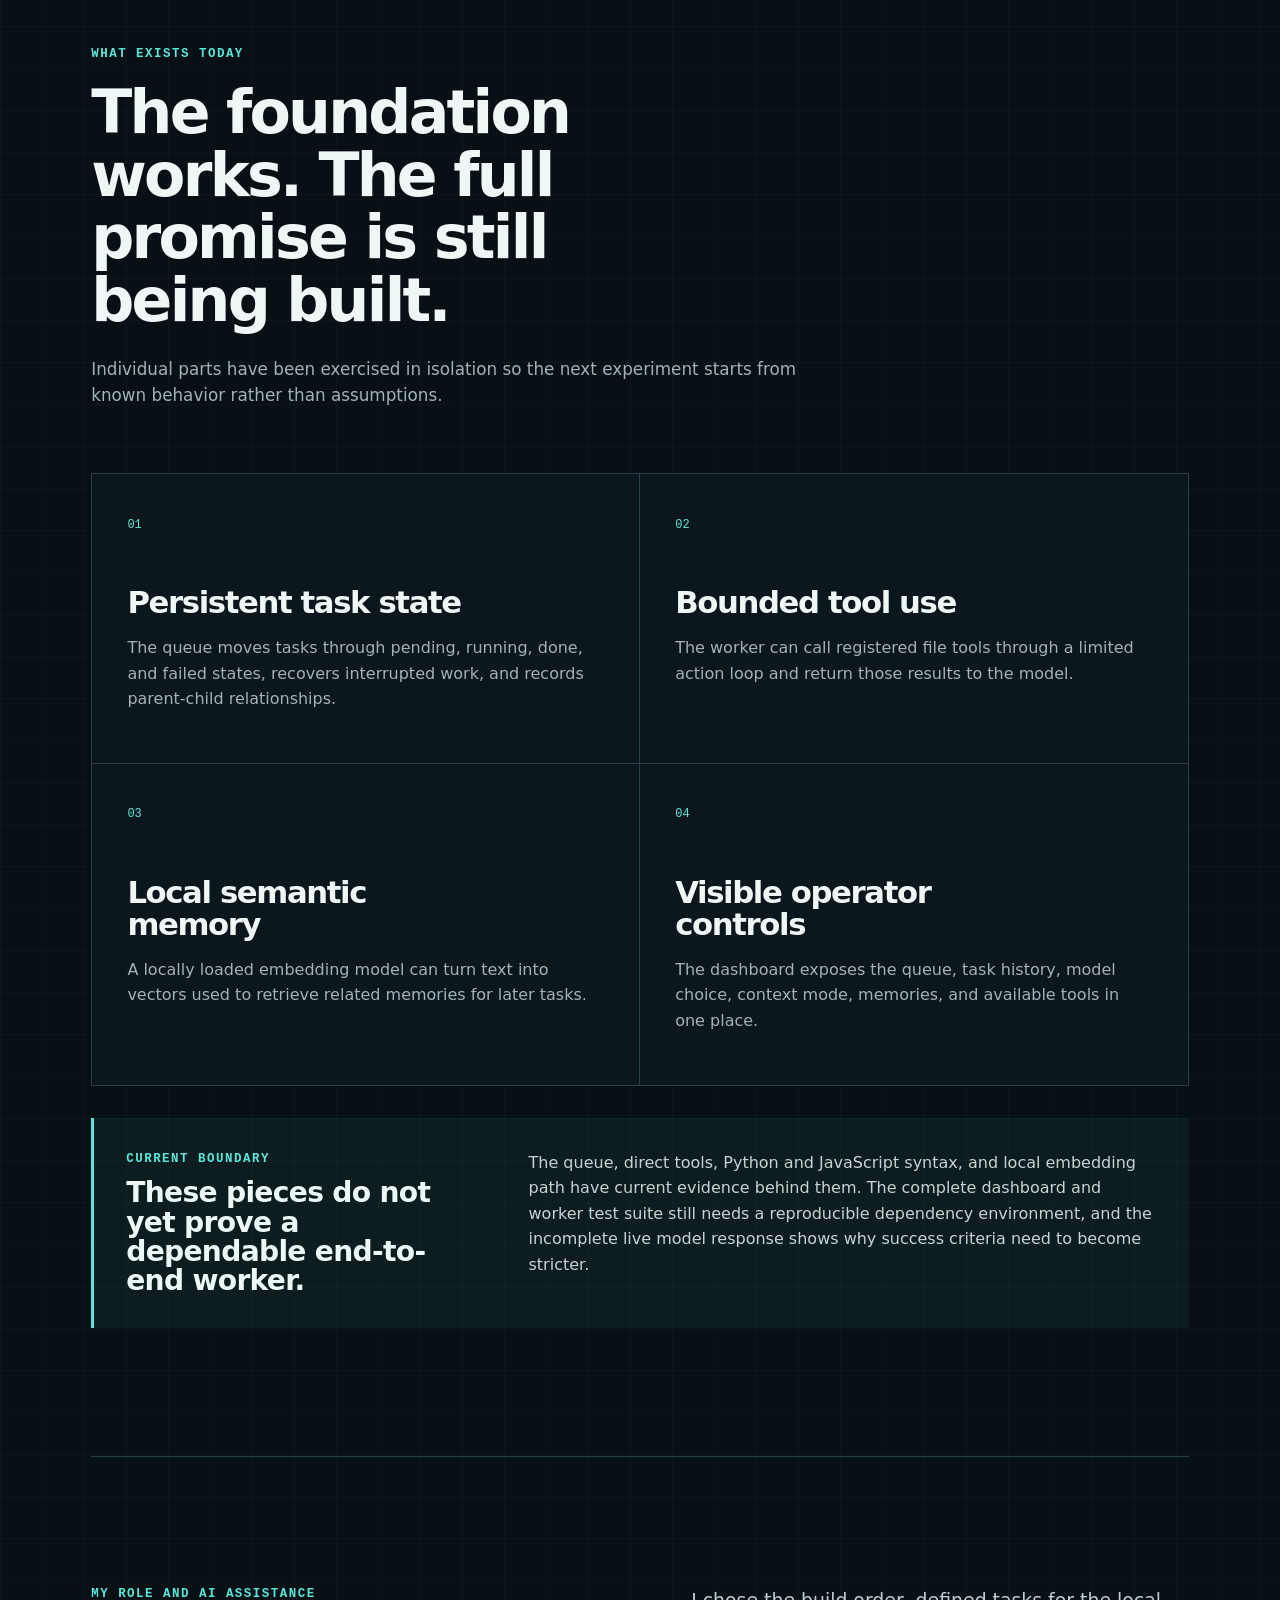
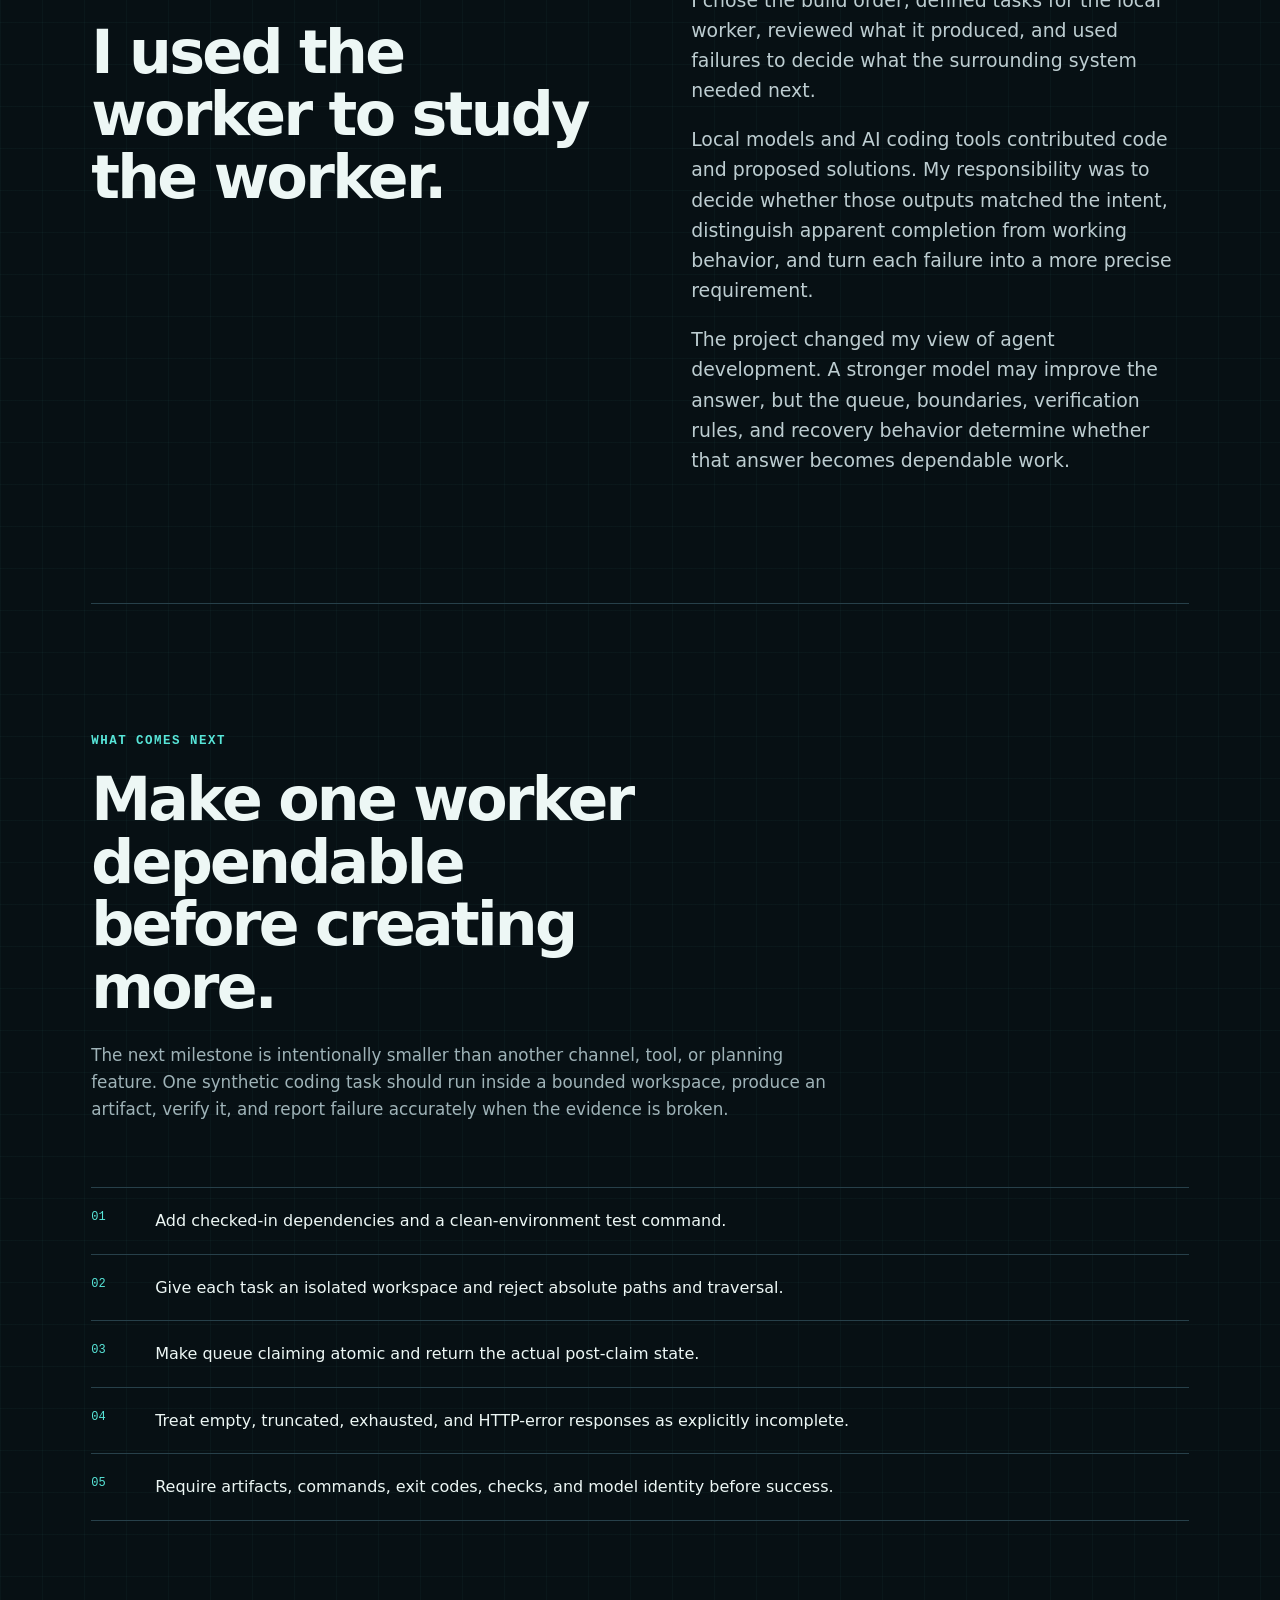
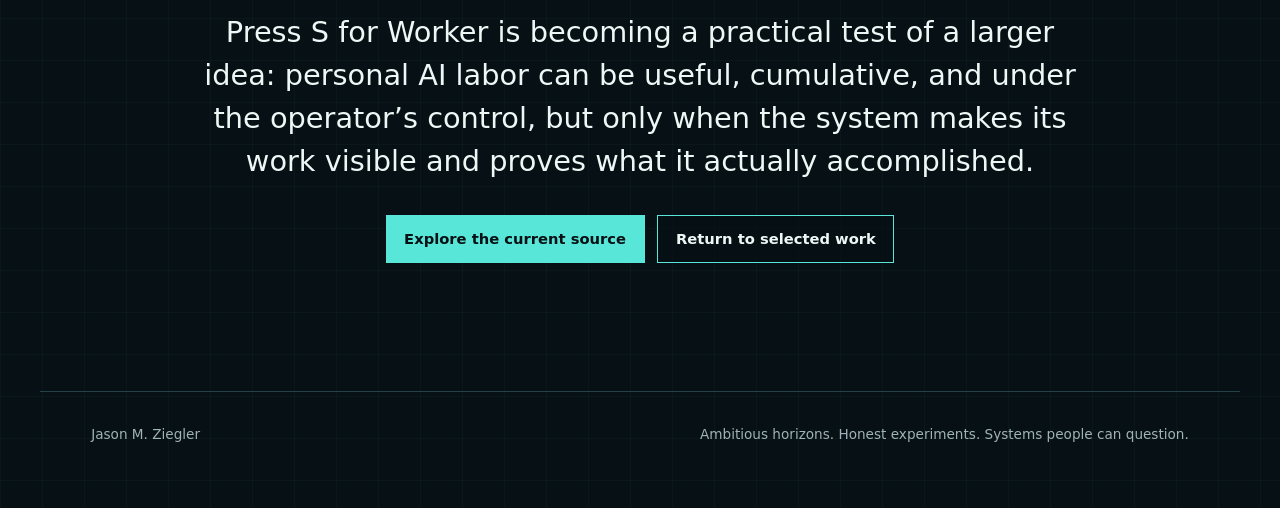
<file: press-s-for-worker.html>
<!doctype html>
<html lang="en">
<head>
  <meta charset="utf-8">
  <meta name="viewport" content="width=device-width, initial-scale=1">
  <meta name="description" content="Press S for Worker explores what a personal AI worker could become when it runs locally, remembers useful work, builds tools, and remains visible to its operator.">
  <meta name="theme-color" content="#071014">
  <title>Press S for Worker case study | Jason M. Ziegler</title>
  <link rel="icon" type="image/svg+xml" href="data:image/svg+xml,%3Csvg xmlns='http://www.w3.org/2000/svg' viewBox='0 0 64 64'%3E%3Crect width='64' height='64' rx='12' fill='%23071014'/%3E%3Cpath d='M17 17h30v9H27v8h15v9H27v4H17V17Z' fill='%2358e6d9'/%3E%3C/svg%3E">
  <link rel="stylesheet" href="styles.css?v=4">
</head>
<body class="case-study-page">
  <a class="skip-link" href="#case-study">Skip to case study</a>

  <header class="site-header">
    <a class="wordmark" href="index.html" aria-label="Jason M. Ziegler, home">
      <span class="wordmark-mark" aria-hidden="true">JZ</span>
      <span>Jason M. Ziegler</span>
    </a>
    <nav aria-label="Case study navigation">
      <a href="index.html#work">All work</a>
      <a href="#idea">Idea</a>
      <a href="#system">System</a>
      <a href="#findings">Findings</a>
      <a href="#next">Next</a>
    </nav>
  </header>

  <main id="case-study">
    <section class="case-hero" aria-labelledby="case-title">
      <div>
        <p class="eyebrow">Press S for Worker · Local-first agent experiment</p>
        <h1 id="case-title">What if your AI worker could grow with you?</h1>
        <p class="hero-summary">Press S for Worker explores a personal AI worker that runs on hardware you control, remembers useful work, develops tools, and lets you see what it is doing. The project asks what it would take for that worker to become more capable over time without becoming opaque or unaccountable.</p>
        <div class="hero-actions">
          <a class="button button-primary" href="#system">Explore the system</a>
          <a class="button button-secondary" href="https://github.com/jasonmziegler/press-s-for-worker/tree/safety/desktop-state-2026-09-26">View current source</a>
        </div>
      </div>
      <aside class="case-facts" aria-label="Project facts">
        <p><span>Status</span><strong>Working local agent system</strong></p>
        <p><span>Exploration</span><strong>Personal AI labor under user control</strong></p>
        <p><span>Stack</span><strong>Python, Flask, SQLite, LM Studio</strong></p>
        <p><span>Runs on</span><strong>Local hardware</strong></p>
        <p><span>My role</span><strong>Concept, experiments, system direction, review</strong></p>
      </aside>
    </section>

    <figure class="case-image">
      <img src="assets/press-s-dashboard.png" alt="Press S for Worker dashboard showing local-model selection, context controls, queue status, task entry, and recent task history.">
      <figcaption>One place to choose the local model, assign work, watch tasks move through the queue, and inspect the memories and tools the worker accumulates.</figcaption>
    </figure>

    <section class="case-section case-origin" id="idea" aria-labelledby="idea-title">
      <div class="case-section-heading">
        <p class="eyebrow">The concept</p>
        <h2 id="idea-title">Build a worker that compounds capability instead of resetting every session.</h2>
      </div>
      <div class="case-prose">
        <p>Most AI assistants feel temporary. You open a session, explain the context again, and rely on a service whose internal work you cannot really see. I wanted to explore a different relationship: a worker on my own computer that could retain useful knowledge, reuse tools, and become better suited to the way I work.</p>
        <p>The name comes from StarCraft. Pressing S creates another worker, and a strong economy grows one worker at a time. I treated the roadmap like a build order, adding memory, tools, task management, and model controls as distinct capabilities instead of declaring a large autonomous system at the start.</p>
        <p>That made this both an application and an experiment. Every task was a chance to ask what the worker could do, where it failed, and what the surrounding system needed to make the next attempt more dependable.</p>
      </div>
    </section>

    <section class="case-section case-origin" aria-labelledby="importance-title">
      <div class="case-section-heading">
        <p class="eyebrow">Why it matters</p>
        <h2 id="importance-title">The person running the agent should be able to shape it.</h2>
      </div>
      <div class="case-prose">
        <p>A personal AI worker could hold onto the context of long-running projects, perform repetitive work, and develop reusable capabilities instead of starting over each time. Running locally also creates the possibility of choosing the model and deciding where the work and its history live.</p>
        <p>But control is not the same thing as simply putting a model on a local computer. The operator needs to see what was requested, which tools were used, what changed, what was remembered, and why the system believes a task is finished.</p>
        <p>Press S for Worker explores that missing layer between a capable model and a useful collaborator: the visible system of tasks, memory, tools, boundaries, and evidence that gives a person meaningful oversight.</p>
      </div>
    </section>

    <section class="case-section" id="system" aria-labelledby="system-title">
      <div class="case-section-heading">
        <p class="eyebrow">What was implemented</p>
        <h2 id="system-title">The worker can remember, act, and extend itself.</h2>
        <p>The prototype brings the basic parts of a persistent worker into one system. A task can survive a restart, draw on prior context, call a bounded set of tools, create new reusable functions, and return its work for review.</p>
      </div>
      <ol class="system-flow" aria-label="Press S task flow">
        <li><span>01</span><strong>Assign work</strong><p>The dashboard adds a task to a persistent queue and keeps its status visible through completion or failure.</p></li>
        <li><span>02</span><strong>Recall context</strong><p>The worker retrieves related memories and combines them with the task and the tools currently available.</p></li>
        <li><span>03</span><strong>Use or build tools</strong><p>A bounded tool loop can read, write, inspect, and register generated Python functions for later work.</p></li>
        <li><span>04</span><strong>Report back</strong><p>Results, task history, memories, tools, and model settings return to a dashboard the operator can inspect.</p></li>
      </ol>
      <div class="architecture-band" aria-label="Supporting systems">
        <p><span>Queue + Worker</span>SQLite state and a polling process keep work moving and recover tasks interrupted by a restart.</p>
        <p><span>Vault + Forge</span>Local embeddings retrieve memories, while generated functions can become reusable tools.</p>
        <p><span>Cortex + Model control</span>A bounded action loop mediates tool calls while file locks coordinate model changes.</p>
      </div>
    </section>

    <section class="case-section verification-section" id="findings" aria-labelledby="findings-title">
      <div class="case-section-heading">
        <p class="eyebrow">What building it revealed</p>
        <h2 id="findings-title">Reliability lives around the model.</h2>
        <p>The most useful discoveries did not come from a perfect demonstration. They came from watching the system produce plausible work that was incomplete, damaged, or incorrectly marked as finished.</p>
      </div>
      <div class="evidence-grid failure-grid">
        <article><span>01</span><h3>Local does not mean contained</h3><p>Running the model on my computer gives me control over the hardware and model choice, but tools still need explicit workspace boundaries. Otherwise a local worker can alter the wrong file just as easily as a remote one.</p></article>
        <article><span>02</span><h3>Output does not mean completion</h3><p>A Hangman task produced a page that referenced images it never created. The artifact existed, but the experience did not work. Completion has to include checks of the result, not just evidence that something was written.</p></article>
        <article><span>03</span><h3>Memory can preserve mistakes</h3><p>One task returned its intended action as reasoning rather than a tool call. The system accepted an empty answer and stored an inaccurate memory. Persistent memory is valuable only when the event being remembered was verified.</p></article>
        <article><span>04</span><h3>Decomposition is not orchestration</h3><p>A parent task can create child tasks, but it does not yet wait for them, combine their results, or fail when they fail. Breaking work apart is only the beginning of coordinating it.</p></article>
      </div>
      <div class="technical-note">
        <div>
          <p class="eyebrow">A finding that changed the roadmap</p>
          <h3>A responding model is not necessarily a ready worker.</h3>
        </div>
        <p>A live request reached the loaded local model, but the response contained reasoning without a usable answer and ended because it reached its length limit. The existing readiness check would still accept it. That turned an abstract concern into a concrete requirement: the system must recognize incomplete responses and judge completion from the work produced.</p>
      </div>
    </section>

    <section class="case-section" aria-labelledby="working-title">
      <div class="case-section-heading">
        <p class="eyebrow">What exists today</p>
        <h2 id="working-title">The foundation works. The full promise is still being built.</h2>
        <p>Individual parts have been exercised in isolation so the next experiment starts from known behavior rather than assumptions.</p>
      </div>
      <div class="proof-grid">
        <article><span>01</span><h3>Persistent task state</h3><p>The queue moves tasks through pending, running, done, and failed states, recovers interrupted work, and records parent-child relationships.</p></article>
        <article><span>02</span><h3>Bounded tool use</h3><p>The worker can call registered file tools through a limited action loop and return those results to the model.</p></article>
        <article><span>03</span><h3>Local semantic memory</h3><p>A locally loaded embedding model can turn text into vectors used to retrieve related memories for later tasks.</p></article>
        <article><span>04</span><h3>Visible operator controls</h3><p>The dashboard exposes the queue, task history, model choice, context mode, memories, and available tools in one place.</p></article>
      </div>
      <div class="technical-note">
        <div>
          <p class="eyebrow">Current boundary</p>
          <h3>These pieces do not yet prove a dependable end-to-end worker.</h3>
        </div>
        <p>The queue, direct tools, Python and JavaScript syntax, and local embedding path have current evidence behind them. The complete dashboard and worker test suite still needs a reproducible dependency environment, and the incomplete live model response shows why success criteria need to become stricter.</p>
      </div>
    </section>

    <section class="case-section collaboration-section" aria-labelledby="role-title">
      <div class="case-section-heading">
        <p class="eyebrow">My role and AI assistance</p>
        <h2 id="role-title">I used the worker to study the worker.</h2>
      </div>
      <div class="case-prose">
        <p>I chose the build order, defined tasks for the local worker, reviewed what it produced, and used failures to decide what the surrounding system needed next.</p>
        <p>Local models and AI coding tools contributed code and proposed solutions. My responsibility was to decide whether those outputs matched the intent, distinguish apparent completion from working behavior, and turn each failure into a more precise requirement.</p>
        <p>The project changed my view of agent development. A stronger model may improve the answer, but the queue, boundaries, verification rules, and recovery behavior determine whether that answer becomes dependable work.</p>
      </div>
    </section>

    <section class="case-section" id="next" aria-labelledby="next-title">
      <div class="case-section-heading">
        <p class="eyebrow">What comes next</p>
        <h2 id="next-title">Make one worker dependable before creating more.</h2>
        <p>The next milestone is intentionally smaller than another channel, tool, or planning feature. One synthetic coding task should run inside a bounded workspace, produce an artifact, verify it, and report failure accurately when the evidence is broken.</p>
      </div>
      <ul class="next-list">
        <li><span>01</span><p>Add checked-in dependencies and a clean-environment test command.</p></li>
        <li><span>02</span><p>Give each task an isolated workspace and reject absolute paths and traversal.</p></li>
        <li><span>03</span><p>Make queue claiming atomic and return the actual post-claim state.</p></li>
        <li><span>04</span><p>Treat empty, truncated, exhausted, and HTTP-error responses as explicitly incomplete.</p></li>
        <li><span>05</span><p>Require artifacts, commands, exit codes, checks, and model identity before success.</p></li>
      </ul>
      <div class="case-closing">
        <p>Press S for Worker is becoming a practical test of a larger idea: personal AI labor can be useful, cumulative, and under the operator’s control, but only when the system makes its work visible and proves what it actually accomplished.</p>
        <div class="hero-actions">
          <a class="button button-primary" href="https://github.com/jasonmziegler/press-s-for-worker/tree/safety/desktop-state-2026-09-26">Explore the current source</a>
          <a class="button button-secondary" href="index.html#work">Return to selected work</a>
        </div>
      </div>
    </section>
  </main>

  <footer>
    <p>Jason M. Ziegler</p>
    <p>Ambitious horizons. Honest experiments. Systems people can question.</p>
  </footer>
</body>
</html>
</file>
<file: styles.css>
:root {
  color-scheme: dark;
  --ink: #071014;
  --ink-soft: #0d1a20;
  --panel: #102129;
  --line: #27404a;
  --paper: #edf7f5;
  --muted: #9fb3b8;
  --signal: #58e6d9;
  --signal-dark: #0a4746;
  --warning: #f1c875;
  --max-width: 1200px;
  --gutter: clamp(1.25rem, 4vw, 3.5rem);
}

* { box-sizing: border-box; }
html { scroll-behavior: smooth; }
body {
  margin: 0;
  min-width: 20rem;
  background: linear-gradient(rgba(88, 230, 217, 0.035) 1px, transparent 1px), linear-gradient(90deg, rgba(88, 230, 217, 0.035) 1px, transparent 1px), var(--ink);
  background-size: 42px 42px;
  color: var(--paper);
  font-family: Inter, ui-sans-serif, system-ui, -apple-system, BlinkMacSystemFont, "Segoe UI", sans-serif;
  font-size: 1rem;
  line-height: 1.6;
}
a { color: inherit; }
a:focus-visible { outline: 3px solid var(--warning); outline-offset: 4px; }
.skip-link { position: fixed; z-index: 20; top: .75rem; left: .75rem; padding: .75rem 1rem; background: var(--paper); color: var(--ink); font-weight: 750; transform: translateY(-200%); }
.skip-link:focus { transform: translateY(0); }
.site-header, main, footer { width: min(100%, var(--max-width)); margin-inline: auto; }
.site-header { display: flex; align-items: center; justify-content: space-between; min-height: 5.5rem; padding-inline: var(--gutter); border-bottom: 1px solid var(--line); }
.wordmark { display: inline-flex; align-items: center; gap: .8rem; text-decoration: none; font-weight: 760; letter-spacing: -.02em; }
.wordmark-mark { display: grid; width: 2.25rem; aspect-ratio: 1; place-items: center; border: 1px solid var(--signal); color: var(--signal); font-family: ui-monospace, "Cascadia Code", monospace; font-size: .8rem; letter-spacing: .08em; }
nav { display: flex; gap: clamp(1rem, 3vw, 2.25rem); }
nav a { color: var(--muted); font-size: .9rem; font-weight: 650; text-decoration: none; }
nav a:hover { color: var(--signal); }
.hero { display: grid; grid-template-columns: minmax(0, 1.55fr) minmax(18rem, .75fr); gap: clamp(2rem, 7vw, 6rem); min-height: 39rem; align-items: center; padding: clamp(4rem, 9vw, 8rem) var(--gutter); }
.eyebrow { margin: 0 0 1rem; color: var(--signal); font-family: ui-monospace, "Cascadia Code", monospace; font-size: .78rem; font-weight: 700; letter-spacing: .12em; text-transform: uppercase; }
h1, h2, h3, p { margin-top: 0; }
h1, h2, h3 { line-height: 1.04; letter-spacing: -.045em; }
h1 { max-width: 13ch; margin-bottom: 1.5rem; font-size: clamp(3rem, 7.3vw, 6.4rem); font-weight: 780; }
h2 { font-size: clamp(2.2rem, 4.7vw, 4.4rem); }
h3 { margin-bottom: 1rem; font-size: clamp(1.8rem, 3vw, 2.7rem); }
.working-title { display: block; margin-top: .55rem; color: var(--muted); font-family: ui-monospace, "Cascadia Code", monospace; font-size: .7rem; font-weight: 700; letter-spacing: .1em; text-transform: uppercase; }
.hero-summary { max-width: 42rem; margin-bottom: 2rem; color: #c2d1d4; font-size: clamp(1.05rem, 2vw, 1.3rem); }
.hero-actions, .contact-links { display: flex; flex-wrap: wrap; gap: .8rem; }
.button { display: inline-flex; min-height: 3rem; align-items: center; justify-content: center; padding: .7rem 1.1rem; border: 1px solid var(--signal); font-size: .92rem; font-weight: 750; text-decoration: none; }
.button-primary { background: var(--signal); color: var(--ink); }
.button-primary:hover { background: #85fff2; }
.button-secondary { background: rgba(7,16,20,.55); color: var(--paper); }
.button-secondary:hover { background: var(--signal-dark); }
.signal-board { position: relative; padding: 1.2rem; border: 1px solid var(--line); background: rgba(13,26,32,.88); box-shadow: 1.25rem 1.25rem 0 rgba(88,230,217,.06); }
.signal-board::before { position: absolute; inset: -1px -1px auto auto; width: 3.5rem; height: 3px; background: var(--signal); content: ""; }
.signal-heading { display: flex; justify-content: space-between; padding-bottom: .9rem; border-bottom: 1px solid var(--line); color: var(--muted); font-family: ui-monospace, "Cascadia Code", monospace; font-size: .75rem; letter-spacing: .12em; text-transform: uppercase; }
.signal-pulse { width: .55rem; height: .55rem; border-radius: 50%; background: var(--signal); box-shadow: 0 0 0 .35rem rgba(88,230,217,.1); }
.signal-board ul, .project-proof { margin: 0; padding: 0; list-style: none; }
.signal-board li { display: grid; grid-template-columns: 2.25rem 1fr; gap: .7rem; padding: 1.1rem 0; border-bottom: 1px solid var(--line); }
.signal-board li:last-child { border-bottom: 0; }
.signal-number { color: var(--signal); font-family: ui-monospace, "Cascadia Code", monospace; font-size: .78rem; }
.signal-board strong, .signal-board small { display: block; }
.signal-board small { margin-top: .2rem; color: var(--muted); font-size: .85rem; }
.work-section, .ideas-section, .approach-section, .about-section, .contact-section { margin-inline: var(--gutter); border-top: 1px solid var(--line); }
.work-section { padding: clamp(4rem, 8vw, 7rem) 0; }
.section-heading { display: grid; grid-template-columns: 1.2fr .8fr; gap: 3rem; align-items: end; margin-bottom: 3rem; }
.section-heading h2 { max-width: 13ch; margin-bottom: 0; }
.section-heading > p { max-width: 34rem; margin-bottom: .5rem; color: var(--muted); font-size: 1.05rem; }
.project-grid { display: grid; grid-template-columns: repeat(2, minmax(0, 1fr)); gap: 1rem; }
.project-card { position: relative; min-height: 31rem; overflow: hidden; padding: clamp(1.4rem, 3vw, 2.4rem); border: 1px solid var(--line); background: rgba(13,26,32,.94); }
.project-card-featured { grid-column: span 2; min-height: 27rem; padding-right: min(34%, 24rem); background: linear-gradient(120deg, var(--panel) 0 68%, var(--signal-dark) 68% 100%); }
.project-card:hover { border-color: var(--signal); }
.project-meta { display: flex; flex-wrap: wrap; justify-content: space-between; gap: .7rem; margin-bottom: 4.5rem; color: var(--muted); font-family: ui-monospace, "Cascadia Code", monospace; font-size: .76rem; }
.status { color: var(--paper); }
.status::before { display: inline-block; width: .5rem; height: .5rem; margin-right: .45rem; border-radius: 50%; background: currentColor; content: ""; }
.status-active { color: var(--signal); }
.status-review { color: var(--warning); }
.project-index { position: absolute; right: 1.4rem; bottom: -2.6rem; color: rgba(237,247,245,.055); font-family: ui-monospace, "Cascadia Code", monospace; font-size: 10rem; font-weight: 800; line-height: 1; }
.project-card h3, .project-card > p, .project-proof, .text-link { position: relative; z-index: 1; }
.project-card > p { max-width: 44rem; color: #bdcdd1; }
.project-proof { display: flex; flex-wrap: wrap; gap: .5rem; margin: 1.5rem 0 2rem; }
.project-proof li { padding: .35rem .6rem; border: 1px solid var(--line); color: var(--muted); font-size: .78rem; }
.text-link { display: inline-block; color: var(--signal); font-weight: 750; text-underline-offset: .25rem; }
.text-link-muted { color: var(--muted); }
.project-links { position: relative; z-index: 1; display: flex; flex-wrap: wrap; gap: 1.25rem; }
.supporting-heading { display: flex; align-items: end; justify-content: space-between; gap: 2rem; margin: clamp(4rem, 8vw, 7rem) 0 1.5rem; }
.supporting-heading p { margin-bottom: 0; }
.supporting-heading > p:last-child { color: var(--muted); }
.supporting-grid { display: grid; grid-template-columns: repeat(3, minmax(0, 1fr)); border-top: 1px solid var(--line); border-bottom: 1px solid var(--line); }
.supporting-grid-two { grid-template-columns: repeat(2, minmax(0, 1fr)); }
.supporting-grid article { min-height: 19rem; padding: 1.6rem; border-right: 1px solid var(--line); background: rgba(7,16,20,.45); }
.supporting-grid article:last-child { border-right: 0; }
.supporting-grid article > span:first-child { color: var(--signal); font-family: ui-monospace, "Cascadia Code", monospace; font-size: .75rem; letter-spacing: .06em; text-transform: uppercase; }
.supporting-grid h3 { margin: 2.5rem 0 1rem; font-size: clamp(1.5rem, 2.5vw, 2.1rem); }
.supporting-grid p { color: var(--muted); }
.supporting-grid strong, .supporting-grid a { color: var(--paper); font-size: .82rem; font-weight: 750; text-underline-offset: .25rem; }
.ideas-section { padding: clamp(5rem, 10vw, 9rem) 0; }
.lineage { display: grid; grid-template-columns: repeat(3, minmax(0, 1fr)); border: 1px solid var(--line); background: rgba(13,26,32,.72); }
.lineage article { position: relative; min-height: 29rem; padding: clamp(1.4rem, 3vw, 2.2rem); border-right: 1px solid var(--line); }
.lineage article:last-child { border-right: 0; }
.lineage article:not(:last-child)::after { position: absolute; z-index: 2; top: 2.1rem; right: -.45rem; width: .8rem; height: .8rem; border-top: 2px solid var(--signal); border-right: 2px solid var(--signal); background: var(--ink-soft); content: ""; transform: rotate(45deg); }
.lineage-number { color: rgba(88,230,217,.18); font-family: ui-monospace, "Cascadia Code", monospace; font-size: 4.5rem; font-weight: 800; line-height: 1; }
.lineage-type { margin: 2.5rem 0 .7rem; color: var(--signal); font-family: ui-monospace, "Cascadia Code", monospace; font-size: .75rem; letter-spacing: .08em; text-transform: uppercase; }
.lineage h3 { font-size: clamp(1.8rem, 3vw, 2.5rem); }
.lineage article > p:not(.lineage-type) { color: #bdcdd1; }
.lineage article > span { position: absolute; right: clamp(1.4rem, 3vw, 2.2rem); bottom: 1.8rem; left: clamp(1.4rem, 3vw, 2.2rem); padding-top: 1rem; border-top: 1px solid var(--line); color: var(--muted); font-size: .82rem; font-weight: 700; }
.lineage-thesis { max-width: 58rem; margin: 2.5rem auto 0; color: var(--paper); font-size: clamp(1.15rem, 2.2vw, 1.5rem); line-height: 1.55; text-align: center; }
.approach-section { position: relative; display: grid; grid-template-columns: 1fr 1fr; gap: clamp(2rem, 8vw, 7rem); padding: clamp(5rem, 10vw, 9rem) 0; }
.section-marker { position: absolute; top: 0; right: 0; padding: .45rem .65rem; background: var(--paper); color: var(--ink); font-family: ui-monospace, "Cascadia Code", monospace; font-size: .7rem; font-weight: 800; letter-spacing: .12em; }
.approach-copy h2 { max-width: 12ch; }
.approach-copy > p:last-child, .about-grid p, .contact-section > p { color: var(--muted); font-size: 1.05rem; }
.approach-steps { margin: 0; padding: 0; list-style: none; }
.approach-steps li { display: grid; grid-template-columns: 2rem 1fr; gap: 0 1rem; padding: 1.4rem 0; border-bottom: 1px solid var(--line); }
.approach-steps span { grid-row: span 2; color: var(--signal); font-family: ui-monospace, "Cascadia Code", monospace; font-size: .76rem; }
.approach-steps p { margin: .35rem 0 0; color: var(--muted); }
.about-section { padding: clamp(4rem, 8vw, 7rem) 0; }
.about-grid { display: grid; grid-template-columns: 1.15fr .85fr; gap: clamp(2rem, 8vw, 7rem); }
.about-grid h2 { margin-bottom: 0; }
.contact-section { padding: clamp(5rem, 10vw, 9rem) 0; text-align: center; }
.contact-section h2 { margin-bottom: 1rem; }
.contact-section > p { max-width: 42rem; margin: 0 auto 2rem; }
.contact-links { justify-content: center; }
footer { display: flex; justify-content: space-between; gap: 2rem; padding: 2rem var(--gutter) 3rem; border-top: 1px solid var(--line); color: var(--muted); font-size: .85rem; }

/* Case studies */
.case-hero { display: grid; grid-template-columns: minmax(0, 1.4fr) minmax(18rem, .6fr); gap: clamp(2rem, 7vw, 6rem); align-items: end; padding: clamp(5rem, 10vw, 9rem) var(--gutter) clamp(4rem, 8vw, 7rem); }
.case-hero h1 { max-width: 12ch; }
.case-facts { border: 1px solid var(--line); background: rgba(13,26,32,.9); }
.case-facts p { display: grid; gap: .25rem; margin: 0; padding: 1rem 1.2rem; border-bottom: 1px solid var(--line); }
.case-facts p:last-child { border-bottom: 0; }
.case-facts span { color: var(--signal); font-family: ui-monospace, "Cascadia Code", monospace; font-size: .7rem; font-weight: 700; letter-spacing: .09em; text-transform: uppercase; }
.case-facts strong { color: var(--paper); font-size: .9rem; }
.case-image { margin: 0 var(--gutter) clamp(5rem, 10vw, 9rem); border: 1px solid var(--line); background: #000; }
.case-image img { display: block; width: 100%; height: auto; }
.case-image figcaption { padding: .8rem 1rem; border-top: 1px solid var(--line); background: var(--ink-soft); color: var(--muted); font-size: .82rem; }
.case-section { margin-inline: var(--gutter); padding: clamp(5rem, 10vw, 9rem) 0; border-top: 1px solid var(--line); }
.case-section-heading { max-width: 58rem; margin-bottom: clamp(2rem, 5vw, 4rem); }
.case-section-heading h2 { max-width: 14ch; margin-bottom: 1.5rem; }
.case-section-heading > p:last-child:not(.eyebrow) { max-width: 46rem; color: var(--muted); font-size: 1.05rem; }
.case-origin { display: grid; grid-template-columns: 1fr 1fr; gap: clamp(2rem, 8vw, 7rem); }
.case-origin .case-section-heading { margin-bottom: 0; }
.case-prose { max-width: 47rem; }
.case-prose p { color: #bdcdd1; font-size: clamp(1.05rem, 1.7vw, 1.18rem); }
.case-prose p:last-child { margin-bottom: 0; }
.case-prose cite, .project-card cite { font-style: italic; }
.system-flow { display: grid; grid-template-columns: repeat(4, minmax(0, 1fr)); margin: 0; padding: 0; border: 1px solid var(--line); list-style: none; }
.system-flow li { position: relative; min-height: 20rem; padding: 1.5rem; border-right: 1px solid var(--line); background: rgba(13,26,32,.72); }
.system-flow li:last-child { border-right: 0; }
.system-flow li:not(:last-child)::after { position: absolute; z-index: 2; top: 2rem; right: -.42rem; width: .75rem; height: .75rem; border-top: 2px solid var(--signal); border-right: 2px solid var(--signal); background: var(--ink-soft); content: ""; transform: rotate(45deg); }
.system-flow span, .evidence-grid article > span, .next-list span { color: var(--signal); font-family: ui-monospace, "Cascadia Code", monospace; font-size: .75rem; }
.system-flow strong { display: block; margin: 4rem 0 .7rem; font-size: 1.08rem; }
.system-flow p { color: var(--muted); }
.evidence-grid { display: grid; grid-template-columns: repeat(2, minmax(0, 1fr)); border: 1px solid var(--line); }
.evidence-grid article { min-height: 19rem; padding: clamp(1.4rem, 3vw, 2.2rem); border-right: 1px solid var(--line); border-bottom: 1px solid var(--line); background: rgba(13,26,32,.72); }
.evidence-grid article:nth-child(2n) { border-right: 0; }
.evidence-grid article:nth-last-child(-n+2) { border-bottom: 0; }
.evidence-grid h3 { margin: 3.5rem 0 1rem; font-size: clamp(1.5rem, 2.4vw, 2.1rem); }
.evidence-grid p { color: var(--muted); }
.verification-section { border-top-color: var(--signal); }
.proof-grid { display: grid; grid-template-columns: repeat(2, minmax(0, 1fr)); border: 1px solid var(--line); }
.proof-grid article { min-height: 18rem; padding: clamp(1.4rem, 3vw, 2.2rem); border-right: 1px solid var(--line); border-bottom: 1px solid var(--line); background: rgba(13,26,32,.72); }
.proof-grid article:nth-child(2n) { border-right: 0; }
.proof-grid article:nth-last-child(-n+2) { border-bottom: 0; }
.proof-grid article > span { color: var(--signal); font-family: ui-monospace, "Cascadia Code", monospace; font-size: .75rem; }
.proof-grid h3 { max-width: 16ch; margin: 3.25rem 0 1rem; font-size: clamp(1.5rem, 2.4vw, 2.1rem); }
.proof-grid p { color: var(--muted); }
.proof-sequence { margin-top: clamp(3rem, 7vw, 6rem); }
.proof-sequence-heading { display: grid; grid-template-columns: .7fr 1.3fr; gap: .5rem clamp(1.5rem, 5vw, 4rem); align-items: start; margin-bottom: 2rem; }
.proof-sequence-heading .eyebrow { grid-column: 1 / -1; margin-bottom: .35rem; }
.proof-sequence-heading h3 { max-width: 18ch; margin: 0; font-size: clamp(1.8rem, 3vw, 2.7rem); letter-spacing: -.035em; }
.proof-sequence-heading > p:last-child { max-width: 44rem; margin: 0; color: var(--muted); }
.proof-sequence-grid { display: grid; grid-template-columns: repeat(2, minmax(0, 1fr)); gap: 1px; border: 1px solid var(--line); background: var(--line); }
.proof-sequence-grid figure { margin: 0; background: var(--ink-soft); }
.proof-sequence-grid a { display: block; overflow: hidden; background: #000; }
.proof-sequence-grid img { display: block; width: 100%; height: auto; aspect-ratio: 16 / 9; object-fit: contain; transition: opacity .2s ease, transform .2s ease; }
.proof-sequence-grid a:hover img, .proof-sequence-grid a:focus-visible img { opacity: .86; transform: scale(1.01); }
.proof-sequence-grid figcaption { min-height: 8.5rem; padding: 1.2rem; color: var(--muted); font-size: .9rem; }
.proof-sequence-grid figcaption span { display: block; margin-bottom: .7rem; color: var(--signal); font-family: ui-monospace, "Cascadia Code", monospace; font-size: .72rem; font-weight: 700; letter-spacing: .06em; text-transform: uppercase; }
.architecture-band { display: grid; grid-template-columns: repeat(3, minmax(0, 1fr)); gap: 1px; margin-top: 2rem; border: 1px solid var(--line); background: var(--line); }
.architecture-band p { margin: 0; padding: 1.4rem; background: rgba(13,26,32,.82); color: var(--muted); }
.architecture-band span { display: block; margin-bottom: .6rem; color: var(--signal); font-family: ui-monospace, "Cascadia Code", monospace; font-size: .72rem; font-weight: 700; letter-spacing: .07em; text-transform: uppercase; }
.failure-grid article { min-height: 19rem; }
.technical-note code { color: var(--paper); font-family: ui-monospace, "Cascadia Code", monospace; font-size: .9em; }
.technical-note { display: grid; grid-template-columns: .7fr 1.3fr; gap: clamp(1.5rem, 5vw, 4rem); margin-top: 2rem; padding: clamp(1.4rem, 3vw, 2rem); border-left: 3px solid var(--signal); background: rgba(88,230,217,.055); }
.technical-note .eyebrow { margin-bottom: .55rem; }
.technical-note h3 { margin-bottom: 0; font-size: clamp(1.4rem, 2.2vw, 1.9rem); letter-spacing: -.025em; }
.technical-note > p { margin-bottom: 0; color: #c8d2d3; }
.experiment-path { margin: 0; padding: 0; border-top: 1px solid var(--line); list-style: none; }
.experiment-path li { display: grid; grid-template-columns: minmax(8rem, .35fr) 1fr; gap: clamp(1.5rem, 5vw, 4rem); align-items: baseline; padding: 1.4rem 0; border-bottom: 1px solid var(--line); }
.experiment-path span { color: var(--signal); font-family: ui-monospace, "Cascadia Code", monospace; font-size: .75rem; font-weight: 700; letter-spacing: .06em; text-transform: uppercase; }
.experiment-path strong { max-width: 50rem; font-size: clamp(1.05rem, 2vw, 1.35rem); font-weight: 650; }
.collaboration-section { display: grid; grid-template-columns: 1fr 1fr; gap: clamp(2rem, 8vw, 7rem); }
.collaboration-section .case-section-heading { margin-bottom: 0; }
.next-list { margin: 0; padding: 0; border-top: 1px solid var(--line); list-style: none; }
.next-list li { display: grid; grid-template-columns: 3rem 1fr; gap: 1rem; padding: 1.25rem 0; border-bottom: 1px solid var(--line); }
.next-list p { margin: 0; }
.case-closing { max-width: 55rem; margin: clamp(3rem, 7vw, 6rem) auto 0; text-align: center; }
.case-closing > p { font-size: clamp(1.3rem, 2.5vw, 1.8rem); line-height: 1.5; }
.case-closing .hero-actions { justify-content: center; margin-top: 2rem; }
@media (max-width: 800px) {
  .site-header { align-items: flex-start; flex-direction: column; gap: 1rem; padding-block: 1rem; }
  nav { width: 100%; overflow-x: auto; padding-bottom: .2rem; }
  .hero, .section-heading, .approach-section, .about-grid, .case-hero, .case-origin, .collaboration-section { grid-template-columns: 1fr; }
  .hero { min-height: auto; padding-block: 4.5rem; }
  .project-card-featured { padding-right: clamp(1.4rem, 3vw, 2.4rem); background: var(--panel); }
  .section-heading { gap: 1rem; }
  .supporting-grid { grid-template-columns: 1fr; }
  .supporting-grid article { min-height: auto; border-right: 0; border-bottom: 1px solid var(--line); }
  .supporting-grid article:last-child { border-bottom: 0; }
  .lineage { grid-template-columns: 1fr; }
  .lineage article { min-height: auto; padding-bottom: 6rem; border-right: 0; border-bottom: 1px solid var(--line); }
  .lineage article:last-child { border-bottom: 0; }
  .lineage article:not(:last-child)::after { top: auto; right: 2rem; bottom: -.45rem; transform: rotate(135deg); }
  .system-flow { grid-template-columns: 1fr 1fr; }
  .system-flow li:nth-child(2) { border-right: 0; }
  .system-flow li { min-height: 16rem; border-bottom: 1px solid var(--line); }
  .system-flow li:nth-last-child(-n+2) { border-bottom: 0; }
  .system-flow li::after { display: none; }
  .proof-sequence-heading, .technical-note { grid-template-columns: 1fr; }
  .architecture-band { grid-template-columns: 1fr; }
}
@media (max-width: 620px) {
  .wordmark-mark { width: 2rem; }
  nav { gap: 1.2rem; }
  h1 { font-size: clamp(2.8rem, 14vw, 4.5rem); }
  .project-grid { grid-template-columns: 1fr; }
  .project-card, .project-card-featured { grid-column: auto; min-height: auto; }
  .project-meta { margin-bottom: 3rem; }
  .project-index { font-size: 7rem; }
  .supporting-heading { align-items: flex-start; flex-direction: column; gap: .3rem; }
  .system-flow, .evidence-grid, .proof-grid { grid-template-columns: 1fr; }
  .system-flow li, .system-flow li:nth-child(2), .evidence-grid article, .evidence-grid article:nth-child(2n), .evidence-grid article:nth-last-child(-n+2), .proof-grid article, .proof-grid article:nth-child(2n), .proof-grid article:nth-last-child(-n+2) { min-height: auto; border-right: 0; border-bottom: 1px solid var(--line); }
  .system-flow li:last-child, .evidence-grid article:last-child, .proof-grid article:last-child { border-bottom: 0; }
  .system-flow strong { margin-top: 2rem; }
  .proof-grid h3 { margin-top: 2rem; }
  .proof-sequence-grid { grid-template-columns: 1fr; }
  .proof-sequence-grid figcaption { min-height: 0; }
  .experiment-path li { grid-template-columns: 1fr; gap: .55rem; }
  footer { flex-direction: column; }
}
@media (prefers-reduced-motion: reduce) { html { scroll-behavior: auto; } }
</file>
